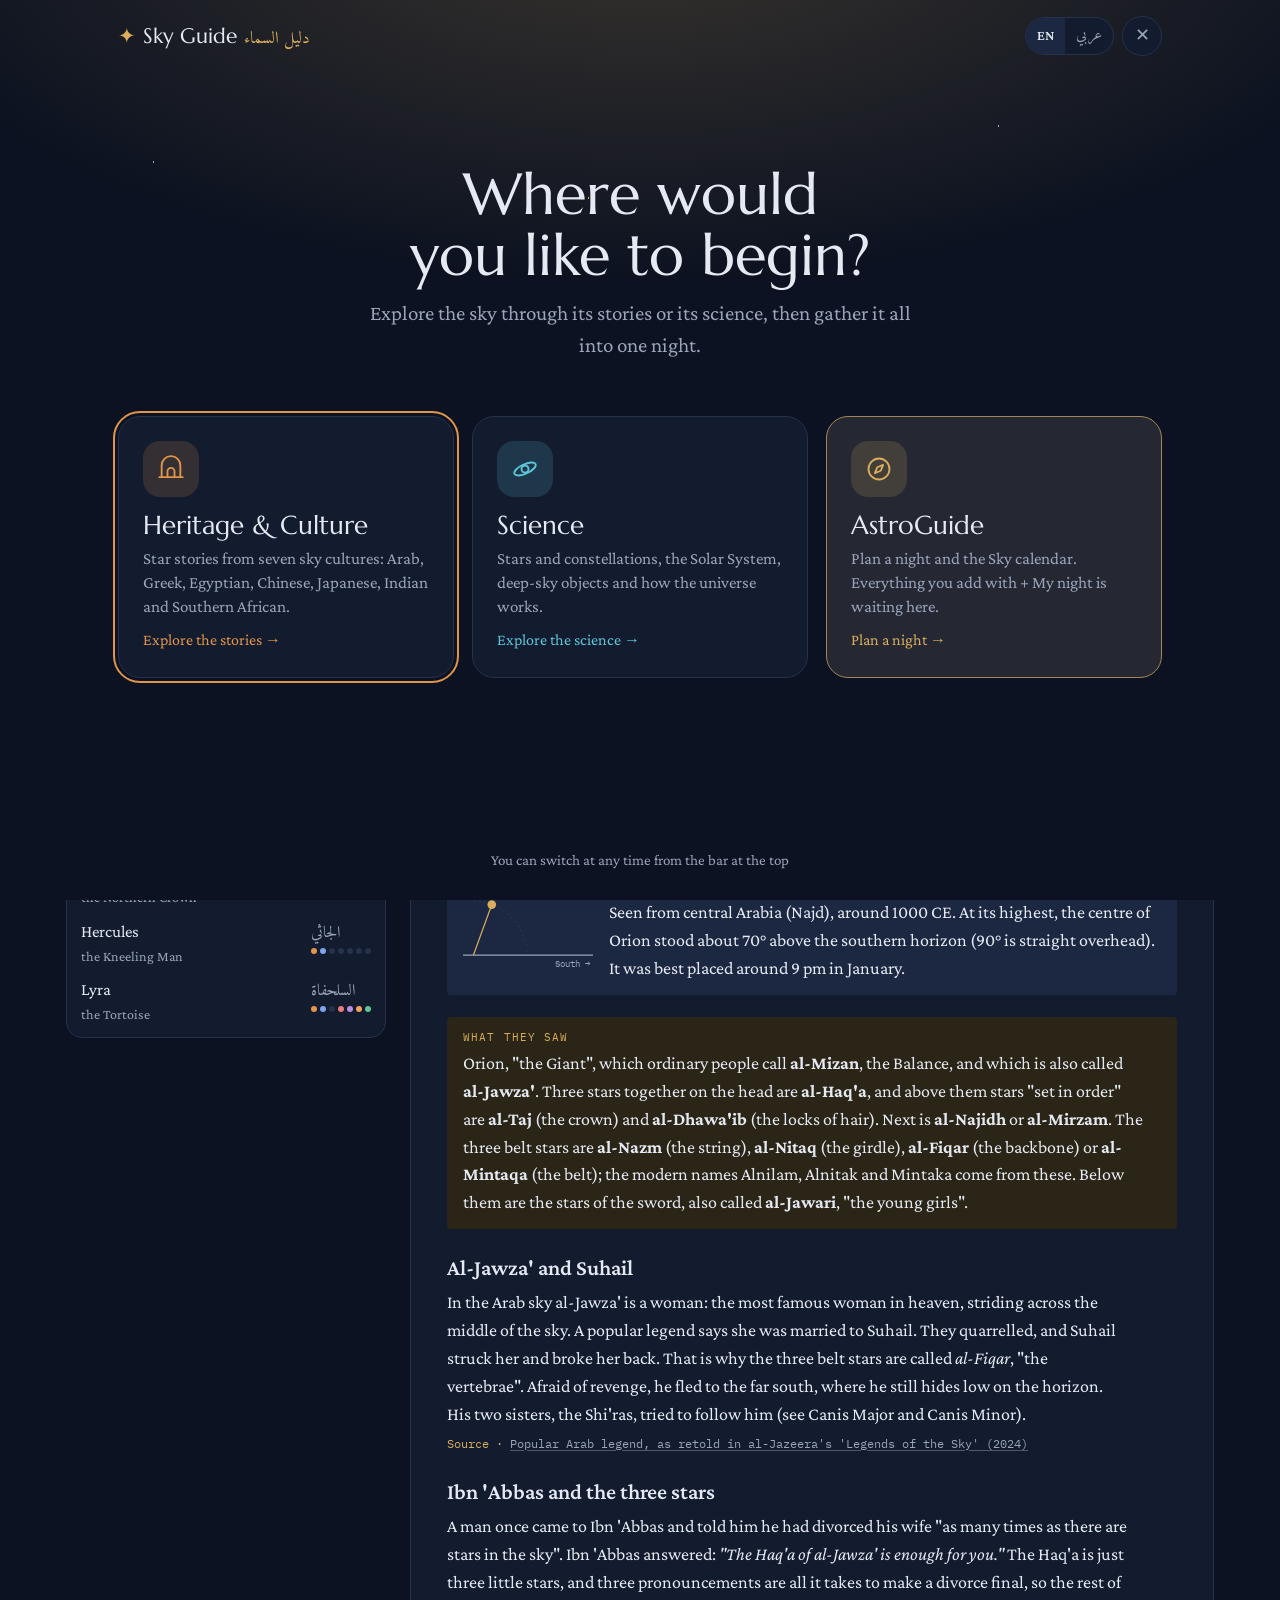
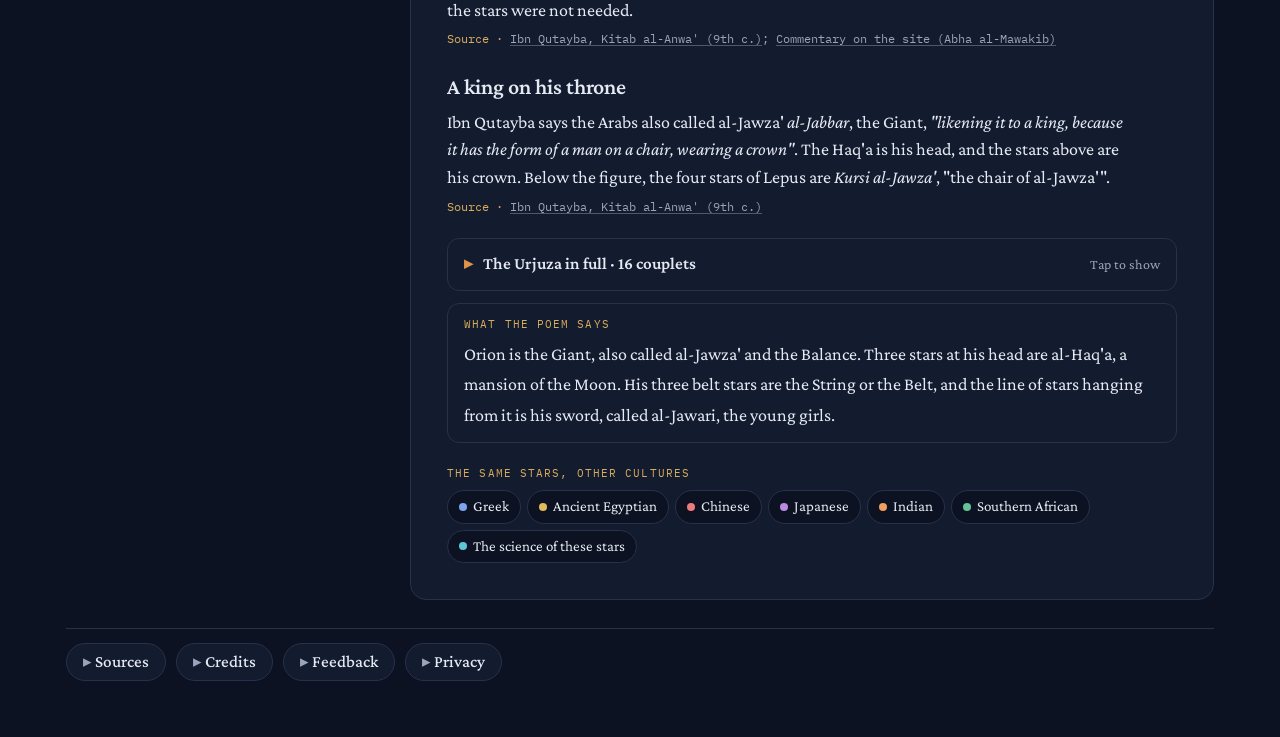
<file: index.html>
<!doctype html>
<html lang="en">
<head>
<meta charset="utf-8">
<meta name="viewport" content="width=device-width, initial-scale=1, viewport-fit=cover">
<title>Sky Guide</title>
<link rel="manifest" href="manifest.webmanifest">
<meta name="theme-color" content="#121a33">
<meta name="mobile-web-app-capable" content="yes">
<meta name="apple-mobile-web-app-capable" content="yes">
<meta name="apple-mobile-web-app-status-bar-style" content="black">
<meta name="apple-mobile-web-app-title" content="Sky Guide">
<link rel="apple-touch-icon" href="icons/apple-touch-icon.png">
<link rel="icon" type="image/png" sizes="192x192" href="icons/icon-192.png">
<script>try{var ic=localStorage.getItem('osms-icon');if(ic&&/^[a-z]+$/.test(ic)&&ic!=='classic'){document.querySelector('link[rel=manifest]').href='manifest-'+ic+'.webmanifest';document.querySelector('link[rel=apple-touch-icon]').href='icons/choice/'+ic+'-180.png';}window.__iconAtLoad=ic||'classic';}catch(e){window.__iconAtLoad='classic';}</script>
<meta name="claude:viewport-fit-sides" content="cover">
<link rel="stylesheet" href="assets/site.b1e5af79.css">
<script>/* outside the real site (for example a preview), the font files are not next to the page, so borrow them from Google Fonts */
if (!/^(yousef-ay12\.github\.io|localhost|127\.0\.0\.1)$/.test(location.hostname)) { var gf = document.createElement('link'); gf.rel = 'stylesheet'; gf.href = "https://fonts.googleapis.com/css2?family=Marcellus&family=Crimson+Pro:ital,wght@0,400;0,600;1,400&family=IBM+Plex+Mono:wght@400;500&family=Amiri:wght@400;700&family=Noto+Serif:ital@0;1&family=Noto+Serif+SC:wght@400&family=Noto+Serif+JP:wght@400&family=Tiro+Devanagari+Sanskrit&display=swap"; document.head.appendChild(gf); }</script>
</head>
<body>

<header class="top" id="top"><div class="hd-in">
    <h1 class="brand"><button type="button" id="brandbtn" class="brandbtn"><span class="b-star" aria-hidden="true">✦</span><span class="b-en">Sky Guide</span><span class="b-ar" lang="ar">دليل السماء</span></button></h1>
    <nav class="mainnav" id="mainnav" aria-label="Sections"></nav>
    <div class="hdtools">
      <div class="hlang" role="group" aria-label="Language"><button type="button" data-hlang="en" aria-pressed="true">EN</button><button type="button" data-hlang="ar" lang="ar" aria-pressed="false">عربي</button></div>
      <button type="button" class="setbtn skyhd" id="skyhd" data-psky="" aria-label="Sky map" title="Sky map: point your phone at the sky"><svg aria-hidden="true" width="18" height="18" viewBox="0 0 24 24" fill="none" stroke="currentColor" stroke-width="1.8" stroke-linecap="round" stroke-linejoin="round"><circle cx="12" cy="12" r="9"/><path d="M12 7.2l1.3 2.7 3 .4-2.2 2 .6 2.9L12 13.8l-2.7 1.4.6-2.9-2.2-2 3-.4z"/></svg><span class="setlbl">Sky map</span></button>
      <button type="button" class="setbtn kidhd" id="kidhd" data-kid aria-pressed="false" hidden><span aria-hidden="true">🧒</span><span class="setlbl">For kids</span></button>
      <button type="button" class="setbtn srchbtn" id="srchbtn" aria-label="Search the whole site"><svg aria-hidden="true" width="18" height="18" viewBox="0 0 24 24" fill="none" stroke="currentColor" stroke-width="2" stroke-linecap="round"><circle cx="11" cy="11" r="7"/><path d="M20 20l-4-4"/></svg><span class="setlbl">Search</span></button>
      <button type="button" class="setbtn" id="setbtn" aria-expanded="false" aria-controls="setpanel"><svg aria-hidden="true" width="18" height="18" viewBox="0 0 24 24" fill="none" stroke="currentColor" stroke-width="1.8" stroke-linecap="round"><path d="M4 7h10M18 7h2M4 17h4M12 17h8"/><circle cx="16" cy="7" r="2"/><circle cx="10" cy="17" r="2"/></svg><span class="setlbl">Settings</span></button>
    </div>
</div></header>
<div class="wrap">
  <div class="setpanel" id="setpanel" hidden>
    <div class="topmeta">
      <label class="skins" for="bgsel">Background
        <select id="bgsel">
          <option value="">Plain</option>
          <option value="stars">Starfield</option>
          <option value="milky">Milky Way glow</option>
          <option value="desert">Desert night</option>
          <option value="twilight">Twilight</option>
          <option value="chart">Star-chart paper</option>
          <option value="aurora">Aurora</option>
          <option value="nebula">Nebula</option>
          <option value="moon">Moonlit night</option>
          <option value="map">Constellation map</option>
          <option value="arabian">Arabian night</option>
          <option value="dawn">Dawn</option>
        </select>
      </label>
      <label class="skins" for="skin">Screen
        <select id="skin">
          <option value="">Automatic</option>
          <option value="light">Light</option>
          <option value="dark">Dark</option>
          <option value="black">Black</option>
          <option value="sepia">Sepia</option>
          <option value="red">Night red (for stargazing)</option>
        </select>
      </label>
      <div class="hbrow"><button type="button" class="tourbtn" id="tourbtn" aria-label="How to use this page: a step-by-step tour"><span aria-hidden="true">?</span> How to use</button>
      <button type="button" class="tourbtn" id="installbtn" hidden aria-label="Install Sky Guide as an app on this device"><span aria-hidden="true">↓</span> Install app</button>
      <button type="button" class="tourbtn" id="iconbtn" hidden aria-label="Change the Sky Guide app icon"><span aria-hidden="true">◐</span> Change icon</button>
      <button type="button" class="tourbtn" id="picsavebtn"><span aria-hidden="true">⤓</span> Save pictures for offline</button></div>
      <div class="count" id="count"></div>
    </div>
  </div>

  <div class="qzpromo" id="qzpromo" role="region" aria-label="Quiz" hidden></div>
  <nav class="subnav" id="subnav" aria-label="Pages in this section"></nav>

  <div class="layout">
    <details class="index" id="index" open>
      <summary><span>Constellations</span><span class="cur" id="curName"></span><span class="chev" aria-hidden="true">▾</span></summary>
      <div class="search"><label for="q" class="sect-lbl">Search</label><input id="q" type="search" placeholder="Orion, Pleiades, الثريا…" autocomplete="off"></div>
      <div class="list" id="list" role="list"></div>
    </details>
    <main class="card" id="card" aria-live="polite"><div id="nojs" class="none-box"><p><b>Loading the Sky Guide…</b></p><p>If this message stays, the app you opened the file in is only previewing it and does not run the page. Open the file in a web browser instead: Chrome, Safari, Edge or Firefox. On a phone, tap Share or ⋮ and choose “Open in Chrome” or “Open in Safari”.</p><p dir="rtl" lang="ar" style="font-family:var(--f-ar)">إذا بقيت هذه الرسالة ظاهرة، فالتطبيق الذي فتحت فيه الملف يعرض معاينة فقط ولا يشغّل الصفحة. افتح الملف في متصفح ويب مثل كروم أو سفاري أو إيدج أو فايرفوكس. على الهاتف اضغط «مشاركة» أو ⋮ واختر «فتح في كروم» أو «فتح في سفاري».</p></div></main>
  </div>

  <div class="srcrow" role="tablist"><button type="button" class="srctab" data-sp="sources" aria-expanded="false" aria-controls="sources"><span lang="en">Sources</span><span lang="ar">المصادر</span></button><button type="button" class="srctab" data-sp="credits" aria-expanded="false" aria-controls="credits"><span lang="en">Credits</span><span lang="ar">الإعداد</span></button><button type="button" class="srctab" data-sp="feedback" aria-expanded="false" aria-controls="feedback"><span lang="en">Feedback</span><span lang="ar">ملاحظاتك</span></button><button type="button" class="srctab" data-sp="privacy" aria-expanded="false" aria-controls="privacy"><span lang="en">Privacy</span><span lang="ar">الخصوصية</span></button></div>
  <section class="srcs" id="sources" hidden>
    <div class="srcbody">
      <p class="srcnote">Every story, verse and fact on this page comes from the sources below. Tap a name to open it. Each story also names its own source underneath it.</p>
      <div class="srcgrid">
        <section><h3>Arab sky <span lang="ar">سماء العرب</span></h3><ul><li><a href="https://kutaibaa-akraa.github.io/urjuzah/" target="_blank" rel="noopener">Ibn al-Sufi, Urjuzat al-Kawakib (around 1000 CE), with the commentary Abha al-Mawakib fi Sharh Urjuzat al-Kawakib by Kutaiba Akraa</a></li><li><a href="https://github.com/OpenITI/0300AH/tree/master/data/0276IbnQutaybaDinawari/0276IbnQutaybaDinawari.AnwaFiMawasim" target="_blank" rel="noopener">Ibn Qutayba, Kitab al-Anwa&#x27; (9th century), OpenITI text</a></li><li><a href="https://github.com/OpenITI/0425AH/tree/master/data/0421IbnMuhammadMarzuqi/0421IbnMuhammadMarzuqi.AzminaWaAmkina" target="_blank" rel="noopener">al-Marzuqi, al-Azmina wa al-Amkina (11th century), OpenITI text</a></li><li><a href="https://github.com/OpenITI/0525AH/tree/master/data/0518IbnMuhammadMaydaniNaysaburi/0518IbnMuhammadMaydaniNaysaburi.MajmacAmthal" target="_blank" rel="noopener">al-Maydani, Majma&#x27; al-Amthal (12th century), OpenITI text</a></li><li><a href="https://en.wikipedia.org/wiki/The_Book_of_Fixed_Stars" target="_blank" rel="noopener">al-Sufi, The Book of Fixed Stars (964)</a></li><li><a href="https://en.wikipedia.org/wiki/Al-Mu%27jam_al-Kabir_(Al-Tabarani)" target="_blank" rel="noopener">al-Tabarani, al-Mu&#x27;jam al-Kabir</a></li><li><a href="https://doc.aljazeera.net/science-and-tech/2024/1/4/%D8%A3%D8%B3%D8%A7%D8%B7%D9%8A%D8%B1-%D8%A7%D9%84%D8%B3%D9%85%D8%A7%D8%A1-%D8%AB%D8%A3%D8%B1-%D9%88%D8%B9%D8%B4%D9%82-%D9%88%D8%A7%D8%BA%D8%AA%D9%8A%D8%A7%D9%84%D8%A7%D8%AA" target="_blank" rel="noopener">Al Jazeera, &#x27;Legends of the sky&#x27; (2024)</a></li><li>Kitab al-Sama&#x27; (printed book, not online)</li><li>Popular Bedouin tradition, as told by Saudi and Gulf sky-watchers</li></ul></section>
        <section><h3>The Quran <span lang="ar">القرآن الكريم</span></h3><ul><li><a href="https://tanzil.net/" target="_blank" rel="noopener">Quran text, Hafs reading: Tanzil</a></li><li><a href="https://github.com/risan/quran-json" target="_blank" rel="noopener">Quran JSON (the copy of the Tanzil text used here)</a></li></ul></section>
        <section><h3>Greek sky <span lang="ar">سماء الإغريق</span></h3><ul><li><a href="https://en.wikipedia.org/wiki/Catasterismi" target="_blank" rel="noopener">Pseudo-Eratosthenes, Catasterismi</a></li><li><a href="https://en.wikipedia.org/wiki/De_astronomia" target="_blank" rel="noopener">Hyginus, De Astronomia</a></li><li><a href="https://ovid.lib.virginia.edu/trans/Ovhome.htm" target="_blank" rel="noopener">Ovid, Metamorphoses (translation by A. S. Kline)</a></li><li><a href="https://poetryintranslation.com/klineasfasti.php" target="_blank" rel="noopener">Ovid, Fasti (translation by A. S. Kline)</a></li><li><a href="https://catalog.perseus.org/catalog/urn:cts:greekLit:tlg0653.tlg001.opp-eng1" target="_blank" rel="noopener">Aratus, Phaenomena (Perseus)</a></li><li><a href="https://catalog.perseus.org/catalog/urn:cts:greekLit:tlg0012.tlg001" target="_blank" rel="noopener">Homer, Iliad (Perseus)</a></li><li><a href="https://catalog.perseus.org/catalog/urn:cts:greekLit:tlg0020.tlg002" target="_blank" rel="noopener">Hesiod, Works and Days (Perseus)</a></li><li><a href="https://en.wikipedia.org/wiki/Midnight_poem" target="_blank" rel="noopener">Sappho, the &#x27;Midnight poem&#x27;</a></li><li><a href="https://en.wikipedia.org/wiki/Almagest" target="_blank" rel="noopener">Ptolemy, Almagest</a></li><li><a href="https://en.wikipedia.org/wiki/Astronomica_(Manilius)" target="_blank" rel="noopener">Manilius, Astronomica</a></li></ul></section>
        <section><h3>Chinese sky <span lang="ar">سماء الصين</span></h3><ul><li><a href="https://ctext.org/shiji/tian-guan-shu/zh" target="_blank" rel="noopener">Sima Qian, Shiji, &#x27;Book of the Celestial Offices&#x27; (Chinese Text Project)</a></li><li><a href="https://ctext.org/analects/wei-zheng" target="_blank" rel="noopener">Confucius, Analects, book 2 (Chinese Text Project)</a></li><li><a href="https://ctext.org/chun-qiu-zuo-zhuan/zhao-gong" target="_blank" rel="noopener">Zuo zhuan, Duke Zhao (Chinese Text Project)</a></li><li><a href="https://ctext.org/book-of-poetry/chou-mou" target="_blank" rel="noopener">Book of Songs (Shijing), &#x27;Choumou&#x27; (Chinese Text Project)</a></li><li><a href="https://en.wikipedia.org/wiki/Soushen_Ji" target="_blank" rel="noopener">Gan Bao, Soushen ji</a></li><li><a href="https://en.wikipedia.org/wiki/Nineteen_Old_Poems" target="_blank" rel="noopener">Nineteen Old Poems (Han dynasty)</a></li><li><a href="https://www.cn-poetry.com/dufu-poetry/friend-wei.html" target="_blank" rel="noopener">Du Fu, &#x27;To My Retired Friend Wei&#x27; (759)</a></li><li><a href="https://en.wikipedia.org/wiki/Su_Shi" target="_blank" rel="noopener">Su Shi</a></li><li><a href="https://en.wikipedia.org/wiki/The_Cowherd_and_the_Weaver_Girl" target="_blank" rel="noopener">The Cowherd and the Weaver Girl</a></li><li><a href="https://en.wikipedia.org/wiki/Old_Man_of_the_South_Pole" target="_blank" rel="noopener">Old Man of the South Pole</a></li><li><a href="https://en.wikipedia.org/wiki/Four_Symbols" target="_blank" rel="noopener">The Four Symbols</a></li></ul></section>
        <section><h3>Ancient Egyptian sky <span lang="ar">سماء مصر القديمة</span></h3><ul><li><a href="https://egyptianstreets.com/2024/01/19/ancient-egyptian-constellations-and-the-myths-behind-them/" target="_blank" rel="noopener">Egyptian Streets, &#x27;Ancient Egyptian constellations and the myths behind them&#x27; (2024)</a></li><li><a href="https://en.wikipedia.org/wiki/Dendera_zodiac" target="_blank" rel="noopener">The Dendera zodiac</a></li><li><a href="https://en.wikipedia.org/wiki/Pyramid_Texts" target="_blank" rel="noopener">The Pyramid Texts</a></li><li>Meskhetyu (the Big Dipper as the bull&#x27;s foreleg)</li></ul></section>
        <section><h3>Indian sky <span lang="ar">سماء الهند</span></h3><ul><li><a href="https://sacred-texts.com/hin/rigveda/rv01024.htm" target="_blank" rel="noopener">Rig Veda 1.24 (translation by R. T. H. Griffith)</a></li><li><a href="https://en.wikipedia.org/wiki/Aitareya_Brahmana" target="_blank" rel="noopener">Aitareya Brahmana</a></li><li><a href="https://sacred-texts.com/hin/maha/" target="_blank" rel="noopener">Mahabharata (translation by K. M. Ganguli)</a></li><li><a href="https://sacred-texts.com/hin/rama/" target="_blank" rel="noopener">Ramayana (translation by R. T. H. Griffith)</a></li><li><a href="https://sacred-texts.com/hin/vp/" target="_blank" rel="noopener">Vishnu Purana (translation by H. H. Wilson)</a></li><li><a href="https://en.wikipedia.org/wiki/Puranas" target="_blank" rel="noopener">The Puranas</a></li><li><a href="https://en.wikipedia.org/wiki/Bhagavata_Purana" target="_blank" rel="noopener">Bhagavata Purana</a></li><li><a href="https://en.wikipedia.org/wiki/Skanda_Purana" target="_blank" rel="noopener">Skanda Purana</a></li><li><a href="https://en.wikipedia.org/wiki/Agastya" target="_blank" rel="noopener">Agastya</a></li><li><a href="https://en.wikipedia.org/wiki/Saptarshi" target="_blank" rel="noopener">Saptarishi</a></li><li><a href="https://en.wikipedia.org/wiki/Mrigash%C4%ABra" target="_blank" rel="noopener">Mrigashira</a></li><li><a href="https://en.wikipedia.org/wiki/Jyeshtha_(nakshatra)" target="_blank" rel="noopener">Jyeshtha (nakshatra)</a></li><li><a href="https://en.wikipedia.org/wiki/Nakshatra" target="_blank" rel="noopener">Nakshatra (the lunar mansions, including Chitra)</a></li><li><a href="https://en.wikipedia.org/wiki/Crux" target="_blank" rel="noopener">Crux</a></li></ul></section>
        <section><h3>Japanese sky <span lang="ar">سماء اليابان</span></h3><ul><li><a href="https://en.wikipedia.org/wiki/H%C5%8Dei_Nojiri" target="_blank" rel="noopener">Hōei Nojiri, collector of Japanese star folklore</a></li><li><a href="https://en.wikipedia.org/wiki/The_Pillow_Book" target="_blank" rel="noopener">Sei Shōnagon, The Pillow Book (around 1000)</a></li><li><a href="https://en.wikipedia.org/wiki/Pleiades" target="_blank" rel="noopener">The Pleiades (Subaru)</a></li></ul></section>
        <section><h3>Southern African sky <span lang="ar">سماء جنوب أفريقيا</span></h3><ul><li><a href="https://assa.saao.ac.za/astronomy-in-south-africa/ethnoastronomy/" target="_blank" rel="noopener">Astronomical Society of Southern Africa, &#x27;African Ethnoastronomy&#x27;</a></li><li><a href="https://assa.saao.ac.za/wp-content/uploads/sites/23/2014/08/Venus-Rising-2014-P-G-Alcock.pdf" target="_blank" rel="noopener">P. G. Alcock, Venus Rising: South African Astronomical Beliefs, Customs and Observations (2014, free PDF)</a></li><li><a href="https://www.rmg.co.uk/stories/space-astronomy/south-african-star-myths" target="_blank" rel="noopener">Royal Museums Greenwich, &#x27;South African star myths&#x27;</a></li><li><a href="https://lloydbleekcollection.cs.uct.ac.za/" target="_blank" rel="noopener">The Lloyd and Bleek Collection, University of Cape Town (the /Xam notebooks)</a></li></ul></section>
        <section><h3>Star charts and science <span lang="ar">خرائط النجوم والعلم</span></h3><ul><li><a href="https://esawebb.org/copyright" target="_blank" rel="noopener">James Webb Space Telescope pictures of deep-sky objects: ESA/Webb, NASA and CSA, CC BY 4.0 (each picture shows its own credit line)</a></li><li><a href="https://github.com/ofrohn/d3-celestial" target="_blank" rel="noopener">d3-celestial star and constellation data (star charts)</a></li><li><a href="https://github.com/astronexus/HYG-Database" target="_blank" rel="noopener">HYG star catalogue 4.1 (distances, brightness, colour)</a></li><li><a href="https://github.com/brettonw/YaleBrightStarCatalog" target="_blank" rel="noopener">Yale Bright Star Catalogue (star types and double stars)</a></li><li><a href="https://github.com/mattiaverga/OpenNGC" target="_blank" rel="noopener">OpenNGC (galaxies, clusters and nebulae)</a></li><li><a href="https://exoplanetarchive.ipac.caltech.edu/" target="_blank" rel="noopener">NASA Exoplanet Archive (planets around other stars)</a></li><li><a href="https://github.com/OpenExoplanetCatalogue/oec_gzip" target="_blank" rel="noopener">Open Exoplanet Catalogue (the copy of the NASA list used here)</a></li><li><a href="https://nssdc.gsfc.nasa.gov/planetary/planetfact.html" target="_blank" rel="noopener">NASA planetary fact sheets</a></li><li><a href="https://solarsystem.nasa.gov/moons/overview/" target="_blank" rel="noopener">NASA, Moons of the Solar System</a></li><li><a href="https://minorplanetcenter.org/iau/NatSats/NaturalSatellites.html" target="_blank" rel="noopener">IAU Minor Planet Center, natural satellites (moon counts)</a></li><li><a href="https://solarsystem.nasa.gov/" target="_blank" rel="noopener">NASA Solar System Exploration (planet facts)</a></li><li><a href="https://arxiv.org/abs/1008.3913" target="_blank" rel="noopener">G. Torres (2010), bolometric corrections used for star sizes</a></li><li><a href="https://en.wikipedia.org/wiki/IAU_designated_constellations" target="_blank" rel="noopener">IAU designated constellations</a></li></ul></section>
        <section><h3>Deep-sky objects <span lang="ar">الأجرام السماوية العميقة</span></h3><ul><li><a href="https://science.nasa.gov/mission/hubble/science/explore-the-night-sky/hubble-messier-catalog/" target="_blank" rel="noopener">NASA, Hubble's Messier Catalog</a></li><li><a href="https://science.nasa.gov/mission/hubble/science/explore-the-night-sky/hubble-caldwell-catalog/" target="_blank" rel="noopener">NASA, Hubble's Caldwell Catalog</a></li><li><a href="https://esahubble.org/" target="_blank" rel="noopener">ESA/Hubble</a></li><li><a href="https://www.eso.org/public/news/eso0905/" target="_blank" rel="noopener">ESO, the Carina Nebula (eso0905)</a></li><li><a href="https://noirlab.edu/public/" target="_blank" rel="noopener">NOIRLab</a></li><li><a href="https://eventhorizontelescope.org/" target="_blank" rel="noopener">Event Horizon Telescope (the M87 black hole)</a></li><li><a href="https://en.wikipedia.org/wiki/Abd_al-Rahman_al-Sufi" target="_blank" rel="noopener">Al-Sufi and the Andromeda Galaxy (964)</a></li><li><a href="https://en.wikipedia.org/wiki/Brocchi%27s_Cluster" target="_blank" rel="noopener">Brocchi's Cluster (the Coathanger)</a></li><li><a href="https://en.wikipedia.org/wiki/IC_2391" target="_blank" rel="noopener">IC 2391 (Omicron Velorum Cluster)</a></li><li><a href="https://commons.wikimedia.org/" target="_blank" rel="noopener">Wikimedia Commons (the photos; each has its own author and licence)</a></li><li><a href="https://alasky.cds.unistra.fr/hips-image-services/hips2fits" target="_blank" rel="noopener">CDS hips2fits, Strasbourg (sky-survey pictures)</a></li><li><a href="https://archive.stsci.edu/dss/acknowledging.html" target="_blank" rel="noopener">Digitized Sky Survey (DSS2), STScI: acknowledgement</a></li><li><a href="https://github.com/mattiaverga/OpenNGC" target="_blank" rel="noopener">OpenNGC (positions and sizes of the objects)</a></li></ul></section>
        <section><h3>Sky calendar and tour planner <span lang="ar">تقويم السماء ومخطط الجولة</span></h3><ul><li><a href="https://ssd.jpl.nasa.gov/planets/approx_pos.html" target="_blank" rel="noopener">NASA JPL, approximate positions of the planets</a></li><li><a href="https://scilit.com/publications/51fd7a0c8a0349e0fc83a6c83259052f" target="_blank" rel="noopener">K. Krisciunas and B. Schaefer (1991), a model of the brightness of moonlight</a></li><li><a href="https://unihedron.com/forum/index.php?topic=40.0" target="_blank" rel="noopener">Sky quality meter readings to faintest visible star (Unihedron)</a></li><li><a href="https://www.ecmwf.int/en/forecasts/datasets/open-data" target="_blank" rel="noopener">ECMWF open data: IFS weather forecasts, CC BY 4.0 (weather for the night)</a></li><li><a href="https://open-meteo.com/" target="_blank" rel="noopener">Open-Meteo weather API (delivers the ECMWF forecasts), CC BY 4.0</a></li><li><a href="https://www.ncm.gov.sa/" target="_blank" rel="noopener">National Center for Meteorology, Saudi Arabia (official forecasts and warnings)</a></li><li><a href="https://darksky.org/" target="_blank" rel="noopener">DarkSky International, certified dark-sky places</a></li><li><a href="https://darksky.org/news/alula-manara-and-algharameel-nature-reserves-officially-named-as-saudi-arabias-and-gccs-first-ever-dark-sky-park-in-boost-to-astronomy-and-astrotourism-ambitions/" target="_blank" rel="noopener">AlUla dark-sky reserves (DarkSky International)</a></li></ul></section>
      </div>
    </div>
  </section>
  <section class="srcs" id="feedback" hidden><div class="srcbody" id="fbbox"></div></section>
  <section class="srcs" id="privacy" hidden><div class="srcbody privacy">
    <div class="pv" lang="en">
      <h3>Privacy</h3>
      <p><b>No accounts, no ads, no tracking, no cookies.</b> Sky Guide never asks for your location, camera, contacts or files.</p>
      <p><b>What stays on your device:</b> your saved lists, Plan a night, the place and date you chose, your quiz scores, and your settings (language, screen colour, kids mode, app icon). They are kept only in your browser or app. Nobody else, including the site's maker, can see them. Clearing the site's data or removing the app deletes them.</p>
      <p><b>When something goes online:</b></p>
      <ul>
        <li><b>Opening the site:</b> GitHub Pages, which hosts it, receives the usual connection details any website gets, such as your IP address.</li>
        <li><b>Deep-sky and Cosmology pictures:</b> when you open a catalogue or a Cosmology topic, pictures are loaded from Wikipedia/Wikimedia Commons and, if needed, the CDS sky-survey service (Strasbourg) or STScI. They receive the usual connection details and which picture is requested.</li>
        <li><b>View in Stellarium Web</b> (only when you tap it): Stellarium's site receives the object, the date, and the city you picked from the list (not your real location).</li>
        <li><b>Weather</b> (when you open the Sky calendar or Plan a night): Open-Meteo, the weather service, receives the position of the city you picked from the list (not your real location) and the usual connection details.</li>
        <li><b>Feedback</b> (only when you send it): what you type (name, type, message, and email if you choose to give it), plus the city and language you picked, goes to the site maker's Google Form.</li>
      </ul>
      <p><b>The app:</b> installing Sky Guide adds a small web app to your phone. It has no permissions and runs nothing in the background. It keeps a copy of the site so it works offline.</p>
    </div>
    <div class="pv" lang="ar" dir="rtl">
      <h3>الخصوصية</h3>
      <p><b>لا حسابات ولا إعلانات ولا تتبّع ولا ملفات تعريف ارتباط.</b> لا يطلب Sky Guide موقعك ولا الكاميرا ولا جهات الاتصال ولا ملفاتك.</p>
      <p><b>ما يبقى على جهازك:</b> قوائمك المحفوظة، وخطة «خطّط لليلتك»، والمكان والتاريخ اللذان اخترتهما، ونتائج الاختبار، وإعداداتك (اللغة ولون الشاشة ووضع الأطفال وأيقونة التطبيق). تُحفظ في متصفحك أو التطبيق فقط، ولا يستطيع أحد غيرك رؤيتها، ولا حتى معدّ الموقع. ويحذفها مسح بيانات الموقع أو حذف التطبيق.</p>
      <p><b>متى يتصل الموقع بالإنترنت:</b></p>
      <ul>
        <li><b>عند فتح الموقع:</b> يتلقى GitHub Pages الذي يستضيفه بيانات الاتصال المعتادة التي يتلقاها أي موقع، مثل عنوان IP.</li>
        <li><b>صور الأجرام العميقة وعلم الكون:</b> عند فتح فهرس أو موضوع في «علم الكون» تُحمَّل الصور من ويكيبيديا وويكيميديا كومنز، وعند الحاجة من خدمة مسح السماء في مركز CDS بستراسبورغ أو STScI، فتتلقى بيانات الاتصال المعتادة واسم الصورة المطلوبة.</li>
        <li><b>«اعرضه في Stellarium Web»</b> (عند الضغط عليه فقط): يتلقى موقع Stellarium الجرم والتاريخ والمدينة التي اخترتها من القائمة، لا موقعك الحقيقي.</li>
        <li><b>الطقس</b> (عند فتح تقويم السماء أو «خطّط لليلتك»): تتلقى خدمة الطقس Open-Meteo موقع المدينة التي اخترتها من القائمة، لا موقعك الحقيقي، مع بيانات الاتصال المعتادة.</li>
        <li><b>الملاحظات</b> (عند الإرسال فقط): ما تكتبه (الاسم والنوع والرسالة، والبريد إن اخترت كتابته)، مع المدينة واللغة اللتين اخترتهما، يُرسل إلى نموذج Google الخاص بمعدّ الموقع.</li>
      </ul>
      <p><b>التطبيق:</b> تثبيت Sky Guide يضيف تطبيق ويب صغيرًا إلى هاتفك، بلا أي صلاحيات، ولا يعمل في الخلفية، ويحتفظ بنسخة من الموقع ليعمل دون إنترنت.</p>
    </div>
  </div></section>
  <section class="srcs" id="credits" hidden>
    <div class="srcbody">
      <footer class="credit">
        <span class="en" lang="en">Made by <strong>Yousef Abdulfattah</strong>, Astronomy-Specialist, from Saudi Arabia. This page was generated with AI (Claude, by Anthropic). Stories and translations may contain mistakes, so check the sources shown under each story.</span>
        <span class="ar" lang="ar">إعداد <strong>يوسف عبد الفتاح</strong>، أخصائي فلك، من المملكة العربية السعودية. أُنشئت هذه الصفحة بالذكاء الاصطناعي، وقد تحتوي القصص والترجمات على أخطاء، فارجع إلى المصادر المذكورة.</span>
      </footer>
    </div>
  </section>
</div>

<script>
window.addEventListener('error', function (e) {
  var c = document.getElementById('card'); if (!c || (c.textContent && !document.getElementById('nojs'))) return;
  var d = document.createElement('p'); d.style.cssText = 'color:#b33a3a;font-family:monospace;font-size:13px';
  d.textContent = 'Error: ' + (e.message || 'unknown') + (e.lineno ? ' (line ' + e.lineno + ')' : '') + '. Try a recent version of Chrome, Safari, Edge or Firefox.';
  c.appendChild(d);
});
window.PSKY_SRC = "assets/pointsky.c0c03ef6.js";
</script>
<script src="assets/stories.57e18de0.js" defer></script>
<script src="assets/sky.b3f4f751.js" defer></script>
<script src="assets/app.a6688ec6.js" defer></script>
</body>
</html>
</file>
<file: assets/site.b1e5af79.css>
@font-face{font-family:Marcellus;src:url(../fonts/marcellus.woff) format("woff");font-weight:400;font-display:swap}@font-face{font-family:Crimson Pro;src:url(../fonts/crimsonpro.woff) format("woff");font-weight:200 900;font-style:normal;font-display:swap}@font-face{font-family:Crimson Pro;src:url(../fonts/crimsonpro-italic.woff) format("woff");font-weight:200 900;font-style:italic;font-display:swap}@font-face{font-family:IBM Plex Mono;src:url(../fonts/plexmono-400.woff) format("woff");font-weight:400;font-display:swap}@font-face{font-family:IBM Plex Mono;src:url(../fonts/plexmono-500.woff) format("woff");font-weight:500 700;font-display:swap}@font-face{font-family:Amiri;src:url(../fonts/amiri-400.woff) format("woff");font-weight:400;font-display:swap}@font-face{font-family:Amiri;src:url(../fonts/amiri-700.woff) format("woff");font-weight:600 900;font-display:swap}@font-face{font-family:Tiro Devanagari Sanskrit;src:url(../fonts/tiro-sanskrit.woff) format("woff");font-weight:400;font-display:swap;unicode-range:U+0900-097F,U+1CD0-1CFF,U+A8E0-A8FF,U+200C-200D,U+25CC}:root{--bg: #eef1f5;--panel: #ffffff;--ink: #18213a;--muted: #5a6479;--line: #d4dae5;--accent: #8f6418;--accent-soft: #f3e9d4;--sel: #e6ebf3;--sky: #121a33;--sky-star: #f4f1e6;--sky-line: #d9ad5c;--sky-label: #c3cbe0;--c-arab: #a2601a;--c-greek: #2f5aa8;--c-egypt: #b2862a;--c-china: #b33a3a;--c-japan: #7a4a9c;--c-india: #c46a1c;--c-safrica: #2f7d5b;--c-science: #18788a;--c-cal: #6a4fb3;--f-display: "Marcellus", "Cormorant Garamond", Georgia, serif;--f-body: "Crimson Pro", "Noto Serif", Georgia, serif;--f-mono: "IBM Plex Mono", ui-monospace, Menlo, monospace;--f-ar: "Amiri", "Noto Naskh Arabic", "Geeza Pro", serif;--f-el: "Noto Serif", "Crimson Pro", Georgia, serif;--f-zh: "Noto Serif SC", "Songti SC", "SimSun", serif;--f-ja: "Noto Serif JP", "Hiragino Mincho ProN", "Yu Mincho", serif;--f-sa: "Tiro Devanagari Sanskrit", "Noto Serif Devanagari", serif}@media(prefers-color-scheme:dark){:root:not([data-theme=light]){--bg: #0c1221;--panel: #131b2f;--ink: #e5e9f2;--muted: #9aa4ba;--line: #26314b;--accent: #d9ad5c;--accent-soft: #2a2516;--sel: #1c2742;--sky: #060a14;--c-arab: #e0954a;--c-greek: #7da2ef;--c-egypt: #e0bb5c;--c-china: #ec7b7b;--c-japan: #b98ce0;--c-india: #f0a061;--c-safrica: #62c497;--c-science: #5cc6d6;--c-cal: #a891f0;color-scheme:dark}}:root[data-theme=dark]{--bg: #0c1221;--panel: #131b2f;--ink: #e5e9f2;--muted: #9aa4ba;--line: #26314b;--accent: #d9ad5c;--accent-soft: #2a2516;--sel: #1c2742;--sky: #060a14;--c-arab: #e0954a;--c-greek: #7da2ef;--c-egypt: #e0bb5c;--c-china: #ec7b7b;--c-japan: #b98ce0;--c-india: #f0a061;--c-safrica: #62c497;--c-science: #5cc6d6;--c-cal: #a891f0;color-scheme:dark}:root[data-skin=light]{--bg: #f6f7fa;--panel: #ffffff;--ink: #141b2f;--muted: #576075;--line: #d9dee8;--accent: #8f6418;--accent-soft: #f4ecda;--sel: #e8edf5;--sky: #121a33;color-scheme:light}:root[data-skin=dark]{--bg: #0c1221;--panel: #131b2f;--ink: #e5e9f2;--muted: #9aa4ba;--line: #26314b;--accent: #d9ad5c;--accent-soft: #2a2516;--sel: #1c2742;--sky: #060a14;--c-arab: #e0954a;--c-greek: #7da2ef;--c-egypt: #e0bb5c;--c-china: #ec7b7b;--c-japan: #b98ce0;--c-india: #f0a061;--c-safrica: #62c497;--c-science: #5cc6d6;--c-cal: #a891f0;color-scheme:dark}:root[data-skin=black]{--bg: #000000;--panel: #0b0b0d;--ink: #ececec;--muted: #9a9aa2;--line: #24242a;--accent: #d9ad5c;--accent-soft: #1c1a14;--sel: #18181d;--sky: #000000;--c-arab: #e0954a;--c-greek: #7da2ef;--c-egypt: #e0bb5c;--c-china: #ec7b7b;--c-japan: #b98ce0;--c-india: #f0a061;--c-safrica: #62c497;--c-science: #5cc6d6;--c-cal: #a891f0;color-scheme:dark}:root[data-skin=sepia]{--bg: #efe6d4;--panel: #f8f1e3;--ink: #3a2c1a;--muted: #73604a;--line: #dccdb2;--accent: #8a4b17;--accent-soft: #ead9b8;--sel: #e8dcc4;--sky: #2b2116;color-scheme:light}:root[data-skin=red]{--bg: #0a0000;--panel: #140202;--ink: #ff5a4a;--muted: #b33a30;--line: #3a0a08;--accent: #ff6a55;--accent-soft: #240504;--sel: #2a0605;--sky: #050000;--sky-star: #ff6a55;--sky-line: #b32a20;--sky-label: #d0453a;--c-arab: #ff6a55;--c-greek: #ff6a55;--c-egypt: #ff6a55;--c-china: #ff6a55;--c-japan: #ff6a55;--c-india: #ff6a55;--c-safrica: #ff6a55;--c-science: #ff6a55;--c-cal: #ff6a55;--c-guides: #ff6a55;color-scheme:dark}.skins[hidden]{display:none}.skins{display:flex;align-items:center;gap:8px;font-family:var(--f-mono);font-size:12px;color:var(--muted);letter-spacing:.06em;text-transform:uppercase}.skins select{font:inherit;font-size:14px;letter-spacing:0;text-transform:none;padding:5px 8px;border:1px solid var(--line);border-radius:4px;background:var(--panel);color:var(--ink)}.skins select:focus-visible{outline:2px solid var(--accent);outline-offset:1px}.topmeta{display:flex;flex-direction:column;align-items:flex-end;gap:10px}.credit{margin-top:18px;padding-top:14px;border-top:1px solid var(--line);display:flex;flex-wrap:wrap;justify-content:space-between;gap:8px 24px;color:var(--muted);font-size:15px}.credit strong{color:var(--ink);font-weight:600}.credit .ar{font-family:var(--f-ar);direction:rtl}*{box-sizing:border-box}body{background:var(--bg);color:var(--ink);font-family:var(--f-body);font-size:18px;line-height:1.55}.wrap{max-width:1180px;margin:0 auto;padding-left:max(16px,env(safe-area-inset-left,0px));padding-right:max(16px,env(safe-area-inset-right,0px));padding-block:28px 48px}h1{font-family:var(--f-display);font-weight:400;font-size:clamp(30px,5vw,46px);line-height:1.05;margin:0;letter-spacing:.01em;text-wrap:balance}.count{font-family:var(--f-mono);font-size:12px;color:var(--muted);letter-spacing:.06em;text-transform:uppercase}.layout{display:grid;grid-template-columns:320px minmax(0,1fr);gap:24px;align-items:start}@media(max-width:860px){.layout{grid-template-columns:minmax(0,1fr)}}.index{background:var(--panel);border:1px solid var(--line);border-radius:6px;position:sticky;top:calc(env(safe-area-inset-top,0px) + 12px);max-height:calc(100vh - 24px);display:flex;flex-direction:column;min-width:0}@media(max-width:860px){.index{position:static;max-height:none}}.index summary{list-style:none;cursor:pointer;padding:12px 14px;display:flex;justify-content:space-between;align-items:center;gap:12px;font-family:var(--f-mono);font-size:12px;letter-spacing:.08em;text-transform:uppercase;color:var(--muted)}.index summary::-webkit-details-marker{display:none}.index summary .cur{font-family:var(--f-body);font-size:17px;text-transform:none;letter-spacing:0;color:var(--ink)}.index summary .chev{transition:transform .2s}.index[open] summary .chev{transform:rotate(180deg)}.search{margin:0 12px 8px}.search input{width:100%;font:inherit;font-size:16px;padding:8px 10px;border:1px solid var(--line);border-radius:4px;background:var(--bg);color:var(--ink)}.search input:focus-visible{outline:2px solid var(--accent);outline-offset:1px}.list{overflow-y:auto;padding:0 6px 10px;min-height:0;flex:1 1 auto}.index{overflow:hidden}@media(min-width:861px){.list{max-height:calc(100vh - 175px);overflow-y:scroll;overscroll-behavior:contain;scrollbar-width:thin;scrollbar-color:var(--accent) var(--sel)}.list::-webkit-scrollbar{width:9px}.list::-webkit-scrollbar-track{background:var(--sel);border-radius:5px}.list::-webkit-scrollbar-thumb{background:var(--accent);border-radius:5px}}.grp{font-family:var(--f-mono);font-size:11px;letter-spacing:.1em;text-transform:uppercase;color:var(--accent);padding:12px 8px 4px}.item{display:grid;grid-template-columns:minmax(0,1fr) auto;gap:2px 10px;width:100%;text-align:left;background:none;border:0;border-radius:4px;padding:7px 8px;cursor:pointer;color:var(--ink);font:inherit}.item:hover{background:var(--sel)}.item[aria-current=true]{background:var(--sel);box-shadow:inset 3px 0 0 var(--accent)}.item:focus-visible{outline:2px solid var(--accent);outline-offset:-2px}.item .nm{font-size:17px;line-height:1.25}.item .gl{grid-column:1;font-size:14px;color:var(--muted);line-height:1.25}.item .ar{grid-row:1;grid-column:2;font-family:var(--f-ar);font-size:16px;color:var(--muted);direction:rtl}.item .dots{grid-column:2;grid-row:2;display:flex;gap:3px;justify-content:flex-end;align-items:center}.item .dots i{width:6px;height:6px;border-radius:50%;background:var(--line)}.item .dots i.on{background:var(--cc)}.item.dim .nm{color:var(--muted)}.item .ns{grid-column:1;font-size:12.5px;color:var(--muted);font-style:italic;line-height:1.2}.item .ns:empty{display:none}.list-note{font-family:var(--f-mono);font-size:11.5px;color:var(--muted);padding:2px 8px 0;margin:0}.empty-search{padding:10px 8px;color:var(--muted);font-size:15px}.card{background:var(--panel);border:1px solid var(--line);border-radius:6px;padding:clamp(18px,3.5vw,36px);min-width:0}.card-head{display:flex;flex-wrap:wrap;justify-content:space-between;align-items:flex-start;gap:6px 20px;border-bottom:1px solid var(--line);padding-bottom:14px;margin-bottom:18px}.eyebrow{font-family:var(--f-mono);font-size:12px;letter-spacing:.1em;text-transform:uppercase;display:flex;align-items:center;gap:8px;color:var(--cc);margin-bottom:6px}.eyebrow .dot{width:9px;height:9px;border-radius:50%;background:var(--cc)}@media(max-width:640px){.card-head .eyebrow{width:0;white-space:nowrap;overflow:visible}.card-head.ebwide .eyebrow{width:auto;white-space:normal}}h2{font-family:var(--f-display);font-weight:400;font-size:clamp(28px,4vw,40px);line-height:1.1;margin:0;text-wrap:balance}.card-head .gls{color:var(--muted);font-size:18px;margin-top:2px}.card-head .arn{font-family:var(--f-ar);font-size:30px;color:var(--accent);direction:rtl;line-height:1.3;text-align:right}.seen{background:var(--accent-soft);border-radius:4px;padding:12px 16px;margin:0 0 22px}.seen .lbl,.sect-lbl{font-family:var(--f-mono);font-size:11px;letter-spacing:.1em;text-transform:uppercase;color:var(--accent);display:block;margin-bottom:4px}.seen p{margin:0;max-width:68ch}.story{margin:0 0 22px;max-width:68ch}.story h3{font-family:var(--f-body);font-weight:600;font-size:22px;margin:0 0 4px;text-wrap:balance}.story p{margin:0 0 6px}.src{font-family:var(--f-mono);font-size:12px;color:var(--muted);line-height:1.5}.src:before{content:var(--srcl, "Source · ");color:var(--accent)}.rtl{direction:rtl;text-align:right;font-family:var(--f-ar)}.rtl .seen p,.rtl .story p,.rtl .story h3,.rtl .qgroup h3,.rtl .qgroup>p,.rtl .note{font-family:var(--f-ar);font-size:1.08em;line-height:1.9}.rtl .story h3{font-weight:700}.rtl .src{text-align:left}.rtl .lbl,.rtl .sect-lbl{font-family:var(--f-ar);letter-spacing:0;font-size:14px;text-transform:none}.vref{font-family:var(--f-mono);font-size:12px;color:var(--muted);white-space:nowrap}.poem{border-top:1px solid var(--line);padding-top:18px;margin-top:6px}.poem .orig{font-size:21px;line-height:1.9;margin:6px 0 10px;white-space:pre-line}.poem .orig[lang=ar]{font-family:var(--f-ar);font-size:23px;direction:rtl;white-space:normal}.poem .orig[lang=ar] .bayt{display:flex;gap:2.5em;justify-content:center;flex-wrap:wrap}.poem .orig[lang=ar] .bayt span{flex:1 1 12em;text-align:center}.poem .orig[lang=el]{font-family:var(--f-el);font-size:19px}.poem .orig[lang=zh]{font-family:var(--f-zh);letter-spacing:.05em}.poem .orig[lang=ja]{font-family:var(--f-ja)}.poem .orig[lang=sa]{font-family:var(--f-sa);font-size:23px}.poem .trans{font-style:italic;white-space:pre-line;color:var(--ink);max-width:68ch;margin:0 0 6px}.poem .by{font-family:var(--f-mono);font-size:12px;color:var(--muted)}.none-box p{max-width:62ch}.none-box .muted{color:var(--muted)}.links{display:flex;flex-wrap:wrap;gap:6px;margin-top:8px}.links button{font:inherit;font-size:15px;padding:4px 11px;border-radius:999px;border:1px solid var(--line);background:var(--bg);color:var(--ink);cursor:pointer;display:inline-flex;align-items:center;gap:6px}.links button:hover{border-color:var(--accent)}.links button .dot{width:8px;height:8px;border-radius:50%;background:var(--cc)}.links button:focus-visible{outline:2px solid var(--accent);outline-offset:2px}.chart{margin:0 0 22px}.chart svg{display:block;width:100%;height:auto;max-width:100%;max-height:380px;border-radius:6px;border:1px solid var(--line);background:var(--sky)}.chart .sky{fill:var(--sky)}.chart .st{fill:var(--sky-star)}.chart .ln{stroke:var(--sky-line);stroke-width:1.5;fill:none;opacity:.85;stroke-linecap:round;stroke-linejoin:round}.chart .lb{fill:var(--sky-label);font:13px var(--f-mono)}.chart .sub{fill:var(--sky-label);opacity:.7;font:italic 15px var(--f-body)}.chart .mw{fill:#a9bce8;fill-opacity:.09}.chart .cl{fill:#d6def3;fill-opacity:.28}.chart figcaption{font-family:var(--f-mono);font-size:11.5px;color:var(--muted);margin-top:6px}.chart.flip svg{transform:rotate(180deg)}.chart.flip svg text{transform-box:fill-box;transform-origin:center;transform:rotate(180deg)}.skypos{display:flex;gap:16px;align-items:center;background:var(--sel);border-radius:4px;padding:12px 16px;margin:-8px 0 22px}.skypos p{margin:0;max-width:64ch}.skypos .gauge{width:130px;flex:none;direction:ltr}.skypos .gauge text{direction:ltr;unicode-bidi:plaintext}@media(max-width:520px){.skypos{flex-direction:column;align-items:flex-start}}.g-arc{fill:none;stroke:var(--line);stroke-width:1.5;stroke-dasharray:3 3}.g-hz{stroke:var(--muted);stroke-width:1.5}.g-ray{stroke:var(--accent);stroke-width:1.5}.g-dot{fill:var(--accent)}.g-dot.g-never{fill:none;stroke:var(--accent);stroke-width:1.5}.g-tx{fill:var(--muted);font:10px var(--f-mono),sans-serif}.g-num{fill:var(--ink);font:600 12px var(--f-mono)}.sci-intro{max-width:68ch;margin:0 0 16px}.sci-part{margin:0 0 30px}.sci-part>h3{font-family:var(--f-display);font-weight:400;font-size:26px;margin:0 0 4px}.sci-sub{font-family:var(--f-mono);font-size:11px;letter-spacing:.1em;text-transform:uppercase;color:var(--accent);display:block;margin:22px 0 8px}.rtl .sci-sub{font-family:var(--f-ar);font-size:14px;letter-spacing:0}.vis{background:var(--sel);border-radius:4px;padding:10px 14px;margin:0 0 16px;max-width:72ch}.vis p{margin:0}.stars{display:grid;grid-template-columns:repeat(auto-fill,minmax(min(100%,300px),1fr));gap:12px}.starc{border:1px solid var(--line);border-radius:6px;padding:12px 14px;background:var(--bg);min-width:0}.starc h4{margin:0;font-family:var(--f-body);font-size:21px;font-weight:600;display:flex;align-items:center;gap:10px;line-height:1.2}.starc .sw{width:16px;height:16px;border-radius:50%;flex:none;background:var(--sc);box-shadow:0 0 0 1px var(--line),0 0 10px var(--sc)}.starc .alt{color:var(--muted);font-size:15px;margin:2px 0 8px}.starc .alt .arn2{font-family:var(--f-ar);font-size:18px;color:var(--accent)}.starc dl{display:grid;grid-template-columns:auto minmax(0,1fr);gap:3px 12px;margin:0;font-size:16px;line-height:1.4}.starc dt{font-family:var(--f-mono);font-size:11px;letter-spacing:.06em;text-transform:uppercase;color:var(--muted);padding-top:3px}.rtl .starc dt{font-family:var(--f-ar);font-size:13.5px;letter-spacing:0}.starc dd{margin:0}.starc .trip{margin-top:8px;padding-top:8px;border-top:1px dashed var(--line);font-size:15.5px}.starc .trip b{font-weight:600}.starc .pl{margin-top:8px;padding:6px 10px;border-radius:4px;background:var(--accent-soft);font-size:15.5px}.facts{margin:0;padding:0 0 0 1.1em;max-width:70ch}.rtl .facts{padding:0 1.1em 0 0}.facts li{margin:0 0 6px}.dsos{list-style:none;padding:0;margin:0;display:grid;gap:8px;max-width:72ch}.dsos li{display:grid;grid-template-columns:92px minmax(0,1fr);gap:2px 12px;padding:8px 0;border-bottom:1px solid var(--line)}.dsos .cat{font-family:var(--f-mono);font-size:13px;color:var(--accent);padding-top:3px;direction:ltr}.dsos .dn{font-weight:600;display:flex;flex-wrap:wrap;align-items:flex-start;gap:6px 8px}.dsos .dn .dnm{flex:1 1 11em;min-width:0}@media(max-width:560px){.dsos li{grid-template-columns:minmax(0,1fr);gap:2px}.dsos .cat{padding-top:0;font-size:12px}}.dsos .dn .hbtns{flex-shrink:0;display:inline-flex;align-items:center;gap:6px}.dsos .dn .hbtns .agsave,.dsos .dn .hbtns .swbtn{margin:0}.dsos .dn .swl{display:none}.dsos .dm{color:var(--muted);font-size:15.5px}.dsec-in{max-width:72ch;margin:0 0 14px}.dchips{display:flex;flex-wrap:wrap;gap:8px;margin:0 0 18px}.dchips a{text-decoration:none;color:var(--ink);border:1px solid var(--line);border-radius:999px;padding:5px 12px;font-size:15px;background:var(--panel)}.dchips a span{color:var(--muted);font-size:13px}.dgroup{margin:0 0 12px;scroll-margin-top:70px;border:1px solid var(--line);border-radius:12px;background:var(--panel)}.dgroup>summary{list-style:none;cursor:pointer;display:grid;grid-template-columns:auto minmax(0,1fr);gap:2px 10px;align-items:center;padding:12px 16px}.dgroup>summary::-webkit-details-marker{display:none}.dgroup .pd-ar{grid-row:1 / span 2;color:var(--accent);transition:transform .2s;display:inline-block}.dgroup[open] .pd-ar{transform:rotate(90deg)}[dir=rtl] .dgroup:not([open]) .pd-ar{transform:scaleX(-1)}.dgroup .dg-t{font-weight:600;font-size:19px}.dgroup .dg-sub{color:var(--muted);font-size:14.5px}.dgroup>.dgrid{padding:4px 12px 14px}.dgroup h3{margin:0 0 6px;font-size:22px}.dgroup .dn-n{color:var(--muted);font-size:15px;font-weight:400}.dsearch{margin:0 0 16px}.dsearch input{width:100%;font:inherit;font-size:17px;padding:10px 14px;border-radius:10px;border:1px solid var(--line);background:var(--panel);color:var(--ink)}.dsearch input:focus{outline:2px solid var(--accent);outline-offset:1px}.dsq-n{margin:6px 2px 0;color:var(--muted);font-size:15px;min-height:1em}.dcard[hidden],.dgroup[hidden]{display:none}.dgrid{display:grid;grid-template-columns:repeat(auto-fill,minmax(260px,1fr));gap:14px}.dcard{border:1px solid var(--line);border-radius:12px;overflow:hidden;background:var(--panel);display:flex;flex-direction:column;min-width:0}.dimg{position:relative;aspect-ratio:4 / 3;background:#05070f;display:grid;place-items:center;overflow:hidden}.dimg img{position:absolute;inset:0;width:100%;height:100%;object-fit:cover;object-position:center;display:block}.dimg .dph{color:#8a93ab;font-size:13px;padding:10px;text-align:center}.dimg .dcr.wcr{left:6px;max-width:calc(100% - 12px);font-size:10.5px;line-height:1.3}.dimg .dcr.wcr b{font-weight:600;color:#ffd28a}.dimg .dcr{position:absolute;right:6px;bottom:6px;font-size:11.5px;color:#e9edf7;background:#0000008c;border-radius:6px;padding:2px 7px;text-decoration:none}.dbody{padding:10px 12px 12px;min-width:0}.dbody h4{margin:0 0 4px;font-size:18px;display:flex;flex-wrap:nowrap;align-items:flex-start;gap:4px 8px}.dbody h4 .dnm{flex:1 1 auto;min-width:0}.dbody h4 .hbtns{flex-shrink:0;margin-inline-start:auto;padding-top:1px}.dbody h4 .swl{display:none}.dbody .dcat{font-family:var(--f-mono);font-size:13px;color:var(--accent);font-weight:400}.dbody .hbtns{display:inline-flex;gap:6px;align-items:center}.dbody .dm{margin:0;color:var(--muted);font-size:14.5px;line-height:1.45}.dbody .dm a{color:inherit}.dbody .dfact{margin:6px 0 0;font-size:15px;line-height:1.5}.dbody .dfact span{color:var(--accent)}.dsofold{margin:18px 0 12px;border:1px solid var(--line);border-radius:12px;max-width:72ch}.dsofold>summary{list-style:none;cursor:pointer;display:grid;grid-template-columns:auto minmax(0,1fr) auto;align-items:center;gap:2px 10px;padding:11px 14px}.dsofold>summary::-webkit-details-marker{display:none}.dsofold .pd-ar{color:var(--accent);transition:transform .2s;display:inline-block}.dsofold[open] .pd-ar{transform:rotate(90deg)}[dir=rtl] .dsofold:not([open]) .pd-ar{transform:scaleX(-1)}.dsofold .df-t{font-weight:600;font-size:17px}.dsofold .dn-n{color:var(--muted);font-weight:400}@media(max-width:520px){.dsofold .df-h{grid-column:2}}.dsofold .dn-n{letter-spacing:0}.dsofold .df-h{font-size:14px;color:var(--muted)}.dsofold .df-h:after{content:attr(data-o)}.dsofold[open] .df-h:after{content:attr(data-c)}.dsofold>.dsos{padding:0 14px 6px}.shfold{max-width:none}.shfold>.sh-in{padding:0 16px 12px}.shfold>.sh-in>p{max-width:70ch}.sh-note{color:var(--muted);font-size:15px}.sh-scroll{overflow-x:auto;margin:10px 0}table.agt.shtab{min-width:0;width:100%;font-size:15px}table.agt.shtab thead th{font-family:var(--f-body);font-size:14px;color:var(--muted);font-weight:400;vertical-align:bottom}table.agt.shtab tbody th{font-family:var(--f-body);font-size:15px;text-transform:none;letter-spacing:0;color:var(--ink);white-space:normal}.shtab td{white-space:nowrap}table.agt.shtab th,table.agt.shtab td{padding:6px 5px}.shtab small{font-size:12px}body.chrome-ar .shtab thead th,body.chrome-ar .shtab tbody th{font-family:var(--f-ar);letter-spacing:0;text-transform:none}.sh-strip{list-style:none;padding:0;margin:10px 0;display:grid;grid-template-columns:repeat(auto-fill,minmax(min(100%,130px),1fr));gap:8px}.sh-strip li{display:grid;grid-template-columns:auto 1fr;column-gap:10px;align-items:center;padding:8px 10px;border:1px solid var(--line);border-radius:10px;background:var(--sky);color:#e8ebf4}.sh-strip .sh-dot{grid-row:span 2;width:22px;height:22px;border-radius:50%;background:var(--sc);box-shadow:0 0 12px var(--sc)}.sh-strip span:last-child{font-size:14px;color:#b9c0d4}.starfold{max-width:none}.retpill{position:fixed;z-index:60;left:50%;transform:translate(-50%);bottom:calc(16px + env(safe-area-inset-bottom));max-width:calc(100vw - 32px);display:inline-flex;align-items:center;gap:8px;padding:10px 18px;border-radius:999px;border:1px solid var(--accent);background:var(--solid, var(--bg));color:var(--ink);font:inherit;font-size:16px;cursor:pointer;box-shadow:0 6px 24px #00000059;white-space:nowrap;overflow:hidden;text-overflow:ellipsis}.retpill span{overflow:hidden;text-overflow:ellipsis}.retpill b{color:var(--accent);font-weight:400}.dcard.flash{animation:dflash 1.6s ease-out}@keyframes dflash{0%,40%{box-shadow:0 0 0 3px var(--accent)}to{box-shadow:0 0 0 0 transparent}}.starfold>.sf-in{padding:0 14px 14px}.sf-intro{max-width:70ch;margin:0 0 10px;font-size:16px}.sf-more{display:inline}.sf-more>summary{display:inline;cursor:pointer;color:var(--accent);text-decoration:underline;text-underline-offset:3px;list-style:none}.sf-more>summary::-webkit-details-marker{display:none}.sf-more[open]>summary{display:block;margin:4px 0}.dsos .dfact{margin:6px 0 0;font-size:15.5px;line-height:1.5}.dsos .dfact span{color:var(--accent)}.dsod{margin-top:4px;font-size:15px}.dsod>summary{cursor:pointer;color:var(--accent);font-size:14.5px;width:fit-content;max-width:100%;padding:2px 0}.dsod>p{margin:4px 0 2px;line-height:1.5}.dsod .dkid{background:var(--accent-soft);border-radius:8px;padding:6px 10px}.ftable{display:grid;grid-template-columns:minmax(120px,auto) minmax(0,1fr);gap:4px 16px;margin:0 0 14px;max-width:72ch}.ftable dt{font-family:var(--f-mono);font-size:11.5px;letter-spacing:.06em;text-transform:uppercase;color:var(--muted);padding-top:4px}.rtl .ftable dt{font-family:var(--f-ar);font-size:14px;letter-spacing:0}.ftable dd{margin:0}@media(max-width:520px){.ftable{grid-template-columns:minmax(0,1fr);gap:0}.ftable dd{margin-bottom:8px}}.sizes{width:100%;height:auto;display:block;margin:0 0 6px;border-radius:6px;border:1px solid var(--line);background:var(--sky)}.sizes text{fill:var(--sky-label);font:12px var(--f-mono),sans-serif}.planet{border-top:1px solid var(--line);padding:18px 0 6px}.planet h3{font-family:var(--f-display);font-weight:400;font-size:26px;margin:0 0 2px;display:flex;align-items:center;gap:12px;flex-wrap:wrap}.planet h3 .pd{width:18px;height:18px;border-radius:50%;background:var(--pc);box-shadow:0 0 0 1px var(--line)}.planet h3 .arn2{font-family:var(--f-ar);color:var(--accent);font-size:24px}.plfold{max-width:none;margin:10px 0}.plfold .df-t{display:inline-flex;align-items:center;gap:10px;flex-wrap:wrap;font-family:var(--f-display);font-weight:400;font-size:22px}.rtl .plfold .df-t{font-family:var(--f-ar)}.plfold .df-t .pd{width:16px;height:16px;border-radius:50%;background:var(--pc);box-shadow:0 0 0 1px var(--line);flex:none}.plfold .df-t .arn2{font-family:var(--f-ar);color:var(--accent);font-size:20px}.planet.infold{border-top:0;padding:0 14px 10px}.plfold>summary{grid-template-columns:auto minmax(0,1fr) auto}.plfold>summary .df-t{grid-column:2;grid-row:1}.plfold>summary .hbtns{grid-column:3;grid-row:1;display:inline-flex;align-items:center;gap:6px}.plfold>summary .hbtns .agsave,.plfold>summary .hbtns .swbtn{margin:0}.plfold>summary .swl{display:none}.plfold>summary .df-h{grid-column:2 / -1;grid-row:2}@media(max-width:560px){.plfold>summary .df-t{grid-column:2 / -1}.plfold>summary .hbtns{grid-column:2 / -1;grid-row:2;justify-self:start;margin-top:4px}.plfold>summary .df-h{grid-row:3}}.planet.infold{padding-top:4px}.plimg{position:relative;margin:2px 14px 10px;height:270px;border-radius:8px;background:#000;display:grid;place-items:center;overflow:hidden;border:1px solid var(--line)}.plimg img{position:absolute;top:10px;left:10px;width:calc(100% - 20px);height:calc(100% - 44px);object-fit:contain;display:block}.plimg .dph{color:#aab;font-size:14px;padding:12px;text-align:center}.plimg .dcr.wcr{left:8px;max-width:calc(100% - 16px);font-size:11px;line-height:1.3}.plimg .dcr.wcr b{font-weight:600;color:#ffd28a}.plimg .dcr{position:absolute;right:8px;bottom:6px;font-size:12.5px;color:#c9d0e0;background:none;padding:3px 8px;border-radius:6px;text-decoration:none}[dir=rtl] .plimg .dcr,.rtl .plimg .dcr{right:auto;left:8px}.rtl .planet h3,.rtl .sci-part>h3{font-family:var(--f-ar)}.layout.cal-mode{grid-template-columns:minmax(0,1fr)}.layout.cal-mode .index{display:none}.cal-ctl{display:flex;flex-wrap:wrap;gap:10px 18px;margin:0 0 10px}.cal-ctl label{display:flex;flex-direction:column;gap:4px;font-family:var(--f-mono);font-size:11px;letter-spacing:.08em;text-transform:uppercase;color:var(--muted);min-width:0}.rtl .cal-ctl label{font-family:var(--f-ar);font-size:14px;letter-spacing:0}.cal-ctl select{font:inherit;font-family:var(--f-body);font-size:16px;letter-spacing:0;text-transform:none;padding:6px 8px;border:1px solid var(--line);border-radius:4px;background:var(--panel);color:var(--ink);max-width:100%}.rtl .cal-ctl select{font-family:var(--f-ar)}.cal-ctl select:focus-visible{outline:2px solid var(--accent);outline-offset:1px}.cal-where{margin:0 0 8px;font-size:15.5px}.cal-sec{border-top:1px solid var(--line);padding-top:16px;margin-top:18px}.cal-sec h3{font-family:var(--f-display);font-weight:400;font-size:25px;margin:0 0 6px}.rtl .cal-sec h3{font-family:var(--f-ar);font-weight:700;font-size:23px}.cal-sec .muted{color:var(--muted)}.plg{display:grid;grid-template-columns:repeat(auto-fill,minmax(min(100%,250px),1fr));gap:10px}.plc{border:1px solid var(--line);border-radius:6px;padding:10px 12px;background:var(--bg)}.plc h4{margin:0 0 4px;font-size:19px;display:flex;align-items:center;gap:8px}.plc h4 .swl{display:none}.plc h4>*{flex-shrink:0}.starc h4 .swl{display:none}.starc h4>.agsave,.starc h4>.swbtn,.starc h4>span{flex-shrink:0}.starc h4>bdi{min-width:0;overflow-wrap:anywhere;-webkit-hyphens:auto;hyphens:auto}.plc .pd{width:14px;height:14px;border-radius:50%;background:var(--pc);box-shadow:0 0 0 1px var(--line)}.plc p{margin:0 0 4px;font-size:16px;line-height:1.4}.keyd{margin-top:12px}.poemd{margin-top:22px;border:1px solid var(--line);border-radius:12px;background:var(--panel)}.poemd>summary{list-style:none;cursor:pointer;display:flex;flex-wrap:wrap;align-items:center;gap:6px 10px;padding:12px 16px;font-weight:600;font-size:17px}.poemd>summary::-webkit-details-marker{display:none}.poemd .pd-ar{display:inline-block;transition:transform .2s;color:var(--cc, var(--accent))}.poemd[open] .pd-ar{transform:rotate(90deg)}.poemd[dir=rtl]:not([open]) .pd-ar{transform:scaleX(-1)}.poemd .pd-h{margin-inline-start:auto;font-weight:400;font-size:14px;color:var(--muted)}.poemd .pd-h:after{content:attr(data-o)}.poemd[open] .pd-h:after{content:attr(data-c)}.poemd>.full{padding:0 16px 16px;margin:0;border-top:1px solid var(--line)}.poemd .pd-fold{margin-top:12px}.keyd summary{cursor:pointer;font-weight:600}.keyd li.hl{background:var(--accent-soft);border-radius:3px}.mgrid{display:grid;grid-template-columns:repeat(7,minmax(0,1fr));gap:4px;margin:8px 0}.mgrid .wd{font-family:var(--f-mono);font-size:11px;color:var(--muted);text-align:center;text-transform:uppercase}.md{display:flex;flex-direction:column;align-items:center;gap:1px;padding:4px 2px;border:1px solid var(--line);border-radius:4px;background:var(--bg);color:var(--ink);cursor:pointer;font:inherit;min-width:0}.md:hover{border-color:var(--accent)}.md.on{box-shadow:inset 0 0 0 2px var(--c-cal);background:var(--sel)}.md:focus-visible{outline:2px solid var(--accent);outline-offset:1px}.md .dn{font-family:var(--f-mono);font-size:12px}.md .mp{font-family:var(--f-mono);font-size:10.5px;color:var(--muted)}.md .mc{font-size:11px;color:var(--muted);line-height:1.1;text-align:center;max-width:100%;overflow:hidden;text-overflow:ellipsis;white-space:nowrap}@media(max-width:520px){.md .mc{display:none}.md .mi{width:20px;height:20px}}.mi-d{fill:#2a3048;stroke:var(--line);stroke-width:.6}.mi-l{fill:#f1ead2}.yh{margin:16px 0 6px;font-size:18px}.ytab-w{overflow-x:auto;max-width:100%}.ytab{border-collapse:separate;border-spacing:2px;font-size:13px;width:100%;min-width:640px}.ytab th{font-family:var(--f-mono);font-size:11px;font-weight:500;color:var(--muted);text-align:start;padding:2px 4px;white-space:nowrap}.rtl .ytab th{font-family:var(--f-ar);font-size:13px}.ytab td{text-align:center;padding:5px 2px;border-radius:3px;white-space:nowrap}.ytab td.ye{background:color-mix(in srgb,var(--c-cal) 28%,transparent)}.ytab td.ym{background:color-mix(in srgb,var(--c-science) 28%,transparent)}.ytab td.ya{background:color-mix(in srgb,var(--accent) 35%,transparent);font-weight:600}.ytab td.yc{color:var(--muted)}.ytab td.cur{outline:2px solid var(--ink);outline-offset:-2px}.cal-ctl input[type=time],.cal-ctl input[type=number]{font:inherit;font-family:var(--f-body);font-size:16px;letter-spacing:0;padding:5px 8px;border:1px solid var(--line);border-radius:4px;background:var(--panel);color:var(--ink)}.tpl-list{display:grid;gap:8px}.tpr{border:1px solid var(--line);border-radius:6px;padding:9px 12px;background:var(--bg)}.tpr.ok{border-color:color-mix(in srgb,var(--c-science) 60%,var(--line))}.tpr p{margin:4px 0 0;font-size:16px;line-height:1.45}.tph{display:flex;flex-wrap:wrap;align-items:baseline;gap:4px 10px}.tps{font-family:var(--f-mono);font-size:12px;padding:1px 8px;border-radius:999px;background:var(--sel);color:var(--muted)}.tpr.ok .tps{background:var(--c-science);color:var(--panel)}.tpl{margin-top:6px;font:inherit;font-size:14.5px;background:none;border:1px solid var(--line);border-radius:999px;padding:2px 10px;color:var(--ink);cursor:pointer}.tpl:hover{border-color:var(--accent)}.setbtn.kidhd[aria-pressed=true]{background:#e9a23b;border-color:#e9a23b;color:#1d1405}.kidhd>span[aria-hidden]{font-size:16px;line-height:1}.kidbox{background:color-mix(in srgb,#e9a23b 16%,var(--panel));border:1px dashed #e9a23b;border-radius:6px;padding:8px 12px;margin:6px 0 10px;font-size:16px;line-height:1.45}.kidbox ul{margin:2px 0 0;padding-inline-start:1.1em}.kidbox li{margin:0 0 4px}.kidw{background:color-mix(in srgb,#e9a23b 12%,var(--panel));border-radius:6px;padding:10px 14px;margin:0 0 18px}.kidw summary{cursor:pointer;font-weight:600;margin-bottom:6px}.szf{margin:8px 0 0}.sizes text.st2{font-size:11px}.szs{width:100%;max-width:280px;height:auto;display:block;background:var(--sky);border-radius:5px;border:1px solid var(--line)}.szs text{fill:var(--sky-label);font:11px var(--f-mono),sans-serif}.szf figcaption{font-family:var(--f-mono);font-size:11px;color:var(--muted);margin-top:3px}.agsave{font:inherit;font-size:14px;padding:3px 11px;border-radius:999px;border:1px solid var(--line);background:var(--panel);color:var(--ink);cursor:pointer;white-space:nowrap;line-height:1.3}.agsave[aria-pressed=true]{background:#e9a23b;border-color:#e9a23b;color:#1d1405}.agsave.sm{padding:0 7px;font-size:14px;margin-inline-start:6px;vertical-align:middle}.agsave:focus-visible,.agnav button:focus-visible,.agw button:focus-visible{outline:2px solid var(--accent);outline-offset:2px}.card-head .hb-row{display:flex;flex-wrap:nowrap;justify-content:flex-end;align-items:center;gap:6px;margin-top:8px}.card-head .hb-row .agsave,.card-head .hb-row .swbtn{margin:0;flex-shrink:0}.card-head:has(>div:nth-child(2)){display:grid;grid-template-columns:minmax(0,1fr) auto;column-gap:16px;row-gap:0}.card-head>div:nth-child(2){display:contents}.card-head>div:first-child{grid-column:1;grid-row:1}.card-head .arn{grid-column:2;grid-row:1;align-self:start;max-width:44vw;margin-top:16px}.card-head .hb-row{grid-column:1 / -1;grid-row:2;justify-content:flex-end;margin-top:10px}@media(max-width:640px){.card-head .arn{font-size:25px}.card-head h2{font-size:27px}.card-head .gls{font-size:16px}.card-head .hb-row .swl{display:none}}#agmenu{position:absolute;z-index:50;background:var(--panel);border:1px solid var(--line);border-radius:8px;box-shadow:0 8px 24px #0000002e;padding:6px;min-width:210px;font-size:15px}#agmenu .agm-h{font-family:var(--f-mono);font-size:11px;letter-spacing:.08em;text-transform:uppercase;color:var(--muted);padding:4px 8px}#agmenu button{display:flex;align-items:center;gap:8px;width:100%;text-align:start;font:inherit;background:none;border:0;border-radius:5px;padding:7px 8px;color:var(--ink);cursor:pointer}#agmenu button:hover,#agmenu button:focus-visible{background:var(--sel);outline:none}#agmenu .ck{width:1em;color:var(--accent);font-weight:700}#agmenu .n,.aglist .n{margin-inline-start:auto;font-family:var(--f-mono);font-size:12px;color:var(--muted)}#agtoast{position:fixed;bottom:80px;left:50%;transform:translate(-50%,20px);background:var(--ink);color:var(--panel);padding:8px 16px;border-radius:999px;font-size:15px;opacity:0;transition:opacity .2s,transform .2s;pointer-events:none;z-index:60}#agtoast.on{opacity:1;transform:translate(-50%)}.agnav{display:flex;flex-wrap:wrap;align-items:center;gap:8px;background:color-mix(in srgb,#e9a23b 14%,var(--panel));border:1px solid #e9a23b;border-radius:8px;padding:8px 10px;margin:0 0 16px;font-size:15px}.agnav button{font:inherit;font-size:14.5px;padding:4px 11px;border-radius:999px;border:1px solid var(--line);background:var(--panel);color:var(--ink);cursor:pointer}.agnav button[aria-disabled=true]{opacity:.45;cursor:default}.agnav .agpos{flex:1 1 12em;text-align:center}.agnav .agnote-show{flex-basis:100%;margin:2px 4px 0;font-style:italic;color:var(--muted)}.agflash{animation:agf 1.6s ease-out}@keyframes agf{0%,40%{box-shadow:0 0 0 4px #e9a23b}to{box-shadow:0 0 0 0 transparent}}.aglists{display:flex;flex-wrap:wrap;gap:6px;margin:0 0 10px}.aglist{display:inline-flex;gap:8px;align-items:center;font:inherit;font-size:15px;padding:5px 13px;border-radius:999px;border:1px solid var(--line);background:var(--panel);color:var(--ink);cursor:pointer}.aglist[aria-selected=true]{border-color:#e9a23b;box-shadow:inset 0 0 0 1px #e9a23b;background:color-mix(in srgb,#e9a23b 14%,var(--panel))}.aglist.add{color:var(--muted);border-style:dashed}.agbar{display:flex;flex-wrap:wrap;gap:8px;align-items:center;margin:4px 0 12px}.agbar button,.agctl button{font:inherit;font-size:14.5px;padding:4px 11px;border-radius:6px;border:1px solid var(--line);background:var(--panel);color:var(--ink);cursor:pointer}.agbar button.danger{border-color:#c0392b;color:#c0392b}.agbar .agstart{background:var(--c-cal);border-color:var(--c-cal);color:var(--panel)}.agbar input{font:inherit;font-size:15px;padding:4px 8px;border:1px solid var(--line);border-radius:6px;background:var(--bg);color:var(--ink)}.agitems{list-style:none;padding:0;margin:0 0 6px;display:grid;gap:8px}.agi{border:1px solid var(--line);border-radius:8px;padding:8px 10px;background:var(--bg)}.agrow{display:flex;align-items:center;gap:10px;flex-wrap:wrap}.agn{font-family:var(--f-mono);font-size:13px;color:var(--muted);width:1.6em;text-align:center}.agdot{width:12px;height:12px;border-radius:50%;box-shadow:0 0 0 1px var(--line);flex:none}.agtitle{flex:1 1 14em;min-width:0;text-align:start;font:inherit;background:none;border:0;padding:2px 0;color:var(--ink);cursor:pointer;display:flex;flex-wrap:wrap;align-items:baseline;gap:4px 10px}.agtitle b{font-weight:600;font-size:17px}.agtitle:hover b{text-decoration:underline}.agsub{font-family:var(--f-ar);color:var(--accent)}.agtype{font-family:var(--f-mono);font-size:11.5px;color:var(--muted);flex-basis:100%}.agctl{display:flex;gap:5px;align-items:center}.agctl button{padding:2px 9px}.agctl button[aria-disabled=true]{opacity:.4}.agck{font-size:14px;color:var(--muted);display:inline-flex;gap:4px;align-items:center;margin-inline-end:4px;cursor:pointer}.agnote{width:100%;margin-top:6px;font:inherit;font-size:15.5px;padding:5px 8px;border:1px dashed var(--line);border-radius:6px;background:var(--panel);color:var(--ink);resize:vertical;min-height:2.1em}.rtl .agnote{font-family:var(--f-ar)}.agempty{border:1px dashed var(--line);border-radius:8px;padding:14px 16px}.agempty p{margin:0 0 4px}.agcmp{border-top:1px solid var(--line);padding-top:14px;margin-top:10px}.agcmp h3{font-family:var(--f-display);font-weight:400;font-size:24px;margin:0 0 8px}.rtl .agcmp h3{font-family:var(--f-ar);font-weight:700}.agtw{overflow-x:auto}.agt{border-collapse:collapse;width:100%;font-size:15.5px;min-width:420px}.agt th,.agt td{border-bottom:1px solid var(--line);padding:6px 8px;text-align:start;vertical-align:top}.agt thead th{font-family:var(--f-body);font-size:17px}.agt tbody th{font-family:var(--f-mono);font-size:11.5px;font-weight:400;letter-spacing:.05em;text-transform:uppercase;color:var(--muted);white-space:nowrap}.rtl .agt tbody th{font-family:var(--f-ar);font-size:14px;letter-spacing:0;text-transform:none}.agt .sw{display:inline-block;width:12px;height:12px;border-radius:50%;background:var(--sc);box-shadow:0 0 0 1px var(--line)}.agbadge{font-family:var(--f-mono);font-size:11px;background:#e9a23b;color:#1d1405;border-radius:999px;padding:0 6px;margin-inline-start:4px}.agbadge:empty{display:none}.full{border-top:1px solid var(--line);padding-top:18px;margin-top:8px}.full ol{list-style:none;padding:0;margin:10px 0 0;display:grid;gap:14px;counter-reset:b}.full li{counter-increment:b;display:grid;grid-template-columns:2.2em minmax(0,1fr);gap:0 10px}.full li:before{content:counter(b);font-family:var(--f-mono);font-size:12px;color:var(--accent);padding-top:.55em;text-align:right}.full .bayt{font-family:var(--f-ar);font-size:22px;direction:rtl;display:flex;flex-wrap:wrap;gap:0 2em;justify-content:space-around;line-height:1.8}.full .bayt span{flex:1 1 11em;text-align:center}.full .en{grid-column:2;font-style:italic;color:var(--muted);margin:0;max-width:68ch}.full .by{font-family:var(--f-mono);font-size:12px;color:var(--muted);margin-top:4px}.qbox{border-top:1px solid var(--line);padding-top:18px;margin-top:14px}.qgroup{margin:0 0 26px}.qgroup h3{font-family:var(--f-body);font-weight:600;font-size:22px;margin:0 0 2px}.qgroup>p{margin:0 0 12px;color:var(--muted);max-width:68ch}.verse{margin:0 0 16px;padding:12px 16px;background:var(--accent-soft);border-radius:4px}.verse .ar{font-family:var(--f-ar);font-size:24px;line-height:2;direction:rtl;text-align:right}.verse .ar .ref{font-family:var(--f-mono);font-size:12px;color:var(--accent);margin-inline-start:8px;direction:ltr;unicode-bidi:isolate}.verse .en{margin:4px 0 0;max-width:70ch}.verse .note{margin:6px 0 0;font-size:15.5px;color:var(--muted);max-width:70ch}.langs{display:inline-flex;border:1px solid var(--line);border-radius:999px;overflow:hidden;margin:0 0 16px}.langs button{font:inherit;font-size:15px;padding:5px 14px;border:0;background:var(--panel);color:var(--muted);cursor:pointer}.langs button[aria-pressed=true]{background:var(--cc);color:var(--panel)}.langs button:focus-visible{outline:2px solid var(--accent);outline-offset:-2px}@media(prefers-reduced-motion:no-preference){.card{animation:rise .25s ease-out}@keyframes rise{0%{transform:translateY(4px)}to{transform:none}}}.agmore{font:inherit;font-size:14.5px;margin:8px 0 0;padding:4px 12px;border-radius:999px;border:1px solid var(--line);background:var(--panel);color:var(--accent, var(--ink));cursor:pointer}.agdet{margin-top:12px;padding-top:12px;border-top:1px dashed var(--line)}.agdet .agsave,.agdet .tpl,.agpres .agsave,.agpres .tpl{display:none}.agdet .chart svg{max-height:320px}.agone{grid-template-columns:minmax(0,560px)}.agdfoot{display:flex;flex-wrap:wrap;gap:8px;margin-top:12px}.agdfoot button{font:inherit;font-size:14.5px;padding:4px 12px;border-radius:999px;border:1px solid var(--line);background:var(--panel);color:var(--ink);cursor:pointer}.agpres .agnav.stk{position:sticky;bottom:calc(8px + env(safe-area-inset-bottom,0px));z-index:30;background:color-mix(in srgb,#e9a23b 14%,var(--solid));margin:18px 0 0;box-shadow:0 -2px 14px #00000024}.agph{display:flex;align-items:flex-start;gap:12px;margin:6px 0 10px}.agph .agdot{margin-top:12px}.agph h3{margin:0;font:400 30px/1.2 var(--f-display)}.agpres>.agnote{margin-bottom:4px}.agpres .agdet{border-top:0;padding-top:4px}.srcrow{display:flex;flex-wrap:wrap;gap:10px;margin-top:28px;border-top:1px solid var(--line);padding-top:14px}.srctab{font:500 17px/1.4 var(--f-body);color:var(--ink);padding:6px 16px;border:1px solid var(--line);border-radius:999px;background:var(--panel);cursor:pointer}.srctab:before{content:"▸ ";color:var(--muted)}.srctab[aria-expanded=true]{border-color:var(--accent)}.srctab[aria-expanded=true]:before{content:"▾ "}.srctab span[lang=ar]{font-family:var(--f-ar)}body:not(.chrome-ar) :is(.srctab span[lang=ar],.pv[lang=ar],.credit .ar),body.chrome-ar :is(.srctab span[lang=en],.pv[lang=en],.credit .en){display:none}body.chrome-ar .srcrow{direction:rtl}body.chrome-ar .srctab:before{content:"◂ "}body.chrome-ar .srctab[aria-expanded=true]:before{content:"▾ "}.privacy{display:grid;gap:22px}.privacy .pv{max-width:72ch}.privacy h3{margin:0 0 8px;font-size:22px}.privacy p,.privacy li{line-height:1.55}.privacy .pv[lang=ar]{font-family:var(--f-ar);font-size:17px}.srctab:focus-visible{outline:2px solid var(--accent);outline-offset:2px}.srcbody{padding:14px 2px 4px}.srcnote{color:var(--muted);max-width:70ch;margin:0 0 12px;font-size:16px}.srcgrid{display:grid;grid-template-columns:repeat(auto-fill,minmax(min(100%,320px),1fr));gap:6px 28px}.srcgrid h3{font:600 15px/1.3 var(--f-mono);letter-spacing:.04em;text-transform:uppercase;color:var(--accent);margin:12px 0 6px}.srcgrid h3 span{font-family:var(--f-ar);text-transform:none;letter-spacing:0;color:var(--muted);font-weight:400;margin-inline-start:6px}.srcgrid ul{margin:0;padding-inline-start:18px}.srcgrid li{margin:3px 0;font-size:15.5px;line-height:1.45}.srcs a,.src a,.by a,.vref a{color:inherit;text-decoration:underline;text-decoration-color:color-mix(in srgb,currentColor 45%,transparent);text-underline-offset:2px}.srcs a:hover,.src a:hover,.by a:hover,.vref a:hover{text-decoration-color:currentColor}.srcbody .credit{margin-top:0;border-top:0;padding-top:0}.fbform h3{font:400 24px/1.2 var(--f-display);margin:0 0 6px}.fbrow{display:grid;grid-template-columns:repeat(auto-fit,minmax(min(100%,220px),1fr));gap:12px 18px;margin:10px 0 12px}.fbform label{display:flex;flex-direction:column;gap:5px;font-size:15px;color:var(--ink)}.fbopt{color:var(--muted);font-size:13.5px}.fbform input,.fbform select,.fbform textarea{font:inherit;font-size:16px;padding:8px 10px;border:1px solid var(--line);border-radius:8px;background:var(--panel);color:var(--ink);width:100%;box-sizing:border-box}.fbform textarea{resize:vertical;min-height:120px}.fbform input:focus-visible,.fbform select:focus-visible,.fbform textarea:focus-visible{outline:2px solid var(--accent);outline-offset:1px}.fbmsg{max-width:760px}.fbhp{position:absolute;left:-9999px;width:1px;height:1px;opacity:0}.fbbar{display:flex;flex-wrap:wrap;align-items:center;gap:12px;margin-top:12px}.fbbtn{font:inherit;font-size:16px;padding:7px 20px;border-radius:999px;border:1px solid var(--accent);background:var(--accent);color:var(--panel);font-weight:600;cursor:pointer}.fbbtn:disabled{opacity:.6;cursor:default}.fbmsgline{color:var(--muted);font-size:15px}.fbok p{font-size:18px;margin:4px 0 12px}#fbbox.rtl{font-family:var(--f-ar)}.swbtn{display:inline-block;margin-inline-start:8px;font:500 12.5px/1.2 var(--f-body);padding:3px 10px;border:1px solid var(--line);border-radius:999px;color:var(--muted);text-decoration:none;vertical-align:middle;white-space:nowrap}.swbtn:hover,.swbtn:focus-visible{color:var(--ink);border-color:var(--accent)}.card-head .swbtn{margin:6px 0 0}.agdet .swbtn,.agpres .swbtn{display:inline-block}.plan{margin-top:6px}.qzpromo{display:flex;align-items:center;flex-wrap:wrap;gap:8px 12px;margin:14px 0 4px;padding:10px 12px 10px 14px;border:1px solid #8b7cf6;border-radius:14px;background:color-mix(in srgb,#8b7cf6 12%,var(--panel))}.qzpromo[hidden]{display:none}.qzp-ic{flex:none;display:inline-grid;place-items:center;width:30px;height:30px;border-radius:50%;background:#8b7cf6;color:#fff;font-weight:700}.qzp-t{flex:1 1 220px;min-width:0;font-size:16px;line-height:1.4}.qzpromo[lang=ar] .qzp-t,.qzpromo[lang=ar] button{font-family:var(--f-ar)}.qzp-go{font:inherit;font-size:15px;font-weight:600;padding:7px 16px;border-radius:999px;border:0;background:#8b7cf6;color:#fff;cursor:pointer}.qzp-x{font:inherit;font-size:16px;width:34px;height:34px;border-radius:50%;border:1px solid var(--line);background:transparent;color:var(--muted);cursor:pointer;flex:none}.quiz{margin-top:6px}.qz-set{display:grid;grid-template-columns:minmax(0,1fr);gap:16px;max-width:720px}.qz-row{display:grid;grid-template-columns:minmax(0,1fr);gap:6px}.qz-l{font-family:var(--f-mono);font-size:12px;letter-spacing:.12em;text-transform:uppercase;color:var(--muted)}.quiz.rtl .qz-l{font-family:var(--f-ar);letter-spacing:0;font-size:15px;text-transform:none}.qz-seg{display:flex;flex-wrap:wrap;gap:8px}.qz-seg button{font:inherit;font-size:16px;min-width:56px;padding:8px 16px;border:1px solid var(--line);border-radius:10px;background:var(--panel);color:var(--ink);cursor:pointer;display:grid;text-align:center}.qz-seg button small{font-size:12.5px;color:var(--muted)}.qz-seg button[aria-pressed=true]{border-color:var(--cc);box-shadow:inset 0 0 0 1px var(--cc);font-weight:600}.qz-sel{width:100%;font:inherit;font-size:16px;padding:8px 12px;border:1px solid var(--line);border-radius:10px;background:var(--panel);color:var(--ink);max-width:100%}.qz-kid{margin:0}.qz-go{display:flex;flex-wrap:wrap;align-items:center;gap:10px 14px;margin-top:14px}.qz-go .pbtn{text-decoration:none}.qz-best{color:var(--muted);font-size:15px}.qz-top{display:flex;flex-wrap:wrap;align-items:center;gap:6px 16px;font-size:15px;color:var(--muted)}.qz-top b{color:var(--ink)}.qz-quit{margin-inline-start:auto;font:inherit;font-size:14px;background:none;border:0;color:var(--muted);text-decoration:underline;cursor:pointer;padding:4px}.qz-bar{height:6px;border-radius:99px;background:var(--line);overflow:hidden;margin:8px 0 14px}.qz-bar span{display:block;height:100%;background:var(--cc);border-radius:99px;transition:width .3s}.qz-q{font-size:22px;line-height:1.35;margin:0 0 12px}.qchart{max-width:560px;margin:0 0 14px}.qz-opts{display:grid;grid-template-columns:1fr 1fr;gap:10px;max-width:760px}.qz-opts.two{grid-template-columns:1fr 1fr}@media(max-width:640px){.qz-opts:not(.two){grid-template-columns:1fr}.qz-q{font-size:20px}}.qz-opt{font:inherit;font-size:17px;display:flex;align-items:center;gap:10px;text-align:start;padding:11px 14px;border:1px solid var(--line);border-radius:12px;background:var(--panel);color:var(--ink);cursor:pointer;min-width:0;overflow-wrap:anywhere}.qz-opt:hover:not(:disabled){border-color:var(--cc)}.qz-opt:disabled{cursor:default}.qz-k{flex:none;display:inline-grid;place-items:center;width:26px;height:26px;border-radius:50%;border:1px solid var(--line);font-family:var(--f-mono);font-size:13px;color:var(--muted)}.qz-opt.ok{border-color:#3fae6a;box-shadow:inset 0 0 0 1px #3fae6a}.qz-opt.ok .qz-k{background:#3fae6a;border-color:#3fae6a;color:#fff}.qz-opt.no{border-color:#d9534f;box-shadow:inset 0 0 0 1px #d9534f}.qz-opt.no .qz-k{background:#d9534f;border-color:#d9534f;color:#fff}.qz-opt.dim{opacity:.55}.qz-tick{margin-inline-start:auto;font-weight:700}.qz-opt.ok .qz-tick{color:#3fae6a}.qz-opt.no .qz-tick{color:#d9534f}.qdot{display:inline-block;width:14px;height:14px;border-radius:50%;box-shadow:0 0 0 1px var(--line);flex:none}.qar{color:var(--muted);font-family:var(--f-ar)}.qfrom{color:var(--muted);font-weight:400}.qz-exp{margin-top:14px;padding:12px 14px;border-radius:12px;border:1px solid var(--line);background:var(--panel);font-size:16.5px;line-height:1.5;max-width:760px}.qz-exp.ok{border-color:#3fae6a}.qz-exp.no{border-color:#d9534f}.qz-end{max-width:760px}.qz-big{font-size:56px;font-weight:600;line-height:1.1}.qz-big small{font-size:22px;color:var(--muted);font-weight:400}.qz-end h4{margin:18px 0 8px;font-size:17px}.qz-miss{list-style:none;padding:0;margin:0;display:grid;gap:8px}.qz-miss li{border:1px solid var(--line);border-radius:10px;padding:9px 12px;display:grid;gap:3px;font-size:15.5px}.qz-ans{color:#3fae6a;font-weight:600}.qz-miss a{font-size:14px;color:var(--muted)}.psteps{list-style:none;display:flex;flex-wrap:wrap;gap:6px;padding:0;margin:4px 0 16px;counter-reset:none}.psteps li{flex:1 1 140px}.psteps button{width:100%;display:flex;align-items:center;gap:8px;font:inherit;font-size:15px;padding:8px 12px;border:1px solid var(--line);border-radius:10px;background:var(--panel);color:var(--muted);cursor:pointer;text-align:start}.psteps button:disabled{cursor:default;opacity:.55}.psteps .pn{display:inline-grid;place-items:center;width:24px;height:24px;border-radius:50%;border:1px solid currentColor;font-size:13px;flex:none}.psteps li.on button{border-color:var(--cc, var(--accent));color:var(--ink);font-weight:600}.psteps li.on .pn{background:var(--cc, var(--accent));border-color:var(--cc, var(--accent));color:var(--panel)}.psteps li.done button{color:var(--ink)}.pform{display:grid;grid-template-columns:repeat(auto-fit,minmax(min(100%,200px),1fr));gap:12px 16px;align-items:end}.pform label,.pother{display:flex;flex-direction:column;gap:5px;font-size:14px;color:var(--muted)}.pform select,.pform input,.pother select{font:inherit;font-size:16px;padding:7px 9px;border:1px solid var(--line);border-radius:8px;background:var(--panel);color:var(--ink);width:100%;box-sizing:border-box}.pform input[type=radio]{width:auto;margin:0}.porder{grid-column:1 / -1;width:max-content;max-width:100%;border:1px solid var(--line);border-radius:8px;padding:6px 10px 8px;margin:0;display:flex;flex-wrap:wrap;gap:4px 14px}.porder legend{font-size:14px;color:var(--muted);padding:0 4px}.pradio{flex-direction:row!important;align-items:center;gap:6px!important;color:var(--ink)!important;font-size:15px!important}.pnight{display:flex;align-items:center;gap:14px;margin:16px 0 4px;padding:12px 14px;border:1px solid var(--line);border-radius:10px;background:var(--panel);font-size:16px;line-height:1.5}.psub{font:600 14px/1.3 var(--f-mono);letter-spacing:.05em;text-transform:uppercase;color:var(--accent);margin:16px 0 8px}.psub2{font-size:14px;color:var(--muted);margin:6px 0}.ppicks{display:flex;flex-wrap:wrap;gap:8px}.ppick{font:inherit;font-size:15px;padding:6px 13px;border:1px solid var(--line);border-radius:999px;background:var(--panel);color:var(--ink);cursor:pointer;display:inline-flex;align-items:center;gap:6px}.ppick span[lang]{color:var(--muted)}.ppick[aria-pressed=true]{border-color:var(--cc, var(--accent));box-shadow:inset 0 0 0 1px var(--cc, var(--accent));background:color-mix(in srgb,var(--cc, var(--accent)) 12%,var(--panel))}.peasy{font-size:11.5px;padding:1px 7px;border-radius:999px;background:color-mix(in srgb,#2f9e44 18%,transparent);color:var(--ink)}.pother{margin-top:16px;max-width:420px}.pcur{margin-bottom:12px;padding-bottom:12px;border-bottom:1px dashed var(--line)}.phead{display:flex;flex-wrap:wrap;align-items:center;justify-content:space-between;gap:8px;margin:4px 0 10px}.phead h3{margin:0;font:400 30px/1.2 var(--f-display)}.pstory{margin-top:12px}.pnav{position:sticky;bottom:calc(8px + env(safe-area-inset-bottom,0px));z-index:20;display:flex;align-items:center;justify-content:space-between;gap:10px;margin-top:20px;padding:8px;border:1px solid var(--line);border-radius:999px;background:var(--solid);box-shadow:0 -2px 14px #0000001f}.pnav .pmsg{flex:1;text-align:center;font-size:14px;color:var(--muted)}.pbtn{font:inherit;font-size:15px;padding:7px 16px;border-radius:999px;border:1px solid var(--line);background:var(--panel);color:var(--ink);cursor:pointer}.pbtn.main{background:var(--accent);border-color:var(--accent);color:var(--panel);font-weight:600}.pbtn:disabled{opacity:.45;cursor:default}.pdone{padding:10px 0}.pdone h3{font:400 28px/1.2 var(--f-display);margin:0 0 6px}.pbtns{display:flex;flex-wrap:wrap;gap:10px;margin:12px 0}.ptip{margin-top:10px;font-size:14px}.plan.rtl{font-family:var(--f-ar)}.phint{font-size:12.5px;color:var(--muted);line-height:1.35}.tourbtn{font:inherit;font-size:14px;padding:4px 12px;border:1px solid var(--line);border-radius:999px;background:var(--panel);color:var(--ink);cursor:pointer;display:inline-flex;align-items:center;gap:6px}.tourbtn span{display:inline-grid;place-items:center;width:18px;height:18px;border-radius:50%;background:var(--accent);color:var(--panel);font-weight:700;font-size:12px}.tourbtn:hover,.tourbtn:focus-visible{border-color:var(--accent)}.tourbtn[hidden]{display:none}header.top.rtl .brandbtn,.setpanel.rtl .count,.setpanel.rtl label,.setpanel.rtl .tourbtn{font-family:var(--f-ar);letter-spacing:0}.setpanel.rtl .count{text-transform:none;font-size:15px}body.chrome-ar :is(.skins,.count,.grp,.list-note,.eyebrow,.seen .lbl,.sect-lbl,.src,.poem .by,.chart figcaption,.sci-sub,.starc dt,.ftable dt,.cal-ctl label,.mgrid .wd,.ytab th,#agmenu .agm-h,.agtype,.agt tbody th,.full .by,.srcgrid h3,.qz-l,.psub,.tt-n,.szf figcaption,.vref){font-family:var(--f-ar);letter-spacing:0;text-transform:none}body.chrome-ar .grp{direction:rtl}body.chrome-ar :is(.sizes text,.szs text,.g-tx){font-family:var(--f-ar);letter-spacing:0}body.chrome-ar :is(.sect-lbl,.sci-sub,.seen .lbl,.starc dt,.ftable dt,.cal-ctl label,.grp,.agt tbody th,#agmenu .agm-h){font-size:14px}body.chrome-ar :is(.src,.vref,.chart figcaption,.list-note,.agtype,.szf figcaption,.poem .by,.full .by){font-size:14px}body.chrome-ar :is(#index>summary>span:first-child,.search .sect-lbl){font-family:var(--f-ar);letter-spacing:0;text-transform:none;font-size:14px}.ipick{position:fixed;inset:0;z-index:970;background:#05081499;display:flex;justify-content:center;align-items:center;padding:16px}html.ask-open{overflow:hidden}.ip-in{width:min(620px,100%);max-height:90vh;display:flex;flex-direction:column;background:var(--solid);color:var(--ink);border:1px solid var(--line);border-radius:18px;box-shadow:0 20px 60px #00000073;overflow:hidden}.ip-top{display:flex;align-items:center;gap:10px;padding:14px 16px 4px}.ip-top h3{margin:0;flex:1;font-size:21px}.ip-x{flex:none;width:34px;height:34px;border-radius:50%;border:1px solid var(--line);background:transparent;color:var(--muted);font-size:15px;cursor:pointer}.ip-sub{margin:0;padding:0 16px 10px;color:var(--muted);font-size:15px}.ip-grid{overflow-y:auto;display:grid;grid-template-columns:repeat(auto-fill,minmax(96px,1fr));gap:10px;padding:6px 16px 14px}.ip-i{font:inherit;display:grid;justify-items:center;gap:6px;padding:8px 4px;border-radius:14px;border:2px solid transparent;background:transparent;color:var(--ink);cursor:pointer}.ip-i img{width:72px;height:72px;border-radius:17px;box-shadow:0 2px 8px #00000059}.ip-i span{font-size:13px;line-height:1.25;text-align:center;color:var(--muted)}.ip-i[aria-checked=true]{border-color:var(--accent);background:var(--accent-soft)}.ip-i[aria-checked=true] span{color:var(--ink);font-weight:600}.ip-go{padding:12px 16px 16px;border-top:1px solid var(--line);display:flex;justify-content:flex-end}.ip-how{display:grid;grid-template-columns:auto minmax(0,1fr);gap:14px;align-items:start;padding:8px 16px 14px}.ip-how img{width:76px;height:76px;border-radius:18px;box-shadow:0 2px 8px #00000059}.ip-how ol{margin:0;padding-inline-start:20px;display:grid;gap:8px;font-size:16.5px;line-height:1.45}.ip-how .ish{display:inline-block;padding:0 5px;border:1px solid var(--line);border-radius:6px}.ip-go{gap:10px}.tournote [data-iconpick]{font:inherit;background:transparent;border:1px solid var(--line);color:var(--ink);border-radius:999px;padding:6px 14px;cursor:pointer}@keyframes ippulse{0%,to{box-shadow:0 0 #d9ad5c00}50%{box-shadow:0 0 0 6px #d9ad5c73}}.ip-pulse{animation:ippulse 1.4s ease-in-out 4}.hbrow{display:flex;flex-wrap:wrap;gap:8px;align-items:center}.offtoast{position:fixed;z-index:950;left:50%;bottom:20px;transform:translate(-50%);max-width:min(420px,calc(100vw - 32px));background:var(--solid);color:var(--ink);border:1px solid var(--accent);border-radius:12px;padding:10px 14px;box-shadow:0 8px 26px #00000040;font-size:15px}.tournote .ish{display:inline-block;padding:0 4px;border:1px solid var(--line);border-radius:5px;font-size:13px}.tour{position:fixed;inset:0;z-index:1000}.tt-hole{position:fixed;border-radius:10px;box-shadow:0 0 0 9999px #050a199e;outline:2px solid var(--accent);transition:all .2s ease;pointer-events:none}.tt-tip{position:fixed;z-index:1001;background:var(--solid);color:var(--ink);border:1px solid var(--line);border-radius:14px;padding:14px 16px 12px;box-shadow:0 10px 30px #0000004d;max-width:calc(100vw - 24px);box-sizing:border-box}.tt-tip.center{left:50%!important;top:50%!important;transform:translate(-50%,-50%);width:min(360px,calc(100vw - 24px))}.tt-tip.sheet{left:10px!important;right:10px;bottom:10px;top:auto!important;width:auto!important}.tt-tip.sheet.top{top:10px!important;bottom:auto}.tt-n{font-family:var(--f-mono);font-size:12px;letter-spacing:.06em;color:var(--muted)}.tt-h{font:400 22px/1.25 var(--f-display);margin:4px 0 6px}.tt-tip[lang=ar] .tt-h,.tt-tip[lang=ar] .tt-b{font-family:var(--f-ar)}.tt-b{margin:0 0 12px;font-size:16px;line-height:1.5}.tt-bar{display:flex;align-items:center;gap:8px}.tt-bar span{flex:1}.tt-bar button,.tournote button{font:inherit;font-size:15px;padding:6px 14px;border-radius:999px;border:1px solid var(--line);background:var(--panel);color:var(--ink);cursor:pointer}.tt-bar button:disabled{opacity:.4;cursor:default}.tt-bar .main,.tournote .main{background:var(--accent);border-color:var(--accent);color:var(--panel);font-weight:600}.tt-bar .tt-link{border:0;padding:6px 4px;color:var(--muted);text-decoration:underline}.tournote{position:fixed;z-index:900;bottom:16px;inset-inline-start:16px;max-width:min(340px,calc(100vw - 32px));background:var(--solid);color:var(--ink);border:1px solid var(--accent);border-radius:14px;padding:12px 14px;box-shadow:0 8px 26px #00000040;display:flex;flex-direction:column;gap:4px;font-size:15px}.tournote b{font-size:16px}.tournote div{display:flex;gap:8px;margin-top:6px}:root{--solid: var(--panel)}@supports (-webkit-touch-callout: none){input[type=date],input[type=time]{-webkit-appearance:none;appearance:none;min-width:0;max-width:100%;box-sizing:border-box;min-height:2.45em}input[type=date]::-webkit-date-and-time-value,input[type=time]::-webkit-date-and-time-value{text-align:start}}input[type=radio],input[type=checkbox]{accent-color:var(--accent)}.plinks{margin:4px 0 18px}.plinks{max-width:none}.plinks .plk-in{padding:0 14px 14px}.plinks .plk-in>p:first-child{margin-top:0}.plinks .plk-in .plf{margin-top:0}.plk-cnt{color:var(--muted);font-weight:400}.plf{margin-bottom:10px}.plcards{display:grid;grid-template-columns:repeat(auto-fill,minmax(min(100%,260px),1fr));gap:10px}.plk{border:1px solid var(--line);border-inline-start:4px solid var(--cc, var(--accent));border-radius:10px;padding:10px 12px;background:var(--panel)}.plk h4{margin:2px 0 4px;font-size:17px}.plk p{margin:4px 0;font-size:15px}.plk-c{font-size:13px;color:var(--muted);display:flex;align-items:center;gap:6px}.plk-c .dot{width:8px;height:8px;border-radius:50%;background:var(--cc);display:inline-block}.plk-d{color:var(--muted)}.plk-n{color:var(--muted);font-style:italic}.rtl .plk-n{font-style:normal}.plk .ppick{margin-top:6px}.plk-s{margin:10px 0 14px}.plmore{margin-top:10px}.shbtn{display:inline-flex;align-items:center;gap:5px;font:500 12.5px/1.2 var(--f-body);padding:3px 10px;border:1px solid var(--line);border-radius:999px;background:none;color:var(--muted);cursor:pointer;white-space:nowrap;flex-shrink:0}.shbtn:hover,.shbtn:focus-visible{color:var(--ink);border-color:var(--accent)}.cos-share{margin:12px 0 0;display:flex;justify-content:flex-end}@media(max-width:430px){.card-head .shbtn .shl{display:none}.card-head .shbtn{padding:4px 8px}}.agpaste{margin:0 0 14px;padding:12px 14px;border:1px solid var(--line);border-radius:12px;background:var(--panel)}.agpaste label{display:block;font-size:14.5px;margin-bottom:8px}.agpaste-row{display:flex;flex-wrap:wrap;gap:8px;align-items:center}.agpaste-row input{flex:1 1 240px;min-width:0;font:inherit;font-size:16px;padding:8px 10px;border:1px solid var(--line);border-radius:8px;background:var(--solid, var(--panel));color:var(--ink)}.agpaste-row button{font:inherit;font-size:14.5px;padding:6px 12px;border-radius:8px;border:1px solid var(--line);background:var(--panel);color:var(--ink);cursor:pointer}.agpaste-err{margin:8px 0 0;color:#c0392b;font-size:14px}.poem-mean{margin-top:12px;padding:12px 16px;border:1px solid var(--line);border-radius:12px;background:var(--panel)}.poem-mean p{margin:6px 0 0;line-height:1.7}.poe-lead{max-width:68ch;margin:0 0 6px}.poe-shift{max-width:68ch;margin:0 0 10px;font-size:15px}.poe-nowline{margin:0 0 12px;padding:8px 12px;border-radius:8px;background:color-mix(in srgb,var(--c-arab) 14%,transparent);font-size:15.5px}.poe-nowline a{color:inherit;font-weight:600}.poe-jump{display:flex;flex-wrap:wrap;gap:6px 8px;align-items:center;margin:0 0 18px}.poe-jump .pv-lbl{width:100%;margin-top:4px}.poe-chip{padding:4px 10px;border:1px solid var(--line);border-radius:999px;font-size:14px;color:inherit;text-decoration:none;background:var(--panel)}.poe-chip:hover{border-color:var(--c-arab)}.pv-lbl{font-size:12.5px;letter-spacing:.06em;text-transform:uppercase;color:var(--muted)}.rtl .pv-lbl{letter-spacing:0;text-transform:none;font-size:14px}.pverse{margin:0 0 14px;padding:12px 16px;border-radius:6px;background:var(--accent-soft);scroll-margin-top:90px}.pverse.is-now{box-shadow:inset 3px 0 0 var(--c-arab)}.rtl .pverse.is-now{box-shadow:inset -3px 0 0 var(--c-arab)}.pv-head{display:flex;flex-wrap:wrap;align-items:baseline;gap:4px 10px}.pv-head b{font-weight:600;font-size:17px}.pv-date{font-size:14px;color:var(--muted)}.pv-now{font-size:12.5px;padding:0 8px;border-radius:999px;border:1px solid var(--c-arab);color:var(--c-arab)}.pv-stars{margin:0 0 4px;font-size:14px;color:var(--muted)}.pv-ar{font-family:var(--f-ar);font-size:22px;line-height:1.9;direction:rtl;text-align:center;margin:4px 0}.pverse .bayt{display:flex;flex-wrap:wrap;gap:0 2em;justify-content:space-around}.pverse .bayt span{flex:1 1 11em;text-align:center}.pv-mean{margin:6px 0 0;max-width:70ch}.rtl .pv-mean,.rtl .pv-head b,.rtl .pv-stars,.rtl .pv-date,.rtl .poe-lead,.rtl .poe-shift,.rtl .poe-nowline,.rtl .poe-chip,.rtl .pv-by{font-family:var(--f-ar)}.rtl .pv-mean{font-size:1.06em;line-height:1.9}.pv-note{margin:6px 0 0;font-size:15px;color:var(--muted);max-width:70ch}.pv-foot{display:flex;flex-wrap:wrap;align-items:center;justify-content:space-between;gap:6px 12px;margin-top:6px}.pv-by{font-size:14px;color:var(--c-arab)}.pv-go{font:inherit;font-size:14px;background:none;border:0;padding:2px 0;color:var(--accent);cursor:pointer}.qgroup>p .pv-go{margin-inline-start:6px}.poe-src{margin-top:20px}@media(max-width:560px){.pv-ar{font-size:19px}.pverse{padding:10px 12px}}.poe .qgroup{scroll-margin-top:80px}.pv-sum{margin:8px 0 0;padding:8px 12px;border-radius:6px;background:var(--panel);max-width:72ch;line-height:1.6}.pv-sum .pv-lbl{display:block;margin-bottom:2px;color:var(--c-arab)}.rtl .pv-sum{font-family:var(--f-ar);font-size:1.06em;line-height:1.9}.rtl .pv-note{font-family:var(--f-ar);line-height:1.9}button.poe-chip{font:inherit;font-size:14px;cursor:pointer}.poe-chip[aria-selected=true]{background:var(--c-arab);border-color:var(--c-arab);color:var(--bg, #fff);font-weight:600}#poe-tabs{scroll-margin-top:80px}.poe-pager{display:flex;justify-content:space-between;gap:10px;margin-top:18px}.poe-pg{max-width:48%}.poe-row{display:flex;flex-wrap:wrap;gap:6px 8px;width:100%}@media(max-width:560px){.poe-row{flex-wrap:nowrap;overflow-x:auto;scrollbar-width:none;padding-bottom:2px}.poe-row::-webkit-scrollbar{display:none}.poe-chip{white-space:nowrap;flex:none}}.qgroup>.poe-smean{margin:-4px 0 16px;color:inherit}.setbtn.kidhd[hidden]{display:none}@media(max-width:430px){.hdtools{gap:5px}.setbtn,.hlang button{padding:6px 8px}.brandbtn .b-star{display:none}body:has(#kidhd:not([hidden])) .setbtn{padding:6px}body:has(#kidhd:not([hidden])) .hlang button{padding:6px}body:has(#kidhd:not([hidden])) .brandbtn .b-en{font-size:19px}}@media(max-width:374px){.hdtools{gap:4px}.setbtn,.hlang button{padding:6px}.brandbtn .b-en{font-size:18px}body:has(#kidhd:not([hidden])) .hdtools{gap:3px}body:has(#kidhd:not([hidden])) .setbtn{padding:5px}body:has(#kidhd:not([hidden])) .hlang button{padding:6px 5px;font-size:13px}body:has(#kidhd:not([hidden])) .brandbtn .b-en{font-size:16px}}.psbtn{display:inline-flex;align-items:center;gap:5px;font:500 12.5px/1.2 var(--f-body);padding:3px 10px;border:1px solid var(--line);border-radius:999px;color:var(--muted);background:none;cursor:pointer}.psbtn:hover,.psbtn:focus-visible{color:var(--ink);border-color:var(--accent)}.card-head .hb-row .psbtn{margin:0;flex-shrink:0}@media(max-width:560px){.psbtn .psl{display:none}.psbtn{padding:4px 8px}}body.psky-open{overflow:hidden}.psky{position:fixed;inset:0;z-index:980;background:#04070f;color:#e8edf7;overflow:hidden;font-family:var(--f-body)}.psky[dir=rtl]{font-family:var(--f-ar)}.psky canvas{position:absolute;inset:0;touch-action:none;display:block}.psky canvas.ps-gl{pointer-events:none}.psky canvas.ps-gl[hidden]{display:none}.ps-top{position:absolute;top:0;left:0;right:0;display:flex;align-items:center;gap:10px;padding:calc(env(safe-area-inset-top,0px) + 10px) 12px 10px;background:linear-gradient(#04070fe6,#04070f00);pointer-events:none}.ps-top>*{pointer-events:auto}.ps-x{font:inherit;font-size:26px;line-height:1;width:40px;height:40px;border-radius:50%;border:1px solid #ffffff30;background:#0d1426cc;color:#e8edf7;cursor:pointer;flex:none}.ps-t{display:flex;flex-direction:column;min-width:0;flex:1}.ps-t b{font-size:16px;white-space:nowrap;overflow:hidden;text-overflow:ellipsis}.ps-pl{font-size:12.5px;color:#a9b6cf;line-height:1.35}.ps-tg{display:flex;gap:6px;flex-wrap:wrap;justify-content:center;width:100%}.ps-tg button,.ps-nudge button,.ps-mode,.ps-alt{font:inherit;font-size:13.5px;padding:6px 11px;border-radius:999px;border:1px solid #ffffff30;background:#0d1426cc;color:#e8edf7;cursor:pointer}.ps-tg button[aria-pressed=true]{background:#e8b95a;border-color:#e8b95a;color:#1d1405}.ps-bot{position:absolute;left:0;right:0;bottom:0;display:flex;flex-wrap:wrap;align-items:center;justify-content:center;gap:8px 10px;padding:12px 12px calc(env(safe-area-inset-bottom,0px) + 12px);background:linear-gradient(#04070f00,#04070fe6)}.ps-dir{font-size:14px;color:#c9d5ea}.ps-nudge{display:flex;align-items:center;gap:6px;font-size:13px;color:#a9b6cf}.ps-nudge[hidden]{display:none}.ps-target,.ps-note{position:absolute;left:50%;transform:translate(-50%);max-width:min(92vw,460px);margin:0;padding:8px 14px;border-radius:12px;background:#0d1426e6;border:1px solid #ffffff26;font-size:14.5px;text-align:center}.ps-target{top:calc(env(safe-area-inset-top,0px) + 66px);color:#f0c060;border-color:#e8b95a66}.ps-note{bottom:calc(env(safe-area-inset-bottom,0px) + 120px)}.ps-target[hidden],.ps-note[hidden],.ps-arrow[hidden]{display:none}.ps-arrow{position:absolute;font-size:34px;color:#f0c060;text-shadow:0 0 12px #000;pointer-events:none}.ps-start{position:absolute;inset:0;display:flex;align-items:center;justify-content:center;padding:20px;background:#04070fb3}.ps-card{max-width:400px;background:#111a30;border:1px solid #ffffff26;border-radius:16px;padding:20px;display:flex;flex-direction:column;gap:10px}.ps-card h3{margin:0;font-size:20px}.ps-card p{margin:0;line-height:1.55}.ps-card .muted{color:#a9b6cf;font-size:14px}.ps-go{align-self:stretch;text-align:center;font-size:16px;padding:10px}.ps-alt{align-self:center;background:none;border:0;color:#a9b6cf;text-decoration:underline}.ps-credit{width:100%;margin:0 0 -4px;font-size:10px;line-height:1.35;color:#8a97b0;opacity:.6;text-align:end;pointer-events:none}.ah-psky{display:flex;flex-direction:column;align-items:flex-start;gap:2px;width:100%;margin:10px 0;padding:12px 16px 12px 48px;border-radius:14px;border:1px solid var(--accent);background:var(--sel) url("data:image/svg+xml,%3Csvg xmlns='http://www.w3.org/2000/svg' width='24' height='24' viewBox='0 0 24 24' fill='none' stroke='%23e8b95a' stroke-width='1.8' stroke-linecap='round' stroke-linejoin='round'%3E%3Crect x='6' y='2.5' width='12' height='19' rx='2.5'/%3E%3Cpath d='M12 7.5l1.1 2.3 2.4.3-1.8 1.6.5 2.4L12 12.9l-2.2 1.2.5-2.4-1.8-1.6 2.4-.3z'/%3E%3C/svg%3E") no-repeat 14px center;color:var(--ink);font:inherit;text-align:start;cursor:pointer}.ah-psky b{font-size:16px}.ah-psky span{font-size:14px;color:var(--muted)}[dir=rtl] .ah-psky,.ah-psky:dir(rtl){padding:12px 48px 12px 16px;background-position:calc(100% - 14px) center}.psbtn.psmini{padding:3px 7px;margin-inline-start:6px}.starc h4>.psbtn,.dsos .dn .hbtns .psbtn,.plfold>summary .hbtns .psbtn{margin:0;flex-shrink:0}.planet h3 .psbtn{margin-inline-start:6px;vertical-align:middle}.ps-arrow svg{display:block;filter:drop-shadow(0 0 6px #000)}.ps-ptr{position:absolute;left:0;top:0;width:44px;height:44px;pointer-events:none;will-change:transform}.ps-ptr svg{display:block;animation:psptr 1.9s ease-in-out infinite;filter:drop-shadow(0 0 3px #000)}.ps-ptr span{position:absolute;top:50px;left:50%;transform:translate(-50%);white-space:nowrap;color:#ffb070;font-weight:600;font-size:14px;text-shadow:0 1px 3px #000,0 0 8px #000}@keyframes psptr{50%{transform:scale(1.17)}}@media(prefers-reduced-motion:reduce){.ps-ptr svg{animation:none}}.ps-nudge button svg{display:block}.ps-nudge .ps-lu{border-color:#e8b95a;color:#f0c060}.ps-aim{position:absolute;left:50%;top:50%;width:46px;height:46px;margin:-23px 0 0 -23px;border:2px solid #f0c060;border-radius:50%;pointer-events:none;box-shadow:0 0 0 1px #0008}.ps-aim:before,.ps-aim:after{content:"";position:absolute;background:#f0c060;left:50%;top:50%}.ps-aim:before{width:2px;height:14px;margin:-7px 0 0 -1px}.ps-aim:after{width:14px;height:2px;margin:-1px 0 0 -7px}.ps-aim[hidden],.ps-sheet[hidden]{display:none}.ps-sheet:not([hidden])~.ps-credit{display:none}.ps-sheet{width:100%;max-width:420px;margin:0 auto 4px;background:#111a30f2;border:1px solid #ffffff26;border-radius:14px;padding:12px;display:flex;flex-direction:column;gap:8px}.ps-sheet p{margin:0;font-size:14px;line-height:1.45}.ps-sheet .muted{color:#a9b6cf}.ps-lul{display:flex;flex-wrap:wrap;gap:6px}.ps-lul button{font:inherit;font-size:14px;padding:7px 12px;border-radius:999px;border:1px solid #e8b95a88;background:#0d1426;color:#f3e2bb;cursor:pointer}.ps-sheet .ps-alt{align-self:flex-end}.ps-target.found{color:#9ff0b8;border-color:#6fd39a99}.ps-dir{width:100%;text-align:center}.ps-tg .ps-mode{border-color:#fff5}.ps-target{top:calc(env(safe-area-inset-top,0px) + 62px)}.ps-note{bottom:calc(env(safe-area-inset-bottom,0px) + 150px)}.ps-wip{display:inline-block;vertical-align:2px;margin-inline-start:6px;padding:1px 7px;border-radius:999px;background:#e8b95a;color:#1d1405;font-size:11px;font-weight:600;letter-spacing:0}.ps-card .ps-wipnote{font-size:14px;color:#f3e2bb;background:#e8b95a1f;border:1px solid #e8b95a55;border-radius:10px;padding:8px 10px}.gd .gpages{display:flex;flex-wrap:wrap;gap:8px;margin:0 0 16px}.gd .gpages button{font:inherit;font-size:15px;padding:7px 13px;border-radius:999px;border:1px solid var(--line);background:var(--panel);color:var(--ink);cursor:pointer}.gd .gpages button[aria-selected=true]{background:var(--cc);border-color:var(--cc);color:var(--panel);font-weight:600}.gd .gstop{color:var(--cc);font-weight:400;font-size:14px;text-transform:uppercase;letter-spacing:.06em}.gd.rtl .gstop{text-transform:none;letter-spacing:0;font-size:15px}.gd .gstops{display:flex;flex-wrap:wrap;gap:6px 8px;padding:0;margin:0 0 14px;list-style:none;counter-reset:gs}.gd .gstops li{counter-increment:gs;padding:4px 12px;border:1px solid var(--line);border-radius:999px;font-size:15px}.gd .gstops li:before{content:counter(gs) " · ";color:var(--cc);font-weight:600}.gd .gask,.gd .grule,.gd .gtry{max-width:70ch;padding:8px 12px;border-inline-start:3px solid var(--cc);background:color-mix(in srgb,var(--cc) 8%,transparent);border-radius:0 8px 8px 0}.gd.rtl .gask,.gd.rtl .grule,.gd.rtl .gtry{border-radius:8px 0 0 8px}.gd .gask{border-inline-start-style:dashed}.gd .gproof{margin:10px 0 4px;max-width:70ch}.gd .gproof>summary{cursor:pointer;color:var(--accent);font-size:15px}.gd .gproof>div{padding:6px 0 0;font-size:15.5px}.gd .gcols{display:grid;grid-template-columns:repeat(auto-fit,minmax(min(100%,220px),1fr));gap:10px 18px;margin:8px 0}.gd .gcols h4{margin:4px 0 6px;font-size:16px;color:var(--cc)}.gd .gscript{border:1px solid var(--line);border-radius:12px;padding:10px 14px}.gd .gscript p{margin:0}.gd h4{margin:12px 0 6px}.gd .gcheck{list-style:none;padding:0;margin:6px 0;columns:2 260px;column-gap:24px}.gd .gcheck li{padding-inline-start:1.4em;position:relative;margin:0 0 7px;break-inside:avoid}.gd .gcheck li:before{content:"✦";color:var(--cc);position:absolute;inset-inline-start:0}.gd .gquote{margin:22px 0;padding:14px 18px;font-size:20px;line-height:1.45;border-inline-start:4px solid var(--cc);font-style:italic;max-width:60ch}.gd.rtl .gquote{font-style:normal}.gd .gwarn{padding:10px 12px;border:1px solid #d9534f;border-radius:10px;background:color-mix(in srgb,#d9534f 10%,transparent);max-width:70ch}.gd .gcalc{display:grid;grid-template-columns:repeat(auto-fit,minmax(min(100%,200px),1fr));gap:10px 14px;padding:12px 14px;margin:10px 0;border:1px solid var(--line);border-radius:12px;background:color-mix(in srgb,var(--cc) 5%,var(--panel))}.gd .gcalc label{display:flex;flex-direction:column;gap:4px;font-size:14.5px;color:var(--muted)}.gd .gcalc input,.gd .gcalc select{font:inherit;font-size:16px;padding:7px 9px;border:1px solid var(--line);border-radius:8px;background:var(--bg);color:var(--ink)}.gd .gcalc .gout{grid-column:1 / -1}.gd .gcalc label[hidden]{display:none}.gd .gcalc .gout .facts{margin:0}.gd .gcalc .gout .sh-note{margin:4px 0 0;font-size:13.5px}.gd .gbad{color:#d9534f}.gd .gtab td{white-space:normal}.gd .gtab s{color:var(--muted);text-decoration-color:#d9534f}.gd .gsrc li{font-size:14.5px;margin-bottom:3px}.gd.rtl .gsrc{padding:0 1.1em 0 0}.gd .gfigs{display:grid;grid-template-columns:repeat(auto-fill,minmax(min(100%,130px),1fr));gap:10px;margin:10px 0 12px}.gd .gfig{margin:0;border:1px solid var(--line);border-radius:12px;background:var(--sky, #0d1424);padding:6px 6px 8px}.gd .gfig svg{display:block;width:100%;height:auto}.gd .gfig figcaption{font-size:13.5px;line-height:1.3;text-align:center;color:#d9deea;padding:2px 4px 0}.gd .gfig .gs-t{fill:#3d5a8a;fill-opacity:.8;stroke:#c9d3e8;stroke-width:1.6}.gd .gfig .gs-m{fill:#6b7385;stroke:#c9d3e8;stroke-width:1.4}.gd .gfig .gs-w{fill:#8a6a45;stroke:#e0cbb0;stroke-width:1.4}.gd .gfig .gs-l{fill:none;stroke:#c9d3e8;stroke-width:3;stroke-linecap:round}.gd .gfig .gs-g{fill:none;stroke:#9fd3ff;stroke-width:2}.gd .gfig .gs-p{fill:none;stroke:#f2c14e;stroke-width:1.4;stroke-dasharray:4 3;opacity:.9}.gd .gfig .gs-pa{fill:none;stroke:#f2c14e;stroke-width:1.2;stroke-dasharray:2 4}.gd .gfig .gs-a{fill:none;stroke:#5fd3a8;stroke-width:2.4}.gd .gfig .gs-af{fill:#5fd3a8}.gd .gfig .gs-s{fill:#f2c14e;font-size:18px}:root[data-skin=red] .gd .gfig .gs-t,:root[data-skin=red] .gd .gfig .gs-m,:root[data-skin=red] .gd .gfig .gs-w{fill:#2a0605;stroke:#ff5a4a}:root[data-skin=red] .gd .gfig .gs-l,:root[data-skin=red] .gd .gfig .gs-g{stroke:#ff5a4a}:root[data-skin=red] .gd .gfig .gs-p,:root[data-skin=red] .gd .gfig .gs-pa,:root[data-skin=red] .gd .gfig .gs-a{stroke:#b32a20}:root[data-skin=red] .gd .gfig .gs-af,:root[data-skin=red] .gd .gfig .gs-s{fill:#ff6a55}:root[data-skin=red] .gd .gfig figcaption{color:#ff5a4a}:root[data-bg]:not([data-skin=red]) body{background:transparent}:root[data-bg]:not([data-skin=red]){background:var(--bg)}:root[data-bg]:not([data-skin=red]) body:before{content:"";position:fixed;inset:0;z-index:-1;pointer-events:none;transform:translateZ(0)}:root[data-bg=stars]:not([data-skin=red]){--bg: #0a1020;--panel: rgba(19,27,47,.93);--solid: #131b2f;--ink: #e5e9f2;--muted: #9aa4ba;--line: #2a3654;--accent: #d9ad5c;--accent-soft: #2a2516;--sel: #1c2742;--sky: #060a14;--c-arab: #e0954a;--c-greek: #7da2ef;--c-egypt: #e0bb5c;--c-china: #ec7b7b;--c-japan: #b98ce0;--c-india: #f0a061;--c-safrica: #62c497;--c-science: #5cc6d6;--c-cal: #a891f0;color-scheme:dark}:root[data-bg=stars]:not([data-skin=red]) body:before{background:url("data:image/svg+xml,%3Csvg%20xmlns%3D'http%3A%2F%2Fwww.w3.org%2F2000%2Fsvg'%20width%3D'400'%20height%3D'400'%3E%3Ccircle%20cx%3D'196'%20cy%3D'224'%20r%3D'0.4'%20fill%3D'white'%20opacity%3D'0.40'%2F%3E%3Ccircle%20cx%3D'177'%20cy%3D'203'%20r%3D'0.4'%20fill%3D'white'%20opacity%3D'0.78'%2F%3E%3Ccircle%20cx%3D'236'%20cy%3D'164'%20r%3D'0.6'%20fill%3D'white'%20opacity%3D'0.72'%2F%3E%3Ccircle%20cx%3D'263'%20cy%3D'31'%20r%3D'0.8'%20fill%3D'white'%20opacity%3D'0.39'%2F%3E%3Ccircle%20cx%3D'269'%20cy%3D'63'%20r%3D'0.9'%20fill%3D'white'%20opacity%3D'0.54'%2F%3E%3Ccircle%20cx%3D'70'%20cy%3D'20'%20r%3D'1.3'%20fill%3D'white'%20opacity%3D'0.83'%2F%3E%3Ccircle%20cx%3D'48'%20cy%3D'178'%20r%3D'1.4'%20fill%3D'white'%20opacity%3D'0.36'%2F%3E%3Ccircle%20cx%3D'168'%20cy%3D'220'%20r%3D'1.0'%20fill%3D'white'%20opacity%3D'0.42'%2F%3E%3Ccircle%20cx%3D'68'%20cy%3D'394'%20r%3D'0.8'%20fill%3D'white'%20opacity%3D'0.39'%2F%3E%3Ccircle%20cx%3D'219'%20cy%3D'132'%20r%3D'0.5'%20fill%3D'white'%20opacity%3D'0.71'%2F%3E%3Ccircle%20cx%3D'141'%20cy%3D'140'%20r%3D'0.4'%20fill%3D'white'%20opacity%3D'0.81'%2F%3E%3Ccircle%20cx%3D'95'%20cy%3D'354'%20r%3D'0.8'%20fill%3D'white'%20opacity%3D'0.39'%2F%3E%3Ccircle%20cx%3D'241'%20cy%3D'161'%20r%3D'1.1'%20fill%3D'white'%20opacity%3D'0.64'%2F%3E%3Ccircle%20cx%3D'54'%20cy%3D'90'%20r%3D'0.8'%20fill%3D'white'%20opacity%3D'0.30'%2F%3E%3Ccircle%20cx%3D'19'%20cy%3D'165'%20r%3D'1.0'%20fill%3D'white'%20opacity%3D'0.64'%2F%3E%3Ccircle%20cx%3D'382'%20cy%3D'130'%20r%3D'0.8'%20fill%3D'white'%20opacity%3D'0.55'%2F%3E%3Ccircle%20cx%3D'176'%20cy%3D'335'%20r%3D'0.8'%20fill%3D'white'%20opacity%3D'0.51'%2F%3E%3Ccircle%20cx%3D'106'%20cy%3D'95'%20r%3D'1.1'%20fill%3D'white'%20opacity%3D'0.33'%2F%3E%3Ccircle%20cx%3D'108'%20cy%3D'307'%20r%3D'1.2'%20fill%3D'white'%20opacity%3D'0.83'%2F%3E%3Ccircle%20cx%3D'371'%20cy%3D'344'%20r%3D'1.1'%20fill%3D'white'%20opacity%3D'0.63'%2F%3E%3Ccircle%20cx%3D'222'%20cy%3D'10'%20r%3D'0.7'%20fill%3D'white'%20opacity%3D'0.46'%2F%3E%3Ccircle%20cx%3D'86'%20cy%3D'157'%20r%3D'1.1'%20fill%3D'white'%20opacity%3D'0.69'%2F%3E%3Ccircle%20cx%3D'107'%20cy%3D'383'%20r%3D'0.3'%20fill%3D'white'%20opacity%3D'0.47'%2F%3E%3Ccircle%20cx%3D'234'%20cy%3D'176'%20r%3D'0.4'%20fill%3D'white'%20opacity%3D'0.84'%2F%3E%3Ccircle%20cx%3D'183'%20cy%3D'349'%20r%3D'0.9'%20fill%3D'white'%20opacity%3D'0.53'%2F%3E%3Ccircle%20cx%3D'50'%20cy%3D'317'%20r%3D'1.3'%20fill%3D'white'%20opacity%3D'0.41'%2F%3E%3Ccircle%20cx%3D'10'%20cy%3D'62'%20r%3D'1.1'%20fill%3D'white'%20opacity%3D'0.67'%2F%3E%3Ccircle%20cx%3D'264'%20cy%3D'348'%20r%3D'0.6'%20fill%3D'white'%20opacity%3D'0.75'%2F%3E%3Ccircle%20cx%3D'67'%20cy%3D'15'%20r%3D'0.4'%20fill%3D'white'%20opacity%3D'0.26'%2F%3E%3Ccircle%20cx%3D'215'%20cy%3D'332'%20r%3D'1.2'%20fill%3D'white'%20opacity%3D'0.34'%2F%3E%3Ccircle%20cx%3D'198'%20cy%3D'21'%20r%3D'0.6'%20fill%3D'white'%20opacity%3D'0.54'%2F%3E%3Ccircle%20cx%3D'26'%20cy%3D'142'%20r%3D'0.6'%20fill%3D'white'%20opacity%3D'0.43'%2F%3E%3Ccircle%20cx%3D'316'%20cy%3D'55'%20r%3D'0.5'%20fill%3D'white'%20opacity%3D'0.25'%2F%3E%3Ccircle%20cx%3D'250'%20cy%3D'35'%20r%3D'0.7'%20fill%3D'white'%20opacity%3D'0.32'%2F%3E%3Ccircle%20cx%3D'191'%20cy%3D'166'%20r%3D'0.3'%20fill%3D'white'%20opacity%3D'0.70'%2F%3E%3Ccircle%20cx%3D'181'%20cy%3D'296'%20r%3D'0.7'%20fill%3D'white'%20opacity%3D'0.81'%2F%3E%3Ccircle%20cx%3D'287'%20cy%3D'256'%20r%3D'0.6'%20fill%3D'white'%20opacity%3D'0.47'%2F%3E%3Ccircle%20cx%3D'31'%20cy%3D'352'%20r%3D'0.4'%20fill%3D'white'%20opacity%3D'0.29'%2F%3E%3Ccircle%20cx%3D'75'%20cy%3D'122'%20r%3D'0.3'%20fill%3D'white'%20opacity%3D'0.61'%2F%3E%3Ccircle%20cx%3D'176'%20cy%3D'151'%20r%3D'0.9'%20fill%3D'white'%20opacity%3D'0.79'%2F%3E%3Ccircle%20cx%3D'211'%20cy%3D'169'%20r%3D'0.4'%20fill%3D'white'%20opacity%3D'0.79'%2F%3E%3Ccircle%20cx%3D'265'%20cy%3D'200'%20r%3D'1.3'%20fill%3D'white'%20opacity%3D'0.66'%2F%3E%3Ccircle%20cx%3D'183'%20cy%3D'387'%20r%3D'1.3'%20fill%3D'white'%20opacity%3D'0.50'%2F%3E%3Ccircle%20cx%3D'199'%20cy%3D'281'%20r%3D'1.2'%20fill%3D'white'%20opacity%3D'0.80'%2F%3E%3Ccircle%20cx%3D'218'%20cy%3D'396'%20r%3D'1.0'%20fill%3D'white'%20opacity%3D'0.75'%2F%3E%3Ccircle%20cx%3D'176'%20cy%3D'30'%20r%3D'1.4'%20fill%3D'white'%20opacity%3D'0.58'%2F%3E%3Ccircle%20cx%3D'261'%20cy%3D'157'%20r%3D'1.1'%20fill%3D'white'%20opacity%3D'0.72'%2F%3E%3Ccircle%20cx%3D'201'%20cy%3D'178'%20r%3D'1.3'%20fill%3D'white'%20opacity%3D'0.68'%2F%3E%3Ccircle%20cx%3D'21'%20cy%3D'148'%20r%3D'0.8'%20fill%3D'white'%20opacity%3D'0.84'%2F%3E%3Ccircle%20cx%3D'264'%20cy%3D'62'%20r%3D'1.0'%20fill%3D'white'%20opacity%3D'0.35'%2F%3E%3Ccircle%20cx%3D'80'%20cy%3D'211'%20r%3D'0.6'%20fill%3D'white'%20opacity%3D'0.26'%2F%3E%3Ccircle%20cx%3D'384'%20cy%3D'206'%20r%3D'0.3'%20fill%3D'white'%20opacity%3D'0.48'%2F%3E%3Ccircle%20cx%3D'74'%20cy%3D'263'%20r%3D'0.6'%20fill%3D'white'%20opacity%3D'0.69'%2F%3E%3Ccircle%20cx%3D'122'%20cy%3D'363'%20r%3D'1.0'%20fill%3D'white'%20opacity%3D'0.49'%2F%3E%3Ccircle%20cx%3D'332'%20cy%3D'71'%20r%3D'0.7'%20fill%3D'white'%20opacity%3D'0.50'%2F%3E%3Ccircle%20cx%3D'358'%20cy%3D'227'%20r%3D'0.4'%20fill%3D'white'%20opacity%3D'0.35'%2F%3E%3Ccircle%20cx%3D'194'%20cy%3D'100'%20r%3D'0.7'%20fill%3D'white'%20opacity%3D'0.56'%2F%3E%3Ccircle%20cx%3D'132'%20cy%3D'11'%20r%3D'0.4'%20fill%3D'white'%20opacity%3D'0.69'%2F%3E%3Ccircle%20cx%3D'182'%20cy%3D'221'%20r%3D'1.3'%20fill%3D'white'%20opacity%3D'0.31'%2F%3E%3Ccircle%20cx%3D'162'%20cy%3D'89'%20r%3D'0.7'%20fill%3D'white'%20opacity%3D'0.27'%2F%3E%3Ccircle%20cx%3D'51'%20cy%3D'291'%20r%3D'1.2'%20fill%3D'white'%20opacity%3D'0.27'%2F%3E%3Ccircle%20cx%3D'215'%20cy%3D'112'%20r%3D'0.7'%20fill%3D'white'%20opacity%3D'0.39'%2F%3E%3Ccircle%20cx%3D'293'%20cy%3D'197'%20r%3D'0.6'%20fill%3D'white'%20opacity%3D'0.63'%2F%3E%3Ccircle%20cx%3D'355'%20cy%3D'379'%20r%3D'0.7'%20fill%3D'white'%20opacity%3D'0.82'%2F%3E%3Ccircle%20cx%3D'321'%20cy%3D'165'%20r%3D'0.4'%20fill%3D'white'%20opacity%3D'0.38'%2F%3E%3Ccircle%20cx%3D'54'%20cy%3D'290'%20r%3D'0.9'%20fill%3D'white'%20opacity%3D'0.83'%2F%3E%3Ccircle%20cx%3D'110'%20cy%3D'141'%20r%3D'0.7'%20fill%3D'white'%20opacity%3D'0.35'%2F%3E%3Ccircle%20cx%3D'368'%20cy%3D'248'%20r%3D'1.2'%20fill%3D'white'%20opacity%3D'0.67'%2F%3E%3Ccircle%20cx%3D'111'%20cy%3D'234'%20r%3D'0.4'%20fill%3D'white'%20opacity%3D'0.68'%2F%3E%3Ccircle%20cx%3D'385'%20cy%3D'244'%20r%3D'0.7'%20fill%3D'white'%20opacity%3D'0.45'%2F%3E%3C%2Fsvg%3E"),url("data:image/svg+xml,%3Csvg%20xmlns%3D'http%3A%2F%2Fwww.w3.org%2F2000%2Fsvg'%20width%3D'300'%20height%3D'300'%3E%3Ccircle%20cx%3D'99'%20cy%3D'65'%20r%3D'1.3'%20fill%3D'white'%20opacity%3D'0.40'%2F%3E%3Ccircle%20cx%3D'197'%20cy%3D'76'%20r%3D'1.4'%20fill%3D'white'%20opacity%3D'0.42'%2F%3E%3Ccircle%20cx%3D'113'%20cy%3D'145'%20r%3D'1.3'%20fill%3D'white'%20opacity%3D'0.54'%2F%3E%3Ccircle%20cx%3D'109'%20cy%3D'190'%20r%3D'1.1'%20fill%3D'white'%20opacity%3D'0.26'%2F%3E%3Ccircle%20cx%3D'270'%20cy%3D'220'%20r%3D'1.3'%20fill%3D'white'%20opacity%3D'0.31'%2F%3E%3Ccircle%20cx%3D'70'%20cy%3D'96'%20r%3D'1.2'%20fill%3D'white'%20opacity%3D'0.50'%2F%3E%3Ccircle%20cx%3D'240'%20cy%3D'104'%20r%3D'0.6'%20fill%3D'white'%20opacity%3D'0.54'%2F%3E%3Ccircle%20cx%3D'31'%20cy%3D'219'%20r%3D'0.9'%20fill%3D'white'%20opacity%3D'0.46'%2F%3E%3Ccircle%20cx%3D'84'%20cy%3D'169'%20r%3D'0.3'%20fill%3D'white'%20opacity%3D'0.40'%2F%3E%3Ccircle%20cx%3D'94'%20cy%3D'7'%20r%3D'0.8'%20fill%3D'white'%20opacity%3D'0.32'%2F%3E%3Ccircle%20cx%3D'281'%20cy%3D'274'%20r%3D'0.9'%20fill%3D'white'%20opacity%3D'0.32'%2F%3E%3Ccircle%20cx%3D'52'%20cy%3D'265'%20r%3D'0.5'%20fill%3D'white'%20opacity%3D'0.51'%2F%3E%3Ccircle%20cx%3D'170'%20cy%3D'99'%20r%3D'1.2'%20fill%3D'white'%20opacity%3D'0.26'%2F%3E%3Ccircle%20cx%3D'20'%20cy%3D'284'%20r%3D'1.0'%20fill%3D'white'%20opacity%3D'0.57'%2F%3E%3Ccircle%20cx%3D'176'%20cy%3D'282'%20r%3D'1.3'%20fill%3D'white'%20opacity%3D'0.30'%2F%3E%3Ccircle%20cx%3D'68'%20cy%3D'280'%20r%3D'1.3'%20fill%3D'white'%20opacity%3D'0.63'%2F%3E%3Ccircle%20cx%3D'48'%20cy%3D'150'%20r%3D'0.9'%20fill%3D'white'%20opacity%3D'0.27'%2F%3E%3Ccircle%20cx%3D'56'%20cy%3D'122'%20r%3D'0.3'%20fill%3D'white'%20opacity%3D'0.42'%2F%3E%3Ccircle%20cx%3D'289'%20cy%3D'149'%20r%3D'1.0'%20fill%3D'white'%20opacity%3D'0.50'%2F%3E%3Ccircle%20cx%3D'265'%20cy%3D'71'%20r%3D'1.2'%20fill%3D'white'%20opacity%3D'0.49'%2F%3E%3Ccircle%20cx%3D'191'%20cy%3D'284'%20r%3D'0.4'%20fill%3D'white'%20opacity%3D'0.35'%2F%3E%3Ccircle%20cx%3D'132'%20cy%3D'208'%20r%3D'0.9'%20fill%3D'white'%20opacity%3D'0.53'%2F%3E%3Ccircle%20cx%3D'270'%20cy%3D'248'%20r%3D'0.5'%20fill%3D'white'%20opacity%3D'0.29'%2F%3E%3Ccircle%20cx%3D'182'%20cy%3D'69'%20r%3D'1.1'%20fill%3D'white'%20opacity%3D'0.36'%2F%3E%3Ccircle%20cx%3D'96'%20cy%3D'55'%20r%3D'0.6'%20fill%3D'white'%20opacity%3D'0.59'%2F%3E%3C%2Fsvg%3E"),radial-gradient(ellipse at 50% -10%,#1b2a52,#0a1020 60%)}:root[data-bg=milky]:not([data-skin=red]){--bg: #0b0d1d;--panel: rgba(19,27,47,.93);--solid: #131b2f;--ink: #e5e9f2;--muted: #9aa4ba;--line: #2a3654;--accent: #d9ad5c;--accent-soft: #2a2516;--sel: #1c2742;--sky: #060a14;--c-arab: #e0954a;--c-greek: #7da2ef;--c-egypt: #e0bb5c;--c-china: #ec7b7b;--c-japan: #b98ce0;--c-india: #f0a061;--c-safrica: #62c497;--c-science: #5cc6d6;--c-cal: #a891f0;color-scheme:dark}:root[data-bg=milky]:not([data-skin=red]) body:before{background:url("data:image/svg+xml,%3Csvg%20xmlns%3D'http%3A%2F%2Fwww.w3.org%2F2000%2Fsvg'%20width%3D'400'%20height%3D'400'%3E%3Ccircle%20cx%3D'196'%20cy%3D'224'%20r%3D'0.4'%20fill%3D'white'%20opacity%3D'0.40'%2F%3E%3Ccircle%20cx%3D'177'%20cy%3D'203'%20r%3D'0.4'%20fill%3D'white'%20opacity%3D'0.78'%2F%3E%3Ccircle%20cx%3D'236'%20cy%3D'164'%20r%3D'0.6'%20fill%3D'white'%20opacity%3D'0.72'%2F%3E%3Ccircle%20cx%3D'263'%20cy%3D'31'%20r%3D'0.8'%20fill%3D'white'%20opacity%3D'0.39'%2F%3E%3Ccircle%20cx%3D'269'%20cy%3D'63'%20r%3D'0.9'%20fill%3D'white'%20opacity%3D'0.54'%2F%3E%3Ccircle%20cx%3D'70'%20cy%3D'20'%20r%3D'1.3'%20fill%3D'white'%20opacity%3D'0.83'%2F%3E%3Ccircle%20cx%3D'48'%20cy%3D'178'%20r%3D'1.4'%20fill%3D'white'%20opacity%3D'0.36'%2F%3E%3Ccircle%20cx%3D'168'%20cy%3D'220'%20r%3D'1.0'%20fill%3D'white'%20opacity%3D'0.42'%2F%3E%3Ccircle%20cx%3D'68'%20cy%3D'394'%20r%3D'0.8'%20fill%3D'white'%20opacity%3D'0.39'%2F%3E%3Ccircle%20cx%3D'219'%20cy%3D'132'%20r%3D'0.5'%20fill%3D'white'%20opacity%3D'0.71'%2F%3E%3Ccircle%20cx%3D'141'%20cy%3D'140'%20r%3D'0.4'%20fill%3D'white'%20opacity%3D'0.81'%2F%3E%3Ccircle%20cx%3D'95'%20cy%3D'354'%20r%3D'0.8'%20fill%3D'white'%20opacity%3D'0.39'%2F%3E%3Ccircle%20cx%3D'241'%20cy%3D'161'%20r%3D'1.1'%20fill%3D'white'%20opacity%3D'0.64'%2F%3E%3Ccircle%20cx%3D'54'%20cy%3D'90'%20r%3D'0.8'%20fill%3D'white'%20opacity%3D'0.30'%2F%3E%3Ccircle%20cx%3D'19'%20cy%3D'165'%20r%3D'1.0'%20fill%3D'white'%20opacity%3D'0.64'%2F%3E%3Ccircle%20cx%3D'382'%20cy%3D'130'%20r%3D'0.8'%20fill%3D'white'%20opacity%3D'0.55'%2F%3E%3Ccircle%20cx%3D'176'%20cy%3D'335'%20r%3D'0.8'%20fill%3D'white'%20opacity%3D'0.51'%2F%3E%3Ccircle%20cx%3D'106'%20cy%3D'95'%20r%3D'1.1'%20fill%3D'white'%20opacity%3D'0.33'%2F%3E%3Ccircle%20cx%3D'108'%20cy%3D'307'%20r%3D'1.2'%20fill%3D'white'%20opacity%3D'0.83'%2F%3E%3Ccircle%20cx%3D'371'%20cy%3D'344'%20r%3D'1.1'%20fill%3D'white'%20opacity%3D'0.63'%2F%3E%3Ccircle%20cx%3D'222'%20cy%3D'10'%20r%3D'0.7'%20fill%3D'white'%20opacity%3D'0.46'%2F%3E%3Ccircle%20cx%3D'86'%20cy%3D'157'%20r%3D'1.1'%20fill%3D'white'%20opacity%3D'0.69'%2F%3E%3Ccircle%20cx%3D'107'%20cy%3D'383'%20r%3D'0.3'%20fill%3D'white'%20opacity%3D'0.47'%2F%3E%3Ccircle%20cx%3D'234'%20cy%3D'176'%20r%3D'0.4'%20fill%3D'white'%20opacity%3D'0.84'%2F%3E%3Ccircle%20cx%3D'183'%20cy%3D'349'%20r%3D'0.9'%20fill%3D'white'%20opacity%3D'0.53'%2F%3E%3Ccircle%20cx%3D'50'%20cy%3D'317'%20r%3D'1.3'%20fill%3D'white'%20opacity%3D'0.41'%2F%3E%3Ccircle%20cx%3D'10'%20cy%3D'62'%20r%3D'1.1'%20fill%3D'white'%20opacity%3D'0.67'%2F%3E%3Ccircle%20cx%3D'264'%20cy%3D'348'%20r%3D'0.6'%20fill%3D'white'%20opacity%3D'0.75'%2F%3E%3Ccircle%20cx%3D'67'%20cy%3D'15'%20r%3D'0.4'%20fill%3D'white'%20opacity%3D'0.26'%2F%3E%3Ccircle%20cx%3D'215'%20cy%3D'332'%20r%3D'1.2'%20fill%3D'white'%20opacity%3D'0.34'%2F%3E%3Ccircle%20cx%3D'198'%20cy%3D'21'%20r%3D'0.6'%20fill%3D'white'%20opacity%3D'0.54'%2F%3E%3Ccircle%20cx%3D'26'%20cy%3D'142'%20r%3D'0.6'%20fill%3D'white'%20opacity%3D'0.43'%2F%3E%3Ccircle%20cx%3D'316'%20cy%3D'55'%20r%3D'0.5'%20fill%3D'white'%20opacity%3D'0.25'%2F%3E%3Ccircle%20cx%3D'250'%20cy%3D'35'%20r%3D'0.7'%20fill%3D'white'%20opacity%3D'0.32'%2F%3E%3Ccircle%20cx%3D'191'%20cy%3D'166'%20r%3D'0.3'%20fill%3D'white'%20opacity%3D'0.70'%2F%3E%3Ccircle%20cx%3D'181'%20cy%3D'296'%20r%3D'0.7'%20fill%3D'white'%20opacity%3D'0.81'%2F%3E%3Ccircle%20cx%3D'287'%20cy%3D'256'%20r%3D'0.6'%20fill%3D'white'%20opacity%3D'0.47'%2F%3E%3Ccircle%20cx%3D'31'%20cy%3D'352'%20r%3D'0.4'%20fill%3D'white'%20opacity%3D'0.29'%2F%3E%3Ccircle%20cx%3D'75'%20cy%3D'122'%20r%3D'0.3'%20fill%3D'white'%20opacity%3D'0.61'%2F%3E%3Ccircle%20cx%3D'176'%20cy%3D'151'%20r%3D'0.9'%20fill%3D'white'%20opacity%3D'0.79'%2F%3E%3Ccircle%20cx%3D'211'%20cy%3D'169'%20r%3D'0.4'%20fill%3D'white'%20opacity%3D'0.79'%2F%3E%3Ccircle%20cx%3D'265'%20cy%3D'200'%20r%3D'1.3'%20fill%3D'white'%20opacity%3D'0.66'%2F%3E%3Ccircle%20cx%3D'183'%20cy%3D'387'%20r%3D'1.3'%20fill%3D'white'%20opacity%3D'0.50'%2F%3E%3Ccircle%20cx%3D'199'%20cy%3D'281'%20r%3D'1.2'%20fill%3D'white'%20opacity%3D'0.80'%2F%3E%3Ccircle%20cx%3D'218'%20cy%3D'396'%20r%3D'1.0'%20fill%3D'white'%20opacity%3D'0.75'%2F%3E%3Ccircle%20cx%3D'176'%20cy%3D'30'%20r%3D'1.4'%20fill%3D'white'%20opacity%3D'0.58'%2F%3E%3Ccircle%20cx%3D'261'%20cy%3D'157'%20r%3D'1.1'%20fill%3D'white'%20opacity%3D'0.72'%2F%3E%3Ccircle%20cx%3D'201'%20cy%3D'178'%20r%3D'1.3'%20fill%3D'white'%20opacity%3D'0.68'%2F%3E%3Ccircle%20cx%3D'21'%20cy%3D'148'%20r%3D'0.8'%20fill%3D'white'%20opacity%3D'0.84'%2F%3E%3Ccircle%20cx%3D'264'%20cy%3D'62'%20r%3D'1.0'%20fill%3D'white'%20opacity%3D'0.35'%2F%3E%3Ccircle%20cx%3D'80'%20cy%3D'211'%20r%3D'0.6'%20fill%3D'white'%20opacity%3D'0.26'%2F%3E%3Ccircle%20cx%3D'384'%20cy%3D'206'%20r%3D'0.3'%20fill%3D'white'%20opacity%3D'0.48'%2F%3E%3Ccircle%20cx%3D'74'%20cy%3D'263'%20r%3D'0.6'%20fill%3D'white'%20opacity%3D'0.69'%2F%3E%3Ccircle%20cx%3D'122'%20cy%3D'363'%20r%3D'1.0'%20fill%3D'white'%20opacity%3D'0.49'%2F%3E%3Ccircle%20cx%3D'332'%20cy%3D'71'%20r%3D'0.7'%20fill%3D'white'%20opacity%3D'0.50'%2F%3E%3Ccircle%20cx%3D'358'%20cy%3D'227'%20r%3D'0.4'%20fill%3D'white'%20opacity%3D'0.35'%2F%3E%3Ccircle%20cx%3D'194'%20cy%3D'100'%20r%3D'0.7'%20fill%3D'white'%20opacity%3D'0.56'%2F%3E%3Ccircle%20cx%3D'132'%20cy%3D'11'%20r%3D'0.4'%20fill%3D'white'%20opacity%3D'0.69'%2F%3E%3Ccircle%20cx%3D'182'%20cy%3D'221'%20r%3D'1.3'%20fill%3D'white'%20opacity%3D'0.31'%2F%3E%3Ccircle%20cx%3D'162'%20cy%3D'89'%20r%3D'0.7'%20fill%3D'white'%20opacity%3D'0.27'%2F%3E%3Ccircle%20cx%3D'51'%20cy%3D'291'%20r%3D'1.2'%20fill%3D'white'%20opacity%3D'0.27'%2F%3E%3Ccircle%20cx%3D'215'%20cy%3D'112'%20r%3D'0.7'%20fill%3D'white'%20opacity%3D'0.39'%2F%3E%3Ccircle%20cx%3D'293'%20cy%3D'197'%20r%3D'0.6'%20fill%3D'white'%20opacity%3D'0.63'%2F%3E%3Ccircle%20cx%3D'355'%20cy%3D'379'%20r%3D'0.7'%20fill%3D'white'%20opacity%3D'0.82'%2F%3E%3Ccircle%20cx%3D'321'%20cy%3D'165'%20r%3D'0.4'%20fill%3D'white'%20opacity%3D'0.38'%2F%3E%3Ccircle%20cx%3D'54'%20cy%3D'290'%20r%3D'0.9'%20fill%3D'white'%20opacity%3D'0.83'%2F%3E%3Ccircle%20cx%3D'110'%20cy%3D'141'%20r%3D'0.7'%20fill%3D'white'%20opacity%3D'0.35'%2F%3E%3Ccircle%20cx%3D'368'%20cy%3D'248'%20r%3D'1.2'%20fill%3D'white'%20opacity%3D'0.67'%2F%3E%3Ccircle%20cx%3D'111'%20cy%3D'234'%20r%3D'0.4'%20fill%3D'white'%20opacity%3D'0.68'%2F%3E%3Ccircle%20cx%3D'385'%20cy%3D'244'%20r%3D'0.7'%20fill%3D'white'%20opacity%3D'0.45'%2F%3E%3C%2Fsvg%3E"),radial-gradient(ellipse 60% 35% at 70% 15%,rgba(140,110,200,.35),transparent 70%),radial-gradient(ellipse 80% 30% at 20% 30%,rgba(80,120,200,.25),transparent 70%),linear-gradient(160deg,#0b0d1d,#141432 50%,#0b0d1d)}:root[data-bg=desert]:not([data-skin=red]){--bg: #0d1226;--panel: rgba(19,27,47,.93);--solid: #131b2f;--ink: #e5e9f2;--muted: #9aa4ba;--line: #2a3654;--accent: #e0a85a;--accent-soft: #2a2516;--sel: #1c2742;--sky: #060a14;--c-arab: #e0954a;--c-greek: #7da2ef;--c-egypt: #e0bb5c;--c-china: #ec7b7b;--c-japan: #b98ce0;--c-india: #f0a061;--c-safrica: #62c497;--c-science: #5cc6d6;--c-cal: #a891f0;color-scheme:dark}:root[data-bg=desert]:not([data-skin=red]) body:before{background:url("data:image/svg+xml,%3Csvg%20xmlns%3D'http%3A%2F%2Fwww.w3.org%2F2000%2Fsvg'%20viewBox%3D'0%200%201200%20200'%20preserveAspectRatio%3D'none'%3E%3Cpath%20d%3D'M0%20140%20C150%2090%20300%20110%20420%20130%20C560%20155%20650%2080%20800%2095%20C950%20110%201050%20150%201200%20120%20V200%20H0Z'%20fill%3D'%231a1410'%2F%3E%3Cpath%20d%3D'M0%20170%20C200%20140%20380%20160%20520%20172%20C700%20188%20860%20140%201000%20150%20C1100%20158%201150%20170%201200%20165%20V200%20H0Z'%20fill%3D'%230d0a08'%2F%3E%3C%2Fsvg%3E") bottom / 100% 160px no-repeat,url("data:image/svg+xml,%3Csvg%20xmlns%3D'http%3A%2F%2Fwww.w3.org%2F2000%2Fsvg'%20width%3D'400'%20height%3D'400'%3E%3Ccircle%20cx%3D'196'%20cy%3D'224'%20r%3D'0.4'%20fill%3D'white'%20opacity%3D'0.40'%2F%3E%3Ccircle%20cx%3D'177'%20cy%3D'203'%20r%3D'0.4'%20fill%3D'white'%20opacity%3D'0.78'%2F%3E%3Ccircle%20cx%3D'236'%20cy%3D'164'%20r%3D'0.6'%20fill%3D'white'%20opacity%3D'0.72'%2F%3E%3Ccircle%20cx%3D'263'%20cy%3D'31'%20r%3D'0.8'%20fill%3D'white'%20opacity%3D'0.39'%2F%3E%3Ccircle%20cx%3D'269'%20cy%3D'63'%20r%3D'0.9'%20fill%3D'white'%20opacity%3D'0.54'%2F%3E%3Ccircle%20cx%3D'70'%20cy%3D'20'%20r%3D'1.3'%20fill%3D'white'%20opacity%3D'0.83'%2F%3E%3Ccircle%20cx%3D'48'%20cy%3D'178'%20r%3D'1.4'%20fill%3D'white'%20opacity%3D'0.36'%2F%3E%3Ccircle%20cx%3D'168'%20cy%3D'220'%20r%3D'1.0'%20fill%3D'white'%20opacity%3D'0.42'%2F%3E%3Ccircle%20cx%3D'68'%20cy%3D'394'%20r%3D'0.8'%20fill%3D'white'%20opacity%3D'0.39'%2F%3E%3Ccircle%20cx%3D'219'%20cy%3D'132'%20r%3D'0.5'%20fill%3D'white'%20opacity%3D'0.71'%2F%3E%3Ccircle%20cx%3D'141'%20cy%3D'140'%20r%3D'0.4'%20fill%3D'white'%20opacity%3D'0.81'%2F%3E%3Ccircle%20cx%3D'95'%20cy%3D'354'%20r%3D'0.8'%20fill%3D'white'%20opacity%3D'0.39'%2F%3E%3Ccircle%20cx%3D'241'%20cy%3D'161'%20r%3D'1.1'%20fill%3D'white'%20opacity%3D'0.64'%2F%3E%3Ccircle%20cx%3D'54'%20cy%3D'90'%20r%3D'0.8'%20fill%3D'white'%20opacity%3D'0.30'%2F%3E%3Ccircle%20cx%3D'19'%20cy%3D'165'%20r%3D'1.0'%20fill%3D'white'%20opacity%3D'0.64'%2F%3E%3Ccircle%20cx%3D'382'%20cy%3D'130'%20r%3D'0.8'%20fill%3D'white'%20opacity%3D'0.55'%2F%3E%3Ccircle%20cx%3D'176'%20cy%3D'335'%20r%3D'0.8'%20fill%3D'white'%20opacity%3D'0.51'%2F%3E%3Ccircle%20cx%3D'106'%20cy%3D'95'%20r%3D'1.1'%20fill%3D'white'%20opacity%3D'0.33'%2F%3E%3Ccircle%20cx%3D'108'%20cy%3D'307'%20r%3D'1.2'%20fill%3D'white'%20opacity%3D'0.83'%2F%3E%3Ccircle%20cx%3D'371'%20cy%3D'344'%20r%3D'1.1'%20fill%3D'white'%20opacity%3D'0.63'%2F%3E%3Ccircle%20cx%3D'222'%20cy%3D'10'%20r%3D'0.7'%20fill%3D'white'%20opacity%3D'0.46'%2F%3E%3Ccircle%20cx%3D'86'%20cy%3D'157'%20r%3D'1.1'%20fill%3D'white'%20opacity%3D'0.69'%2F%3E%3Ccircle%20cx%3D'107'%20cy%3D'383'%20r%3D'0.3'%20fill%3D'white'%20opacity%3D'0.47'%2F%3E%3Ccircle%20cx%3D'234'%20cy%3D'176'%20r%3D'0.4'%20fill%3D'white'%20opacity%3D'0.84'%2F%3E%3Ccircle%20cx%3D'183'%20cy%3D'349'%20r%3D'0.9'%20fill%3D'white'%20opacity%3D'0.53'%2F%3E%3Ccircle%20cx%3D'50'%20cy%3D'317'%20r%3D'1.3'%20fill%3D'white'%20opacity%3D'0.41'%2F%3E%3Ccircle%20cx%3D'10'%20cy%3D'62'%20r%3D'1.1'%20fill%3D'white'%20opacity%3D'0.67'%2F%3E%3Ccircle%20cx%3D'264'%20cy%3D'348'%20r%3D'0.6'%20fill%3D'white'%20opacity%3D'0.75'%2F%3E%3Ccircle%20cx%3D'67'%20cy%3D'15'%20r%3D'0.4'%20fill%3D'white'%20opacity%3D'0.26'%2F%3E%3Ccircle%20cx%3D'215'%20cy%3D'332'%20r%3D'1.2'%20fill%3D'white'%20opacity%3D'0.34'%2F%3E%3Ccircle%20cx%3D'198'%20cy%3D'21'%20r%3D'0.6'%20fill%3D'white'%20opacity%3D'0.54'%2F%3E%3Ccircle%20cx%3D'26'%20cy%3D'142'%20r%3D'0.6'%20fill%3D'white'%20opacity%3D'0.43'%2F%3E%3Ccircle%20cx%3D'316'%20cy%3D'55'%20r%3D'0.5'%20fill%3D'white'%20opacity%3D'0.25'%2F%3E%3Ccircle%20cx%3D'250'%20cy%3D'35'%20r%3D'0.7'%20fill%3D'white'%20opacity%3D'0.32'%2F%3E%3Ccircle%20cx%3D'191'%20cy%3D'166'%20r%3D'0.3'%20fill%3D'white'%20opacity%3D'0.70'%2F%3E%3Ccircle%20cx%3D'181'%20cy%3D'296'%20r%3D'0.7'%20fill%3D'white'%20opacity%3D'0.81'%2F%3E%3Ccircle%20cx%3D'287'%20cy%3D'256'%20r%3D'0.6'%20fill%3D'white'%20opacity%3D'0.47'%2F%3E%3Ccircle%20cx%3D'31'%20cy%3D'352'%20r%3D'0.4'%20fill%3D'white'%20opacity%3D'0.29'%2F%3E%3Ccircle%20cx%3D'75'%20cy%3D'122'%20r%3D'0.3'%20fill%3D'white'%20opacity%3D'0.61'%2F%3E%3Ccircle%20cx%3D'176'%20cy%3D'151'%20r%3D'0.9'%20fill%3D'white'%20opacity%3D'0.79'%2F%3E%3Ccircle%20cx%3D'211'%20cy%3D'169'%20r%3D'0.4'%20fill%3D'white'%20opacity%3D'0.79'%2F%3E%3Ccircle%20cx%3D'265'%20cy%3D'200'%20r%3D'1.3'%20fill%3D'white'%20opacity%3D'0.66'%2F%3E%3Ccircle%20cx%3D'183'%20cy%3D'387'%20r%3D'1.3'%20fill%3D'white'%20opacity%3D'0.50'%2F%3E%3Ccircle%20cx%3D'199'%20cy%3D'281'%20r%3D'1.2'%20fill%3D'white'%20opacity%3D'0.80'%2F%3E%3Ccircle%20cx%3D'218'%20cy%3D'396'%20r%3D'1.0'%20fill%3D'white'%20opacity%3D'0.75'%2F%3E%3Ccircle%20cx%3D'176'%20cy%3D'30'%20r%3D'1.4'%20fill%3D'white'%20opacity%3D'0.58'%2F%3E%3Ccircle%20cx%3D'261'%20cy%3D'157'%20r%3D'1.1'%20fill%3D'white'%20opacity%3D'0.72'%2F%3E%3Ccircle%20cx%3D'201'%20cy%3D'178'%20r%3D'1.3'%20fill%3D'white'%20opacity%3D'0.68'%2F%3E%3Ccircle%20cx%3D'21'%20cy%3D'148'%20r%3D'0.8'%20fill%3D'white'%20opacity%3D'0.84'%2F%3E%3Ccircle%20cx%3D'264'%20cy%3D'62'%20r%3D'1.0'%20fill%3D'white'%20opacity%3D'0.35'%2F%3E%3Ccircle%20cx%3D'80'%20cy%3D'211'%20r%3D'0.6'%20fill%3D'white'%20opacity%3D'0.26'%2F%3E%3Ccircle%20cx%3D'384'%20cy%3D'206'%20r%3D'0.3'%20fill%3D'white'%20opacity%3D'0.48'%2F%3E%3Ccircle%20cx%3D'74'%20cy%3D'263'%20r%3D'0.6'%20fill%3D'white'%20opacity%3D'0.69'%2F%3E%3Ccircle%20cx%3D'122'%20cy%3D'363'%20r%3D'1.0'%20fill%3D'white'%20opacity%3D'0.49'%2F%3E%3Ccircle%20cx%3D'332'%20cy%3D'71'%20r%3D'0.7'%20fill%3D'white'%20opacity%3D'0.50'%2F%3E%3Ccircle%20cx%3D'358'%20cy%3D'227'%20r%3D'0.4'%20fill%3D'white'%20opacity%3D'0.35'%2F%3E%3Ccircle%20cx%3D'194'%20cy%3D'100'%20r%3D'0.7'%20fill%3D'white'%20opacity%3D'0.56'%2F%3E%3Ccircle%20cx%3D'132'%20cy%3D'11'%20r%3D'0.4'%20fill%3D'white'%20opacity%3D'0.69'%2F%3E%3Ccircle%20cx%3D'182'%20cy%3D'221'%20r%3D'1.3'%20fill%3D'white'%20opacity%3D'0.31'%2F%3E%3Ccircle%20cx%3D'162'%20cy%3D'89'%20r%3D'0.7'%20fill%3D'white'%20opacity%3D'0.27'%2F%3E%3Ccircle%20cx%3D'51'%20cy%3D'291'%20r%3D'1.2'%20fill%3D'white'%20opacity%3D'0.27'%2F%3E%3Ccircle%20cx%3D'215'%20cy%3D'112'%20r%3D'0.7'%20fill%3D'white'%20opacity%3D'0.39'%2F%3E%3Ccircle%20cx%3D'293'%20cy%3D'197'%20r%3D'0.6'%20fill%3D'white'%20opacity%3D'0.63'%2F%3E%3Ccircle%20cx%3D'355'%20cy%3D'379'%20r%3D'0.7'%20fill%3D'white'%20opacity%3D'0.82'%2F%3E%3Ccircle%20cx%3D'321'%20cy%3D'165'%20r%3D'0.4'%20fill%3D'white'%20opacity%3D'0.38'%2F%3E%3Ccircle%20cx%3D'54'%20cy%3D'290'%20r%3D'0.9'%20fill%3D'white'%20opacity%3D'0.83'%2F%3E%3Ccircle%20cx%3D'110'%20cy%3D'141'%20r%3D'0.7'%20fill%3D'white'%20opacity%3D'0.35'%2F%3E%3Ccircle%20cx%3D'368'%20cy%3D'248'%20r%3D'1.2'%20fill%3D'white'%20opacity%3D'0.67'%2F%3E%3Ccircle%20cx%3D'111'%20cy%3D'234'%20r%3D'0.4'%20fill%3D'white'%20opacity%3D'0.68'%2F%3E%3Ccircle%20cx%3D'385'%20cy%3D'244'%20r%3D'0.7'%20fill%3D'white'%20opacity%3D'0.45'%2F%3E%3C%2Fsvg%3E"),linear-gradient(#070b1a,#142046 65%,#3a2a3c)}:root[data-bg=twilight]:not([data-skin=red]){--bg: #1a2140;--panel: rgba(19,27,47,.93);--solid: #131b2f;--ink: #e5e9f2;--muted: #9aa4ba;--line: #2a3654;--accent: #f0a860;--accent-soft: #2a2516;--sel: #1c2742;--sky: #060a14;--c-arab: #e0954a;--c-greek: #7da2ef;--c-egypt: #e0bb5c;--c-china: #ec7b7b;--c-japan: #b98ce0;--c-india: #f0a061;--c-safrica: #62c497;--c-science: #5cc6d6;--c-cal: #a891f0;color-scheme:dark}:root[data-bg=twilight]:not([data-skin=red]) body:before{background:url("data:image/svg+xml,%3Csvg%20xmlns%3D'http%3A%2F%2Fwww.w3.org%2F2000%2Fsvg'%20width%3D'300'%20height%3D'300'%3E%3Ccircle%20cx%3D'99'%20cy%3D'65'%20r%3D'1.3'%20fill%3D'white'%20opacity%3D'0.40'%2F%3E%3Ccircle%20cx%3D'197'%20cy%3D'76'%20r%3D'1.4'%20fill%3D'white'%20opacity%3D'0.42'%2F%3E%3Ccircle%20cx%3D'113'%20cy%3D'145'%20r%3D'1.3'%20fill%3D'white'%20opacity%3D'0.54'%2F%3E%3Ccircle%20cx%3D'109'%20cy%3D'190'%20r%3D'1.1'%20fill%3D'white'%20opacity%3D'0.26'%2F%3E%3Ccircle%20cx%3D'270'%20cy%3D'220'%20r%3D'1.3'%20fill%3D'white'%20opacity%3D'0.31'%2F%3E%3Ccircle%20cx%3D'70'%20cy%3D'96'%20r%3D'1.2'%20fill%3D'white'%20opacity%3D'0.50'%2F%3E%3Ccircle%20cx%3D'240'%20cy%3D'104'%20r%3D'0.6'%20fill%3D'white'%20opacity%3D'0.54'%2F%3E%3Ccircle%20cx%3D'31'%20cy%3D'219'%20r%3D'0.9'%20fill%3D'white'%20opacity%3D'0.46'%2F%3E%3Ccircle%20cx%3D'84'%20cy%3D'169'%20r%3D'0.3'%20fill%3D'white'%20opacity%3D'0.40'%2F%3E%3Ccircle%20cx%3D'94'%20cy%3D'7'%20r%3D'0.8'%20fill%3D'white'%20opacity%3D'0.32'%2F%3E%3Ccircle%20cx%3D'281'%20cy%3D'274'%20r%3D'0.9'%20fill%3D'white'%20opacity%3D'0.32'%2F%3E%3Ccircle%20cx%3D'52'%20cy%3D'265'%20r%3D'0.5'%20fill%3D'white'%20opacity%3D'0.51'%2F%3E%3Ccircle%20cx%3D'170'%20cy%3D'99'%20r%3D'1.2'%20fill%3D'white'%20opacity%3D'0.26'%2F%3E%3Ccircle%20cx%3D'20'%20cy%3D'284'%20r%3D'1.0'%20fill%3D'white'%20opacity%3D'0.57'%2F%3E%3Ccircle%20cx%3D'176'%20cy%3D'282'%20r%3D'1.3'%20fill%3D'white'%20opacity%3D'0.30'%2F%3E%3Ccircle%20cx%3D'68'%20cy%3D'280'%20r%3D'1.3'%20fill%3D'white'%20opacity%3D'0.63'%2F%3E%3Ccircle%20cx%3D'48'%20cy%3D'150'%20r%3D'0.9'%20fill%3D'white'%20opacity%3D'0.27'%2F%3E%3Ccircle%20cx%3D'56'%20cy%3D'122'%20r%3D'0.3'%20fill%3D'white'%20opacity%3D'0.42'%2F%3E%3Ccircle%20cx%3D'289'%20cy%3D'149'%20r%3D'1.0'%20fill%3D'white'%20opacity%3D'0.50'%2F%3E%3Ccircle%20cx%3D'265'%20cy%3D'71'%20r%3D'1.2'%20fill%3D'white'%20opacity%3D'0.49'%2F%3E%3Ccircle%20cx%3D'191'%20cy%3D'284'%20r%3D'0.4'%20fill%3D'white'%20opacity%3D'0.35'%2F%3E%3Ccircle%20cx%3D'132'%20cy%3D'208'%20r%3D'0.9'%20fill%3D'white'%20opacity%3D'0.53'%2F%3E%3Ccircle%20cx%3D'270'%20cy%3D'248'%20r%3D'0.5'%20fill%3D'white'%20opacity%3D'0.29'%2F%3E%3Ccircle%20cx%3D'182'%20cy%3D'69'%20r%3D'1.1'%20fill%3D'white'%20opacity%3D'0.36'%2F%3E%3Ccircle%20cx%3D'96'%20cy%3D'55'%20r%3D'0.6'%20fill%3D'white'%20opacity%3D'0.59'%2F%3E%3C%2Fsvg%3E"),linear-gradient(180deg,#0b1230,#26306a 45%,#8a4e6a 80%,#e08a5a)}:root[data-bg=chart]:not([data-skin=red]){--bg: #f1e9d8;--panel: rgba(250,245,234,.96);--solid: #faf5ea;--ink: #2e2416;--muted: #6b5a42;--line: #dccdb0;--accent: #8a4b17;--accent-soft: #ead9b8;--sel: #ebe0c8;--sky: #121a33;color-scheme:light}:root[data-bg=chart]:not([data-skin=red]) body:before{background:url("data:image/svg+xml,%3Csvg%20xmlns%3D'http%3A%2F%2Fwww.w3.org%2F2000%2Fsvg'%20width%3D'220'%20height%3D'220'%3E%3Cg%20fill%3D'none'%20stroke%3D'%23b8a37c'%20stroke-width%3D'.6'%20opacity%3D'.45'%3E%3Ccircle%20cx%3D'110'%20cy%3D'110'%20r%3D'100'%2F%3E%3Ccircle%20cx%3D'110'%20cy%3D'110'%20r%3D'60'%2F%3E%3Cpath%20d%3D'M110%200V220M0%20110H220'%2F%3E%3C%2Fg%3E%3Cg%20fill%3D'%238a6a3a'%20opacity%3D'.5'%3E%3Ccircle%20cx%3D'40'%20cy%3D'50'%20r%3D'1.6'%2F%3E%3Ccircle%20cx%3D'70'%20cy%3D'35'%20r%3D'1.2'%2F%3E%3Ccircle%20cx%3D'95'%20cy%3D'60'%20r%3D'1.8'%2F%3E%3Ccircle%20cx%3D'170'%20cy%3D'150'%20r%3D'1.4'%2F%3E%3Ccircle%20cx%3D'190'%20cy%3D'175'%20r%3D'1.1'%2F%3E%3C%2Fg%3E%3Cpath%20d%3D'M40%2050L70%2035L95%2060M170%20150L190%20175'%20fill%3D'none'%20stroke%3D'%238a6a3a'%20stroke-width%3D'.6'%20opacity%3D'.45'%2F%3E%3C%2Fsvg%3E"),#f1e9d8}:root[data-bg=aurora]:not([data-skin=red]){--bg: #07121a;--panel: rgba(19,27,47,.93);--solid: #131b2f;--ink: #e5e9f2;--muted: #9aa4ba;--line: #2a3654;--accent: #5fe0b0;--accent-soft: #2a2516;--sel: #1c2742;--sky: #060a14;--c-arab: #e0954a;--c-greek: #7da2ef;--c-egypt: #e0bb5c;--c-china: #ec7b7b;--c-japan: #b98ce0;--c-india: #f0a061;--c-safrica: #62c497;--c-science: #5cc6d6;--c-cal: #a891f0;color-scheme:dark}:root[data-bg=aurora]:not([data-skin=red]) body:before{background:radial-gradient(ellipse 95% 16% at 45% 26%,rgba(61,255,176,.3),transparent 70%),radial-gradient(ellipse 70% 12% at 70% 16%,rgba(138,92,255,.24),transparent 70%),radial-gradient(ellipse 65% 11% at 18% 36%,rgba(61,255,176,.18),transparent 70%),url("data:image/svg+xml,%3Csvg%20xmlns%3D'http%3A%2F%2Fwww.w3.org%2F2000%2Fsvg'%20width%3D'400'%20height%3D'400'%3E%3Ccircle%20cx%3D'196'%20cy%3D'224'%20r%3D'0.4'%20fill%3D'white'%20opacity%3D'0.40'%2F%3E%3Ccircle%20cx%3D'177'%20cy%3D'203'%20r%3D'0.4'%20fill%3D'white'%20opacity%3D'0.78'%2F%3E%3Ccircle%20cx%3D'236'%20cy%3D'164'%20r%3D'0.6'%20fill%3D'white'%20opacity%3D'0.72'%2F%3E%3Ccircle%20cx%3D'263'%20cy%3D'31'%20r%3D'0.8'%20fill%3D'white'%20opacity%3D'0.39'%2F%3E%3Ccircle%20cx%3D'269'%20cy%3D'63'%20r%3D'0.9'%20fill%3D'white'%20opacity%3D'0.54'%2F%3E%3Ccircle%20cx%3D'70'%20cy%3D'20'%20r%3D'1.3'%20fill%3D'white'%20opacity%3D'0.83'%2F%3E%3Ccircle%20cx%3D'48'%20cy%3D'178'%20r%3D'1.4'%20fill%3D'white'%20opacity%3D'0.36'%2F%3E%3Ccircle%20cx%3D'168'%20cy%3D'220'%20r%3D'1.0'%20fill%3D'white'%20opacity%3D'0.42'%2F%3E%3Ccircle%20cx%3D'68'%20cy%3D'394'%20r%3D'0.8'%20fill%3D'white'%20opacity%3D'0.39'%2F%3E%3Ccircle%20cx%3D'219'%20cy%3D'132'%20r%3D'0.5'%20fill%3D'white'%20opacity%3D'0.71'%2F%3E%3Ccircle%20cx%3D'141'%20cy%3D'140'%20r%3D'0.4'%20fill%3D'white'%20opacity%3D'0.81'%2F%3E%3Ccircle%20cx%3D'95'%20cy%3D'354'%20r%3D'0.8'%20fill%3D'white'%20opacity%3D'0.39'%2F%3E%3Ccircle%20cx%3D'241'%20cy%3D'161'%20r%3D'1.1'%20fill%3D'white'%20opacity%3D'0.64'%2F%3E%3Ccircle%20cx%3D'54'%20cy%3D'90'%20r%3D'0.8'%20fill%3D'white'%20opacity%3D'0.30'%2F%3E%3Ccircle%20cx%3D'19'%20cy%3D'165'%20r%3D'1.0'%20fill%3D'white'%20opacity%3D'0.64'%2F%3E%3Ccircle%20cx%3D'382'%20cy%3D'130'%20r%3D'0.8'%20fill%3D'white'%20opacity%3D'0.55'%2F%3E%3Ccircle%20cx%3D'176'%20cy%3D'335'%20r%3D'0.8'%20fill%3D'white'%20opacity%3D'0.51'%2F%3E%3Ccircle%20cx%3D'106'%20cy%3D'95'%20r%3D'1.1'%20fill%3D'white'%20opacity%3D'0.33'%2F%3E%3Ccircle%20cx%3D'108'%20cy%3D'307'%20r%3D'1.2'%20fill%3D'white'%20opacity%3D'0.83'%2F%3E%3Ccircle%20cx%3D'371'%20cy%3D'344'%20r%3D'1.1'%20fill%3D'white'%20opacity%3D'0.63'%2F%3E%3Ccircle%20cx%3D'222'%20cy%3D'10'%20r%3D'0.7'%20fill%3D'white'%20opacity%3D'0.46'%2F%3E%3Ccircle%20cx%3D'86'%20cy%3D'157'%20r%3D'1.1'%20fill%3D'white'%20opacity%3D'0.69'%2F%3E%3Ccircle%20cx%3D'107'%20cy%3D'383'%20r%3D'0.3'%20fill%3D'white'%20opacity%3D'0.47'%2F%3E%3Ccircle%20cx%3D'234'%20cy%3D'176'%20r%3D'0.4'%20fill%3D'white'%20opacity%3D'0.84'%2F%3E%3Ccircle%20cx%3D'183'%20cy%3D'349'%20r%3D'0.9'%20fill%3D'white'%20opacity%3D'0.53'%2F%3E%3Ccircle%20cx%3D'50'%20cy%3D'317'%20r%3D'1.3'%20fill%3D'white'%20opacity%3D'0.41'%2F%3E%3Ccircle%20cx%3D'10'%20cy%3D'62'%20r%3D'1.1'%20fill%3D'white'%20opacity%3D'0.67'%2F%3E%3Ccircle%20cx%3D'264'%20cy%3D'348'%20r%3D'0.6'%20fill%3D'white'%20opacity%3D'0.75'%2F%3E%3Ccircle%20cx%3D'67'%20cy%3D'15'%20r%3D'0.4'%20fill%3D'white'%20opacity%3D'0.26'%2F%3E%3Ccircle%20cx%3D'215'%20cy%3D'332'%20r%3D'1.2'%20fill%3D'white'%20opacity%3D'0.34'%2F%3E%3Ccircle%20cx%3D'198'%20cy%3D'21'%20r%3D'0.6'%20fill%3D'white'%20opacity%3D'0.54'%2F%3E%3Ccircle%20cx%3D'26'%20cy%3D'142'%20r%3D'0.6'%20fill%3D'white'%20opacity%3D'0.43'%2F%3E%3Ccircle%20cx%3D'316'%20cy%3D'55'%20r%3D'0.5'%20fill%3D'white'%20opacity%3D'0.25'%2F%3E%3Ccircle%20cx%3D'250'%20cy%3D'35'%20r%3D'0.7'%20fill%3D'white'%20opacity%3D'0.32'%2F%3E%3Ccircle%20cx%3D'191'%20cy%3D'166'%20r%3D'0.3'%20fill%3D'white'%20opacity%3D'0.70'%2F%3E%3Ccircle%20cx%3D'181'%20cy%3D'296'%20r%3D'0.7'%20fill%3D'white'%20opacity%3D'0.81'%2F%3E%3Ccircle%20cx%3D'287'%20cy%3D'256'%20r%3D'0.6'%20fill%3D'white'%20opacity%3D'0.47'%2F%3E%3Ccircle%20cx%3D'31'%20cy%3D'352'%20r%3D'0.4'%20fill%3D'white'%20opacity%3D'0.29'%2F%3E%3Ccircle%20cx%3D'75'%20cy%3D'122'%20r%3D'0.3'%20fill%3D'white'%20opacity%3D'0.61'%2F%3E%3Ccircle%20cx%3D'176'%20cy%3D'151'%20r%3D'0.9'%20fill%3D'white'%20opacity%3D'0.79'%2F%3E%3Ccircle%20cx%3D'211'%20cy%3D'169'%20r%3D'0.4'%20fill%3D'white'%20opacity%3D'0.79'%2F%3E%3Ccircle%20cx%3D'265'%20cy%3D'200'%20r%3D'1.3'%20fill%3D'white'%20opacity%3D'0.66'%2F%3E%3Ccircle%20cx%3D'183'%20cy%3D'387'%20r%3D'1.3'%20fill%3D'white'%20opacity%3D'0.50'%2F%3E%3Ccircle%20cx%3D'199'%20cy%3D'281'%20r%3D'1.2'%20fill%3D'white'%20opacity%3D'0.80'%2F%3E%3Ccircle%20cx%3D'218'%20cy%3D'396'%20r%3D'1.0'%20fill%3D'white'%20opacity%3D'0.75'%2F%3E%3Ccircle%20cx%3D'176'%20cy%3D'30'%20r%3D'1.4'%20fill%3D'white'%20opacity%3D'0.58'%2F%3E%3Ccircle%20cx%3D'261'%20cy%3D'157'%20r%3D'1.1'%20fill%3D'white'%20opacity%3D'0.72'%2F%3E%3Ccircle%20cx%3D'201'%20cy%3D'178'%20r%3D'1.3'%20fill%3D'white'%20opacity%3D'0.68'%2F%3E%3Ccircle%20cx%3D'21'%20cy%3D'148'%20r%3D'0.8'%20fill%3D'white'%20opacity%3D'0.84'%2F%3E%3Ccircle%20cx%3D'264'%20cy%3D'62'%20r%3D'1.0'%20fill%3D'white'%20opacity%3D'0.35'%2F%3E%3Ccircle%20cx%3D'80'%20cy%3D'211'%20r%3D'0.6'%20fill%3D'white'%20opacity%3D'0.26'%2F%3E%3Ccircle%20cx%3D'384'%20cy%3D'206'%20r%3D'0.3'%20fill%3D'white'%20opacity%3D'0.48'%2F%3E%3Ccircle%20cx%3D'74'%20cy%3D'263'%20r%3D'0.6'%20fill%3D'white'%20opacity%3D'0.69'%2F%3E%3Ccircle%20cx%3D'122'%20cy%3D'363'%20r%3D'1.0'%20fill%3D'white'%20opacity%3D'0.49'%2F%3E%3Ccircle%20cx%3D'332'%20cy%3D'71'%20r%3D'0.7'%20fill%3D'white'%20opacity%3D'0.50'%2F%3E%3Ccircle%20cx%3D'358'%20cy%3D'227'%20r%3D'0.4'%20fill%3D'white'%20opacity%3D'0.35'%2F%3E%3Ccircle%20cx%3D'194'%20cy%3D'100'%20r%3D'0.7'%20fill%3D'white'%20opacity%3D'0.56'%2F%3E%3Ccircle%20cx%3D'132'%20cy%3D'11'%20r%3D'0.4'%20fill%3D'white'%20opacity%3D'0.69'%2F%3E%3Ccircle%20cx%3D'182'%20cy%3D'221'%20r%3D'1.3'%20fill%3D'white'%20opacity%3D'0.31'%2F%3E%3Ccircle%20cx%3D'162'%20cy%3D'89'%20r%3D'0.7'%20fill%3D'white'%20opacity%3D'0.27'%2F%3E%3Ccircle%20cx%3D'51'%20cy%3D'291'%20r%3D'1.2'%20fill%3D'white'%20opacity%3D'0.27'%2F%3E%3Ccircle%20cx%3D'215'%20cy%3D'112'%20r%3D'0.7'%20fill%3D'white'%20opacity%3D'0.39'%2F%3E%3Ccircle%20cx%3D'293'%20cy%3D'197'%20r%3D'0.6'%20fill%3D'white'%20opacity%3D'0.63'%2F%3E%3Ccircle%20cx%3D'355'%20cy%3D'379'%20r%3D'0.7'%20fill%3D'white'%20opacity%3D'0.82'%2F%3E%3Ccircle%20cx%3D'321'%20cy%3D'165'%20r%3D'0.4'%20fill%3D'white'%20opacity%3D'0.38'%2F%3E%3Ccircle%20cx%3D'54'%20cy%3D'290'%20r%3D'0.9'%20fill%3D'white'%20opacity%3D'0.83'%2F%3E%3Ccircle%20cx%3D'110'%20cy%3D'141'%20r%3D'0.7'%20fill%3D'white'%20opacity%3D'0.35'%2F%3E%3Ccircle%20cx%3D'368'%20cy%3D'248'%20r%3D'1.2'%20fill%3D'white'%20opacity%3D'0.67'%2F%3E%3Ccircle%20cx%3D'111'%20cy%3D'234'%20r%3D'0.4'%20fill%3D'white'%20opacity%3D'0.68'%2F%3E%3Ccircle%20cx%3D'385'%20cy%3D'244'%20r%3D'0.7'%20fill%3D'white'%20opacity%3D'0.45'%2F%3E%3C%2Fsvg%3E"),linear-gradient(#05101a,#0a1a2a 60%,#081018)}:root[data-bg=nebula]:not([data-skin=red]){--bg: #0d0a1c;--panel: rgba(19,27,47,.93);--solid: #131b2f;--ink: #e5e9f2;--muted: #9aa4ba;--line: #2a3654;--accent: #f08ab0;--accent-soft: #2a2516;--sel: #1c2742;--sky: #060a14;--c-arab: #e0954a;--c-greek: #7da2ef;--c-egypt: #e0bb5c;--c-china: #ec7b7b;--c-japan: #b98ce0;--c-india: #f0a061;--c-safrica: #62c497;--c-science: #5cc6d6;--c-cal: #a891f0;color-scheme:dark}:root[data-bg=nebula]:not([data-skin=red]) body:before{background:url("data:image/svg+xml,%3Csvg%20xmlns%3D'http%3A%2F%2Fwww.w3.org%2F2000%2Fsvg'%20width%3D'400'%20height%3D'400'%3E%3Ccircle%20cx%3D'196'%20cy%3D'224'%20r%3D'0.4'%20fill%3D'white'%20opacity%3D'0.40'%2F%3E%3Ccircle%20cx%3D'177'%20cy%3D'203'%20r%3D'0.4'%20fill%3D'white'%20opacity%3D'0.78'%2F%3E%3Ccircle%20cx%3D'236'%20cy%3D'164'%20r%3D'0.6'%20fill%3D'white'%20opacity%3D'0.72'%2F%3E%3Ccircle%20cx%3D'263'%20cy%3D'31'%20r%3D'0.8'%20fill%3D'white'%20opacity%3D'0.39'%2F%3E%3Ccircle%20cx%3D'269'%20cy%3D'63'%20r%3D'0.9'%20fill%3D'white'%20opacity%3D'0.54'%2F%3E%3Ccircle%20cx%3D'70'%20cy%3D'20'%20r%3D'1.3'%20fill%3D'white'%20opacity%3D'0.83'%2F%3E%3Ccircle%20cx%3D'48'%20cy%3D'178'%20r%3D'1.4'%20fill%3D'white'%20opacity%3D'0.36'%2F%3E%3Ccircle%20cx%3D'168'%20cy%3D'220'%20r%3D'1.0'%20fill%3D'white'%20opacity%3D'0.42'%2F%3E%3Ccircle%20cx%3D'68'%20cy%3D'394'%20r%3D'0.8'%20fill%3D'white'%20opacity%3D'0.39'%2F%3E%3Ccircle%20cx%3D'219'%20cy%3D'132'%20r%3D'0.5'%20fill%3D'white'%20opacity%3D'0.71'%2F%3E%3Ccircle%20cx%3D'141'%20cy%3D'140'%20r%3D'0.4'%20fill%3D'white'%20opacity%3D'0.81'%2F%3E%3Ccircle%20cx%3D'95'%20cy%3D'354'%20r%3D'0.8'%20fill%3D'white'%20opacity%3D'0.39'%2F%3E%3Ccircle%20cx%3D'241'%20cy%3D'161'%20r%3D'1.1'%20fill%3D'white'%20opacity%3D'0.64'%2F%3E%3Ccircle%20cx%3D'54'%20cy%3D'90'%20r%3D'0.8'%20fill%3D'white'%20opacity%3D'0.30'%2F%3E%3Ccircle%20cx%3D'19'%20cy%3D'165'%20r%3D'1.0'%20fill%3D'white'%20opacity%3D'0.64'%2F%3E%3Ccircle%20cx%3D'382'%20cy%3D'130'%20r%3D'0.8'%20fill%3D'white'%20opacity%3D'0.55'%2F%3E%3Ccircle%20cx%3D'176'%20cy%3D'335'%20r%3D'0.8'%20fill%3D'white'%20opacity%3D'0.51'%2F%3E%3Ccircle%20cx%3D'106'%20cy%3D'95'%20r%3D'1.1'%20fill%3D'white'%20opacity%3D'0.33'%2F%3E%3Ccircle%20cx%3D'108'%20cy%3D'307'%20r%3D'1.2'%20fill%3D'white'%20opacity%3D'0.83'%2F%3E%3Ccircle%20cx%3D'371'%20cy%3D'344'%20r%3D'1.1'%20fill%3D'white'%20opacity%3D'0.63'%2F%3E%3Ccircle%20cx%3D'222'%20cy%3D'10'%20r%3D'0.7'%20fill%3D'white'%20opacity%3D'0.46'%2F%3E%3Ccircle%20cx%3D'86'%20cy%3D'157'%20r%3D'1.1'%20fill%3D'white'%20opacity%3D'0.69'%2F%3E%3Ccircle%20cx%3D'107'%20cy%3D'383'%20r%3D'0.3'%20fill%3D'white'%20opacity%3D'0.47'%2F%3E%3Ccircle%20cx%3D'234'%20cy%3D'176'%20r%3D'0.4'%20fill%3D'white'%20opacity%3D'0.84'%2F%3E%3Ccircle%20cx%3D'183'%20cy%3D'349'%20r%3D'0.9'%20fill%3D'white'%20opacity%3D'0.53'%2F%3E%3Ccircle%20cx%3D'50'%20cy%3D'317'%20r%3D'1.3'%20fill%3D'white'%20opacity%3D'0.41'%2F%3E%3Ccircle%20cx%3D'10'%20cy%3D'62'%20r%3D'1.1'%20fill%3D'white'%20opacity%3D'0.67'%2F%3E%3Ccircle%20cx%3D'264'%20cy%3D'348'%20r%3D'0.6'%20fill%3D'white'%20opacity%3D'0.75'%2F%3E%3Ccircle%20cx%3D'67'%20cy%3D'15'%20r%3D'0.4'%20fill%3D'white'%20opacity%3D'0.26'%2F%3E%3Ccircle%20cx%3D'215'%20cy%3D'332'%20r%3D'1.2'%20fill%3D'white'%20opacity%3D'0.34'%2F%3E%3Ccircle%20cx%3D'198'%20cy%3D'21'%20r%3D'0.6'%20fill%3D'white'%20opacity%3D'0.54'%2F%3E%3Ccircle%20cx%3D'26'%20cy%3D'142'%20r%3D'0.6'%20fill%3D'white'%20opacity%3D'0.43'%2F%3E%3Ccircle%20cx%3D'316'%20cy%3D'55'%20r%3D'0.5'%20fill%3D'white'%20opacity%3D'0.25'%2F%3E%3Ccircle%20cx%3D'250'%20cy%3D'35'%20r%3D'0.7'%20fill%3D'white'%20opacity%3D'0.32'%2F%3E%3Ccircle%20cx%3D'191'%20cy%3D'166'%20r%3D'0.3'%20fill%3D'white'%20opacity%3D'0.70'%2F%3E%3Ccircle%20cx%3D'181'%20cy%3D'296'%20r%3D'0.7'%20fill%3D'white'%20opacity%3D'0.81'%2F%3E%3Ccircle%20cx%3D'287'%20cy%3D'256'%20r%3D'0.6'%20fill%3D'white'%20opacity%3D'0.47'%2F%3E%3Ccircle%20cx%3D'31'%20cy%3D'352'%20r%3D'0.4'%20fill%3D'white'%20opacity%3D'0.29'%2F%3E%3Ccircle%20cx%3D'75'%20cy%3D'122'%20r%3D'0.3'%20fill%3D'white'%20opacity%3D'0.61'%2F%3E%3Ccircle%20cx%3D'176'%20cy%3D'151'%20r%3D'0.9'%20fill%3D'white'%20opacity%3D'0.79'%2F%3E%3Ccircle%20cx%3D'211'%20cy%3D'169'%20r%3D'0.4'%20fill%3D'white'%20opacity%3D'0.79'%2F%3E%3Ccircle%20cx%3D'265'%20cy%3D'200'%20r%3D'1.3'%20fill%3D'white'%20opacity%3D'0.66'%2F%3E%3Ccircle%20cx%3D'183'%20cy%3D'387'%20r%3D'1.3'%20fill%3D'white'%20opacity%3D'0.50'%2F%3E%3Ccircle%20cx%3D'199'%20cy%3D'281'%20r%3D'1.2'%20fill%3D'white'%20opacity%3D'0.80'%2F%3E%3Ccircle%20cx%3D'218'%20cy%3D'396'%20r%3D'1.0'%20fill%3D'white'%20opacity%3D'0.75'%2F%3E%3Ccircle%20cx%3D'176'%20cy%3D'30'%20r%3D'1.4'%20fill%3D'white'%20opacity%3D'0.58'%2F%3E%3Ccircle%20cx%3D'261'%20cy%3D'157'%20r%3D'1.1'%20fill%3D'white'%20opacity%3D'0.72'%2F%3E%3Ccircle%20cx%3D'201'%20cy%3D'178'%20r%3D'1.3'%20fill%3D'white'%20opacity%3D'0.68'%2F%3E%3Ccircle%20cx%3D'21'%20cy%3D'148'%20r%3D'0.8'%20fill%3D'white'%20opacity%3D'0.84'%2F%3E%3Ccircle%20cx%3D'264'%20cy%3D'62'%20r%3D'1.0'%20fill%3D'white'%20opacity%3D'0.35'%2F%3E%3Ccircle%20cx%3D'80'%20cy%3D'211'%20r%3D'0.6'%20fill%3D'white'%20opacity%3D'0.26'%2F%3E%3Ccircle%20cx%3D'384'%20cy%3D'206'%20r%3D'0.3'%20fill%3D'white'%20opacity%3D'0.48'%2F%3E%3Ccircle%20cx%3D'74'%20cy%3D'263'%20r%3D'0.6'%20fill%3D'white'%20opacity%3D'0.69'%2F%3E%3Ccircle%20cx%3D'122'%20cy%3D'363'%20r%3D'1.0'%20fill%3D'white'%20opacity%3D'0.49'%2F%3E%3Ccircle%20cx%3D'332'%20cy%3D'71'%20r%3D'0.7'%20fill%3D'white'%20opacity%3D'0.50'%2F%3E%3Ccircle%20cx%3D'358'%20cy%3D'227'%20r%3D'0.4'%20fill%3D'white'%20opacity%3D'0.35'%2F%3E%3Ccircle%20cx%3D'194'%20cy%3D'100'%20r%3D'0.7'%20fill%3D'white'%20opacity%3D'0.56'%2F%3E%3Ccircle%20cx%3D'132'%20cy%3D'11'%20r%3D'0.4'%20fill%3D'white'%20opacity%3D'0.69'%2F%3E%3Ccircle%20cx%3D'182'%20cy%3D'221'%20r%3D'1.3'%20fill%3D'white'%20opacity%3D'0.31'%2F%3E%3Ccircle%20cx%3D'162'%20cy%3D'89'%20r%3D'0.7'%20fill%3D'white'%20opacity%3D'0.27'%2F%3E%3Ccircle%20cx%3D'51'%20cy%3D'291'%20r%3D'1.2'%20fill%3D'white'%20opacity%3D'0.27'%2F%3E%3Ccircle%20cx%3D'215'%20cy%3D'112'%20r%3D'0.7'%20fill%3D'white'%20opacity%3D'0.39'%2F%3E%3Ccircle%20cx%3D'293'%20cy%3D'197'%20r%3D'0.6'%20fill%3D'white'%20opacity%3D'0.63'%2F%3E%3Ccircle%20cx%3D'355'%20cy%3D'379'%20r%3D'0.7'%20fill%3D'white'%20opacity%3D'0.82'%2F%3E%3Ccircle%20cx%3D'321'%20cy%3D'165'%20r%3D'0.4'%20fill%3D'white'%20opacity%3D'0.38'%2F%3E%3Ccircle%20cx%3D'54'%20cy%3D'290'%20r%3D'0.9'%20fill%3D'white'%20opacity%3D'0.83'%2F%3E%3Ccircle%20cx%3D'110'%20cy%3D'141'%20r%3D'0.7'%20fill%3D'white'%20opacity%3D'0.35'%2F%3E%3Ccircle%20cx%3D'368'%20cy%3D'248'%20r%3D'1.2'%20fill%3D'white'%20opacity%3D'0.67'%2F%3E%3Ccircle%20cx%3D'111'%20cy%3D'234'%20r%3D'0.4'%20fill%3D'white'%20opacity%3D'0.68'%2F%3E%3Ccircle%20cx%3D'385'%20cy%3D'244'%20r%3D'0.7'%20fill%3D'white'%20opacity%3D'0.45'%2F%3E%3C%2Fsvg%3E"),url("data:image/svg+xml,%3Csvg%20xmlns%3D'http%3A%2F%2Fwww.w3.org%2F2000%2Fsvg'%20width%3D'300'%20height%3D'300'%3E%3Ccircle%20cx%3D'99'%20cy%3D'65'%20r%3D'1.3'%20fill%3D'white'%20opacity%3D'0.40'%2F%3E%3Ccircle%20cx%3D'197'%20cy%3D'76'%20r%3D'1.4'%20fill%3D'white'%20opacity%3D'0.42'%2F%3E%3Ccircle%20cx%3D'113'%20cy%3D'145'%20r%3D'1.3'%20fill%3D'white'%20opacity%3D'0.54'%2F%3E%3Ccircle%20cx%3D'109'%20cy%3D'190'%20r%3D'1.1'%20fill%3D'white'%20opacity%3D'0.26'%2F%3E%3Ccircle%20cx%3D'270'%20cy%3D'220'%20r%3D'1.3'%20fill%3D'white'%20opacity%3D'0.31'%2F%3E%3Ccircle%20cx%3D'70'%20cy%3D'96'%20r%3D'1.2'%20fill%3D'white'%20opacity%3D'0.50'%2F%3E%3Ccircle%20cx%3D'240'%20cy%3D'104'%20r%3D'0.6'%20fill%3D'white'%20opacity%3D'0.54'%2F%3E%3Ccircle%20cx%3D'31'%20cy%3D'219'%20r%3D'0.9'%20fill%3D'white'%20opacity%3D'0.46'%2F%3E%3Ccircle%20cx%3D'84'%20cy%3D'169'%20r%3D'0.3'%20fill%3D'white'%20opacity%3D'0.40'%2F%3E%3Ccircle%20cx%3D'94'%20cy%3D'7'%20r%3D'0.8'%20fill%3D'white'%20opacity%3D'0.32'%2F%3E%3Ccircle%20cx%3D'281'%20cy%3D'274'%20r%3D'0.9'%20fill%3D'white'%20opacity%3D'0.32'%2F%3E%3Ccircle%20cx%3D'52'%20cy%3D'265'%20r%3D'0.5'%20fill%3D'white'%20opacity%3D'0.51'%2F%3E%3Ccircle%20cx%3D'170'%20cy%3D'99'%20r%3D'1.2'%20fill%3D'white'%20opacity%3D'0.26'%2F%3E%3Ccircle%20cx%3D'20'%20cy%3D'284'%20r%3D'1.0'%20fill%3D'white'%20opacity%3D'0.57'%2F%3E%3Ccircle%20cx%3D'176'%20cy%3D'282'%20r%3D'1.3'%20fill%3D'white'%20opacity%3D'0.30'%2F%3E%3Ccircle%20cx%3D'68'%20cy%3D'280'%20r%3D'1.3'%20fill%3D'white'%20opacity%3D'0.63'%2F%3E%3Ccircle%20cx%3D'48'%20cy%3D'150'%20r%3D'0.9'%20fill%3D'white'%20opacity%3D'0.27'%2F%3E%3Ccircle%20cx%3D'56'%20cy%3D'122'%20r%3D'0.3'%20fill%3D'white'%20opacity%3D'0.42'%2F%3E%3Ccircle%20cx%3D'289'%20cy%3D'149'%20r%3D'1.0'%20fill%3D'white'%20opacity%3D'0.50'%2F%3E%3Ccircle%20cx%3D'265'%20cy%3D'71'%20r%3D'1.2'%20fill%3D'white'%20opacity%3D'0.49'%2F%3E%3Ccircle%20cx%3D'191'%20cy%3D'284'%20r%3D'0.4'%20fill%3D'white'%20opacity%3D'0.35'%2F%3E%3Ccircle%20cx%3D'132'%20cy%3D'208'%20r%3D'0.9'%20fill%3D'white'%20opacity%3D'0.53'%2F%3E%3Ccircle%20cx%3D'270'%20cy%3D'248'%20r%3D'0.5'%20fill%3D'white'%20opacity%3D'0.29'%2F%3E%3Ccircle%20cx%3D'182'%20cy%3D'69'%20r%3D'1.1'%20fill%3D'white'%20opacity%3D'0.36'%2F%3E%3Ccircle%20cx%3D'96'%20cy%3D'55'%20r%3D'0.6'%20fill%3D'white'%20opacity%3D'0.59'%2F%3E%3C%2Fsvg%3E"),radial-gradient(ellipse 45% 30% at 78% 18%,rgba(255,90,150,.3),transparent 70%),radial-gradient(ellipse 50% 35% at 22% 40%,rgba(60,200,210,.22),transparent 70%),radial-gradient(ellipse 35% 25% at 60% 70%,rgba(255,150,90,.16),transparent 70%),#0d0a1c}:root[data-bg=moon]:not([data-skin=red]){--bg: #0b1426;--panel: rgba(19,27,47,.93);--solid: #131b2f;--ink: #e5e9f2;--muted: #9aa4ba;--line: #2a3654;--accent: #e8d8a8;--accent-soft: #2a2516;--sel: #1c2742;--sky: #060a14;--c-arab: #e0954a;--c-greek: #7da2ef;--c-egypt: #e0bb5c;--c-china: #ec7b7b;--c-japan: #b98ce0;--c-india: #f0a061;--c-safrica: #62c497;--c-science: #5cc6d6;--c-cal: #a891f0;color-scheme:dark}:root[data-bg=moon]:not([data-skin=red]) body:before{background:url("data:image/svg+xml,%3Csvg%20xmlns%3D'http%3A%2F%2Fwww.w3.org%2F2000%2Fsvg'%20width%3D'260'%20height%3D'260'%3E%3Cdefs%3E%3CradialGradient%20id%3D'g'%3E%3Cstop%20offset%3D'0'%20stop-color%3D'%23fff6dc'%20stop-opacity%3D'.5'%2F%3E%3Cstop%20offset%3D'1'%20stop-color%3D'%23fff6dc'%20stop-opacity%3D'0'%2F%3E%3C%2FradialGradient%3E%3Cmask%20id%3D'm'%3E%3Ccircle%20cx%3D'130'%20cy%3D'130'%20r%3D'34'%20fill%3D'white'%2F%3E%3Ccircle%20cx%3D'146'%20cy%3D'120'%20r%3D'30'%20fill%3D'black'%2F%3E%3C%2Fmask%3E%3C%2Fdefs%3E%3Ccircle%20cx%3D'130'%20cy%3D'130'%20r%3D'120'%20fill%3D'url(%23g)'%2F%3E%3Ccircle%20cx%3D'130'%20cy%3D'130'%20r%3D'34'%20fill%3D'%23fbf1d0'%20mask%3D'url(%23m)'%2F%3E%3C%2Fsvg%3E") left 1% bottom 4% / 200px no-repeat,url("data:image/svg+xml,%3Csvg%20xmlns%3D'http%3A%2F%2Fwww.w3.org%2F2000%2Fsvg'%20width%3D'300'%20height%3D'300'%3E%3Ccircle%20cx%3D'99'%20cy%3D'65'%20r%3D'1.3'%20fill%3D'white'%20opacity%3D'0.40'%2F%3E%3Ccircle%20cx%3D'197'%20cy%3D'76'%20r%3D'1.4'%20fill%3D'white'%20opacity%3D'0.42'%2F%3E%3Ccircle%20cx%3D'113'%20cy%3D'145'%20r%3D'1.3'%20fill%3D'white'%20opacity%3D'0.54'%2F%3E%3Ccircle%20cx%3D'109'%20cy%3D'190'%20r%3D'1.1'%20fill%3D'white'%20opacity%3D'0.26'%2F%3E%3Ccircle%20cx%3D'270'%20cy%3D'220'%20r%3D'1.3'%20fill%3D'white'%20opacity%3D'0.31'%2F%3E%3Ccircle%20cx%3D'70'%20cy%3D'96'%20r%3D'1.2'%20fill%3D'white'%20opacity%3D'0.50'%2F%3E%3Ccircle%20cx%3D'240'%20cy%3D'104'%20r%3D'0.6'%20fill%3D'white'%20opacity%3D'0.54'%2F%3E%3Ccircle%20cx%3D'31'%20cy%3D'219'%20r%3D'0.9'%20fill%3D'white'%20opacity%3D'0.46'%2F%3E%3Ccircle%20cx%3D'84'%20cy%3D'169'%20r%3D'0.3'%20fill%3D'white'%20opacity%3D'0.40'%2F%3E%3Ccircle%20cx%3D'94'%20cy%3D'7'%20r%3D'0.8'%20fill%3D'white'%20opacity%3D'0.32'%2F%3E%3Ccircle%20cx%3D'281'%20cy%3D'274'%20r%3D'0.9'%20fill%3D'white'%20opacity%3D'0.32'%2F%3E%3Ccircle%20cx%3D'52'%20cy%3D'265'%20r%3D'0.5'%20fill%3D'white'%20opacity%3D'0.51'%2F%3E%3Ccircle%20cx%3D'170'%20cy%3D'99'%20r%3D'1.2'%20fill%3D'white'%20opacity%3D'0.26'%2F%3E%3Ccircle%20cx%3D'20'%20cy%3D'284'%20r%3D'1.0'%20fill%3D'white'%20opacity%3D'0.57'%2F%3E%3Ccircle%20cx%3D'176'%20cy%3D'282'%20r%3D'1.3'%20fill%3D'white'%20opacity%3D'0.30'%2F%3E%3Ccircle%20cx%3D'68'%20cy%3D'280'%20r%3D'1.3'%20fill%3D'white'%20opacity%3D'0.63'%2F%3E%3Ccircle%20cx%3D'48'%20cy%3D'150'%20r%3D'0.9'%20fill%3D'white'%20opacity%3D'0.27'%2F%3E%3Ccircle%20cx%3D'56'%20cy%3D'122'%20r%3D'0.3'%20fill%3D'white'%20opacity%3D'0.42'%2F%3E%3Ccircle%20cx%3D'289'%20cy%3D'149'%20r%3D'1.0'%20fill%3D'white'%20opacity%3D'0.50'%2F%3E%3Ccircle%20cx%3D'265'%20cy%3D'71'%20r%3D'1.2'%20fill%3D'white'%20opacity%3D'0.49'%2F%3E%3Ccircle%20cx%3D'191'%20cy%3D'284'%20r%3D'0.4'%20fill%3D'white'%20opacity%3D'0.35'%2F%3E%3Ccircle%20cx%3D'132'%20cy%3D'208'%20r%3D'0.9'%20fill%3D'white'%20opacity%3D'0.53'%2F%3E%3Ccircle%20cx%3D'270'%20cy%3D'248'%20r%3D'0.5'%20fill%3D'white'%20opacity%3D'0.29'%2F%3E%3Ccircle%20cx%3D'182'%20cy%3D'69'%20r%3D'1.1'%20fill%3D'white'%20opacity%3D'0.36'%2F%3E%3Ccircle%20cx%3D'96'%20cy%3D'55'%20r%3D'0.6'%20fill%3D'white'%20opacity%3D'0.59'%2F%3E%3C%2Fsvg%3E"),radial-gradient(ellipse 60% 50% at 90% 0%,rgba(120,150,210,.25),transparent 70%),linear-gradient(#0b1426,#101c36)}:root[data-bg=map]:not([data-skin=red]){--bg: #0a1224;--panel: rgba(19,27,47,.93);--solid: #131b2f;--ink: #e5e9f2;--muted: #9aa4ba;--line: #2a3654;--accent: #8fb0ff;--accent-soft: #2a2516;--sel: #1c2742;--sky: #060a14;--c-arab: #e0954a;--c-greek: #7da2ef;--c-egypt: #e0bb5c;--c-china: #ec7b7b;--c-japan: #b98ce0;--c-india: #f0a061;--c-safrica: #62c497;--c-science: #5cc6d6;--c-cal: #a891f0;color-scheme:dark}:root[data-bg=map]:not([data-skin=red]) body:before{background:url("data:image/svg+xml,%3Csvg%20xmlns%3D'http%3A%2F%2Fwww.w3.org%2F2000%2Fsvg'%20width%3D'520'%20height%3D'520'%3E%3Cg%20stroke%3D'%237f9bd6'%20stroke-width%3D'.8'%20opacity%3D'.35'%20fill%3D'none'%3E%3Cpath%20d%3D'M60%2080L120%2060L170%2095L150%20150L210%20190'%2F%3E%3Cpath%20d%3D'M330%2070L380%20110L440%2095L470%20150'%2F%3E%3Cpath%20d%3D'M80%20330L130%20300L190%20320L230%20280M130%20300L120%20380L170%20420'%2F%3E%3Cpath%20d%3D'M340%20360L390%20330L450%20370L420%20430L350%20420Z'%2F%3E%3C%2Fg%3E%3Cg%20fill%3D'%23cfdcff'%20opacity%3D'.7'%3E%3Ccircle%20cx%3D'60'%20cy%3D'80'%20r%3D'2'%2F%3E%3Ccircle%20cx%3D'120'%20cy%3D'60'%20r%3D'1.6'%2F%3E%3Ccircle%20cx%3D'170'%20cy%3D'95'%20r%3D'2.2'%2F%3E%3Ccircle%20cx%3D'150'%20cy%3D'150'%20r%3D'1.5'%2F%3E%3Ccircle%20cx%3D'210'%20cy%3D'190'%20r%3D'1.8'%2F%3E%3Ccircle%20cx%3D'330'%20cy%3D'70'%20r%3D'1.6'%2F%3E%3Ccircle%20cx%3D'380'%20cy%3D'110'%20r%3D'2.2'%2F%3E%3Ccircle%20cx%3D'440'%20cy%3D'95'%20r%3D'1.5'%2F%3E%3Ccircle%20cx%3D'470'%20cy%3D'150'%20r%3D'1.9'%2F%3E%3Ccircle%20cx%3D'80'%20cy%3D'330'%20r%3D'1.7'%2F%3E%3Ccircle%20cx%3D'130'%20cy%3D'300'%20r%3D'2.3'%2F%3E%3Ccircle%20cx%3D'190'%20cy%3D'320'%20r%3D'1.5'%2F%3E%3Ccircle%20cx%3D'230'%20cy%3D'280'%20r%3D'1.8'%2F%3E%3Ccircle%20cx%3D'120'%20cy%3D'380'%20r%3D'1.6'%2F%3E%3Ccircle%20cx%3D'170'%20cy%3D'420'%20r%3D'2'%2F%3E%3Ccircle%20cx%3D'340'%20cy%3D'360'%20r%3D'1.8'%2F%3E%3Ccircle%20cx%3D'390'%20cy%3D'330'%20r%3D'2.1'%2F%3E%3Ccircle%20cx%3D'450'%20cy%3D'370'%20r%3D'1.6'%2F%3E%3Ccircle%20cx%3D'420'%20cy%3D'430'%20r%3D'1.9'%2F%3E%3Ccircle%20cx%3D'350'%20cy%3D'420'%20r%3D'1.5'%2F%3E%3C%2Fg%3E%3C%2Fsvg%3E"),url("data:image/svg+xml,%3Csvg%20xmlns%3D'http%3A%2F%2Fwww.w3.org%2F2000%2Fsvg'%20width%3D'300'%20height%3D'300'%3E%3Ccircle%20cx%3D'99'%20cy%3D'65'%20r%3D'1.3'%20fill%3D'white'%20opacity%3D'0.40'%2F%3E%3Ccircle%20cx%3D'197'%20cy%3D'76'%20r%3D'1.4'%20fill%3D'white'%20opacity%3D'0.42'%2F%3E%3Ccircle%20cx%3D'113'%20cy%3D'145'%20r%3D'1.3'%20fill%3D'white'%20opacity%3D'0.54'%2F%3E%3Ccircle%20cx%3D'109'%20cy%3D'190'%20r%3D'1.1'%20fill%3D'white'%20opacity%3D'0.26'%2F%3E%3Ccircle%20cx%3D'270'%20cy%3D'220'%20r%3D'1.3'%20fill%3D'white'%20opacity%3D'0.31'%2F%3E%3Ccircle%20cx%3D'70'%20cy%3D'96'%20r%3D'1.2'%20fill%3D'white'%20opacity%3D'0.50'%2F%3E%3Ccircle%20cx%3D'240'%20cy%3D'104'%20r%3D'0.6'%20fill%3D'white'%20opacity%3D'0.54'%2F%3E%3Ccircle%20cx%3D'31'%20cy%3D'219'%20r%3D'0.9'%20fill%3D'white'%20opacity%3D'0.46'%2F%3E%3Ccircle%20cx%3D'84'%20cy%3D'169'%20r%3D'0.3'%20fill%3D'white'%20opacity%3D'0.40'%2F%3E%3Ccircle%20cx%3D'94'%20cy%3D'7'%20r%3D'0.8'%20fill%3D'white'%20opacity%3D'0.32'%2F%3E%3Ccircle%20cx%3D'281'%20cy%3D'274'%20r%3D'0.9'%20fill%3D'white'%20opacity%3D'0.32'%2F%3E%3Ccircle%20cx%3D'52'%20cy%3D'265'%20r%3D'0.5'%20fill%3D'white'%20opacity%3D'0.51'%2F%3E%3Ccircle%20cx%3D'170'%20cy%3D'99'%20r%3D'1.2'%20fill%3D'white'%20opacity%3D'0.26'%2F%3E%3Ccircle%20cx%3D'20'%20cy%3D'284'%20r%3D'1.0'%20fill%3D'white'%20opacity%3D'0.57'%2F%3E%3Ccircle%20cx%3D'176'%20cy%3D'282'%20r%3D'1.3'%20fill%3D'white'%20opacity%3D'0.30'%2F%3E%3Ccircle%20cx%3D'68'%20cy%3D'280'%20r%3D'1.3'%20fill%3D'white'%20opacity%3D'0.63'%2F%3E%3Ccircle%20cx%3D'48'%20cy%3D'150'%20r%3D'0.9'%20fill%3D'white'%20opacity%3D'0.27'%2F%3E%3Ccircle%20cx%3D'56'%20cy%3D'122'%20r%3D'0.3'%20fill%3D'white'%20opacity%3D'0.42'%2F%3E%3Ccircle%20cx%3D'289'%20cy%3D'149'%20r%3D'1.0'%20fill%3D'white'%20opacity%3D'0.50'%2F%3E%3Ccircle%20cx%3D'265'%20cy%3D'71'%20r%3D'1.2'%20fill%3D'white'%20opacity%3D'0.49'%2F%3E%3Ccircle%20cx%3D'191'%20cy%3D'284'%20r%3D'0.4'%20fill%3D'white'%20opacity%3D'0.35'%2F%3E%3Ccircle%20cx%3D'132'%20cy%3D'208'%20r%3D'0.9'%20fill%3D'white'%20opacity%3D'0.53'%2F%3E%3Ccircle%20cx%3D'270'%20cy%3D'248'%20r%3D'0.5'%20fill%3D'white'%20opacity%3D'0.29'%2F%3E%3Ccircle%20cx%3D'182'%20cy%3D'69'%20r%3D'1.1'%20fill%3D'white'%20opacity%3D'0.36'%2F%3E%3Ccircle%20cx%3D'96'%20cy%3D'55'%20r%3D'0.6'%20fill%3D'white'%20opacity%3D'0.59'%2F%3E%3C%2Fsvg%3E"),#0a1224}:root[data-bg=arabian]:not([data-skin=red]){--bg: #0a1a1f;--panel: rgba(14,32,38,.94);--solid: #0e2026;--ink: #e5e9f2;--muted: #9aa4ba;--line: #2a3654;--accent: #d9b066;--accent-soft: #2a2516;--sel: #1c2742;--sky: #060a14;--c-arab: #e0954a;--c-greek: #7da2ef;--c-egypt: #e0bb5c;--c-china: #ec7b7b;--c-japan: #b98ce0;--c-india: #f0a061;--c-safrica: #62c497;--c-science: #5cc6d6;--c-cal: #a891f0;color-scheme:dark;--line: #21414a;--sel: #123038}:root[data-bg=arabian]:not([data-skin=red]) body:before{background:url("data:image/svg+xml,%3Csvg%20xmlns%3D'http%3A%2F%2Fwww.w3.org%2F2000%2Fsvg'%20width%3D'120'%20height%3D'120'%3E%3Cg%20fill%3D'none'%20stroke%3D'%23c9a35a'%20stroke-width%3D'1'%20opacity%3D'.16'%3E%3Cpath%20d%3D'M60%2018L72%2048L102%2060L72%2072L60%20102L48%2072L18%2060L48%2048Z'%2F%3E%3Crect%20x%3D'35'%20y%3D'35'%20width%3D'50'%20height%3D'50'%20transform%3D'rotate(45%2060%2060)'%2F%3E%3Crect%20x%3D'35'%20y%3D'35'%20width%3D'50'%20height%3D'50'%2F%3E%3Cpath%20d%3D'M0%200L18%200M0%200L0%2018M120%200L102%200M120%200L120%2018M0%20120L18%20120M0%20120L0%20102M120%20120L102%20120M120%20120L120%20102'%2F%3E%3C%2Fg%3E%3C%2Fsvg%3E"),radial-gradient(ellipse at 50% 0%,#12333b,#071216 70%)}:root[data-bg=dawn]:not([data-skin=red]){--bg: #eaf1fb;--panel: rgba(255,255,255,.94);--solid: #ffffff;--ink: #1b2440;--muted: #5a6580;--line: #d6dfee;--accent: #b0562a;--accent-soft: #fbe6d6;--sel: #e6eef9;--sky: #121a33;color-scheme:light}:root[data-bg=dawn]:not([data-skin=red]) body:before{background:radial-gradient(ellipse 70% 40% at 50% 105%,rgba(255,190,120,.55),transparent 70%),linear-gradient(#cfe0f7,#eaf1fb 45%,#fde3cf)}@media(max-width:700px){:root[data-bg=moon]:not([data-skin=red]) body:before{background-size:120px,auto,auto,auto;background-position:right 2% bottom 3%,0 0,0 0,0 0}}.wx h3{margin-top:0}.wx-top{display:flex;flex-wrap:wrap;gap:4px 14px;align-items:baseline;padding:10px 14px;border-radius:10px;border:1px solid var(--line);border-inline-start:4px solid var(--muted);background:var(--panel)}.wx-top b{font-size:18px}.wx-top span{color:var(--muted)}.wx-good{border-inline-start-color:#3fae7a}.wx-fair{border-inline-start-color:#d9a43c}.wx-poor{border-inline-start-color:#c9584f}.wx-notes{margin:8px 0 0}.wx-scroll{overflow-x:auto;margin-top:10px}.wx-tab{border-collapse:collapse;font-size:14px;min-width:560px;width:100%}.wx-tab th,.wx-tab td{padding:4px 8px;text-align:start;border-bottom:1px solid var(--line);white-space:nowrap}.wx-tab thead th{font-family:var(--f-mono);font-size:11.5px;letter-spacing:.06em;text-transform:uppercase;color:var(--muted);font-weight:500}.wx-tab tbody th{font-family:var(--f-mono);font-weight:500}.wx-b{display:inline-block;vertical-align:middle;width:34px;height:7px;margin-inline-end:6px;border-radius:4px;background:linear-gradient(90deg,var(--muted) var(--w),var(--sel) var(--w))}.wx-units,.wx-cr{font-size:13.5px}.wx-cr{color:var(--muted);margin-top:8px}.wx-mini{margin-top:10px}.wx-mini .wx-top b{font-size:16px}body.chrome-ar .wx-tab thead th,.rtl .wx-tab thead th{font-family:var(--f-ar);letter-spacing:0;text-transform:none;font-size:13.5px}:root[data-skin=red] :is(.wx-good,.wx-fair,.wx-poor){border-inline-start-color:#ff5a4a}.wx-cr a{color:inherit}.rtl .wx-b,[dir=rtl] .wx-b{transform:scaleX(-1)}:root{--s-culture: var(--c-arab);--s-science: var(--c-science);--s-astro: var(--accent);--hdh: 64px;--bb: 0px}html{scroll-padding-top:calc(var(--hdh) + 8px)}.wrap{padding-top:16px}header.top{position:sticky;top:0;z-index:50;isolation:isolate;border-bottom:1px solid var(--line)}header.top:before{content:"";position:absolute;inset:0;z-index:-1;background:color-mix(in srgb,var(--bg) 84%,transparent);-webkit-backdrop-filter:blur(12px);backdrop-filter:blur(12px)}.hd-in{max-width:1180px;margin:0 auto;display:flex;align-items:center;gap:12px 20px;min-height:var(--hdh);padding:calc(env(safe-area-inset-top,0px) + 8px) max(16px,env(safe-area-inset-right,0px)) 8px max(16px,env(safe-area-inset-left,0px))}.brand{margin:0;font-size:inherit;line-height:1;flex:none}.brandbtn{font:inherit;background:none;border:0;padding:6px 0;color:var(--ink);cursor:pointer;display:inline-flex;align-items:baseline;gap:8px}.brandbtn .b-star{color:var(--accent);font-size:20px}.brandbtn .b-en{font-family:var(--f-display);font-size:25px;letter-spacing:.01em}.brandbtn .b-ar{font-family:var(--f-ar);font-size:19px;color:var(--accent)}.brandbtn:focus-visible{outline:2px solid var(--accent);outline-offset:3px;border-radius:6px}.mainnav{flex:1;display:flex;justify-content:center;min-width:0}.ntabs{display:inline-flex;gap:4px;padding:4px;border:1px solid var(--line);border-radius:999px;background:var(--panel)}.ntab{font:inherit;font-size:16.5px;padding:7px 16px;border:0;border-radius:999px;background:none;color:var(--muted);cursor:pointer;white-space:nowrap;display:inline-flex;align-items:center;gap:7px;position:relative}.ntab .n-ic{width:19px;height:19px;flex:none}.ntab:hover{color:var(--ink);background:var(--sel)}.ntab.on{background:var(--sc);color:var(--panel);font-weight:600}.ntab.on .agbadge{background:var(--panel);color:var(--ink)}.ntab:focus-visible{outline:2px solid var(--accent);outline-offset:2px}.hdtools{display:flex;align-items:center;gap:8px;flex:none}.hlang{display:inline-flex;border:1px solid var(--line);border-radius:999px;overflow:hidden;background:var(--panel)}.hlang button{font:inherit;font-size:14px;border:0;background:none;color:var(--muted);padding:6px 11px;cursor:pointer;min-height:34px}.hlang button[lang=ar]{font-family:var(--f-ar);font-size:15px}.hlang button[aria-pressed=true]{background:var(--sel);color:var(--ink);font-weight:600}.setbtn{font:inherit;font-size:14px;display:inline-flex;align-items:center;gap:6px;padding:6px 12px;min-height:36px;border:1px solid var(--line);border-radius:999px;background:var(--panel);color:var(--ink);cursor:pointer}.setbtn[aria-expanded=true]{border-color:var(--accent);color:var(--accent)}.hlang button:focus-visible,.setbtn:focus-visible{outline:2px solid var(--accent);outline-offset:2px}.setpanel{background:var(--panel);border:1px solid var(--line);border-radius:16px;padding:12px 16px;margin:0 0 16px}.setpanel[hidden]{display:none}.setpanel .topmeta{flex-direction:row;flex-wrap:wrap;align-items:center;justify-content:flex-start;gap:10px 18px}.setpanel .count{width:100%}.subnav{margin:0 0 18px}.sn-row{display:flex;flex-wrap:wrap;gap:8px}.sn{font:inherit;font-size:15.5px;display:inline-flex;align-items:center;gap:7px;padding:7px 14px;min-height:38px;border:1px solid var(--line);border-radius:999px;background:var(--panel);color:var(--ink);cursor:pointer;white-space:nowrap}.sn .dot{width:9px;height:9px;border-radius:50%;background:var(--cc);flex:none}.sn:hover{border-color:var(--cc)}.sn.on{border-color:var(--cc);background:color-mix(in srgb,var(--cc) 16%,var(--panel));box-shadow:inset 0 0 0 1px var(--cc);font-weight:600}.sn.none:not(.on){color:var(--muted)}.sn.none:not(.on) .dot{opacity:.4}.sn:focus-visible{outline:2px solid var(--accent);outline-offset:2px}.subnav[dir=rtl] .sn{font-family:var(--f-ar);font-size:16px}.card,.index{border-radius:16px}.index{top:calc(var(--hdh) + 12px);max-height:calc(100vh - var(--hdh) - 24px)}@media(max-width:860px){.index{max-height:none}.list{max-height:max(220px,calc(100dvh - var(--hdh) - var(--bb) - 230px));overflow-y:auto;overscroll-behavior:contain;-webkit-overflow-scrolling:touch;scrollbar-width:thin;scrollbar-color:var(--accent) transparent}}@media(max-width:1040px){.brandbtn .b-ar,.setbtn .setlbl{display:none}.ntab{padding:7px 12px;font-size:15.5px}}@media(max-width:760px){:root{--hdh: 54px;--bbs: min(6px, env(safe-area-inset-bottom, 0px));--bb: calc(64px + var(--bbs))}body{padding-bottom:var(--bb)}.hd-in{justify-content:space-between;gap:8px}.wrap{padding-top:12px}.brandbtn .b-en{font-size:22px}.brandbtn .b-ar{display:inline;font-size:16px}.mainnav{position:fixed;z-index:55;left:0;right:0;bottom:0;padding:0 max(6px,env(safe-area-inset-right,0px)) var(--bbs) max(6px,env(safe-area-inset-left,0px));background:var(--solid);border-top:1px solid var(--line);box-shadow:0 -4px 18px #0000001f}.ntabs{display:flex;width:100%;border:0;border-radius:0;padding:0;background:none;gap:0}.ntab{flex:1 1 0;flex-direction:column;gap:2px;padding:8px 2px 7px;height:64px;font-size:12.5px;border-radius:0;justify-content:center}.ntab .n-ic{width:46px;height:28px;padding:3px 12px;border-radius:999px;box-sizing:border-box}.ntab:hover{background:none}.ntab.on{background:none;color:var(--sc)}.ntab.on .n-ic{background:color-mix(in srgb,var(--sc) 20%,transparent)}.ntab .agbadge{position:absolute;top:5px;left:calc(50% + 10px);margin:0}.ntab.on .agbadge{background:#e9a23b;color:#1d1405}.subnav{margin:0 calc(-1*max(16px,env(safe-area-inset-left,0px))) 14px}.sn-row{flex-wrap:nowrap;overflow-x:auto;scrollbar-width:none;padding:2px max(16px,env(safe-area-inset-left,0px));-webkit-overflow-scrolling:touch}.sn-row::-webkit-scrollbar{display:none}.retpill{bottom:calc(12px + var(--bb))}.pnav,.agpres .agnav.stk{bottom:calc(8px + var(--bb))}.offtoast{bottom:calc(14px + var(--bb))}.tournote{bottom:calc(12px + var(--bb))}#agtoast{bottom:calc(18px + var(--bb))}.tt-tip.sheet{bottom:calc(10px + var(--bb))}}@media(max-width:380px){.brandbtn .b-ar{display:none}.hlang button{padding:6px 9px}}body.chrome-ar .ntab .n-t,body.chrome-ar .setbtn{font-family:var(--f-ar)}.setpanel .skins{flex-wrap:wrap;max-width:100%}.setpanel .skins select{max-width:100%;min-width:0}html.gs-open{overflow:hidden}.gsearch{position:fixed;inset:0;z-index:820;background:#0407108c;-webkit-backdrop-filter:blur(4px);backdrop-filter:blur(4px);display:flex;justify-content:center;align-items:flex-start;padding:calc(env(safe-area-inset-top,0px) + 10px) 10px 10px}.gs-box{width:min(680px,100%);max-height:calc(100dvh - 20px - env(safe-area-inset-top,0px));display:flex;flex-direction:column;background:var(--solid);border:1px solid var(--line);border-radius:18px;box-shadow:0 18px 50px #00000059;overflow:hidden}.gs-top{display:flex;align-items:center;gap:10px;padding:10px 12px;border-bottom:1px solid var(--line);color:var(--muted)}.gs-in{flex:1;min-width:0;font:inherit;font-size:18px;border:0;background:none;color:var(--ink);padding:8px 2px;outline:none}.gs-x{font:inherit;font-size:15px;border:1px solid var(--line);border-radius:999px;background:var(--panel);color:var(--ink);padding:6px 12px;cursor:pointer}.gs-res{overflow-y:auto;padding:6px 8px 12px;-webkit-overflow-scrolling:touch}.gs-hint,.gs-more{color:var(--muted);font-size:15px;margin:10px 8px}.gs-more{margin:2px 10px 6px;font-size:14px}.gs-gh{font:600 12px/1 var(--f-mono);letter-spacing:.1em;text-transform:uppercase;color:var(--accent);margin:14px 10px 6px}.gs-box[dir=rtl] .gs-gh{font-family:var(--f-ar);letter-spacing:0;font-size:14px}.gs-gh span{color:var(--muted)}.gs-hit{font:inherit;display:flex;flex-wrap:wrap;align-items:baseline;gap:2px 8px;width:100%;text-align:start;padding:9px 10px;border:0;border-radius:10px;background:none;color:var(--ink);cursor:pointer}.gs-hit:hover,.gs-hit:focus-visible{background:var(--sel);outline:none}.gs-hit b{font-weight:600}.gs-alt{color:var(--muted)}.gs-alt[lang=ar]{font-family:var(--f-ar)}.gs-sub{width:100%;color:var(--muted);font-size:14px}.srchbtn .setlbl{margin-inline-start:2px}@media(max-width:760px){.setbtn .setlbl{display:none}.setbtn{padding:6px 10px}}@media(max-width:430px){.brandbtn .b-ar{display:none}}.starc.flash,.dsos li.flash,.moonf.flash,.cosfold.flash,.plfold.flash,.glo-row.flash{animation:dflash 1.6s ease-out}.picsave{margin-top:10px;padding:12px 14px;border:1px solid var(--line, rgba(255,255,255,.14));border-radius:12px;background:var(--card, rgba(255,255,255,.04));font-size:.92rem}.picsave p{margin:6px 0;overflow-wrap:anywhere}.picsave .ps-bar{height:8px;border-radius:99px;background:#7f7f7f40;overflow:hidden;margin:8px 0}.picsave .ps-bar i{display:block;height:100%;width:0;background:var(--accent, #e3b35a);transition:width .2s}.picsave .ps-msg:empty{display:none}@media(max-width:350px){.brandbtn .b-en{font-size:19px}.brandbtn,.hdtools{gap:5px}.setbtn{padding:6px 8px}.hlang button{padding:6px 7px}}.picsave .ps-miss{margin:4px 0 8px;font-size:14px}.picsave .ps-miss summary{cursor:pointer;color:var(--muted)}.picsave .ps-miss p{margin:6px 0 0;color:var(--muted)}button,a,summary,label,select,input,[role=button],[role=tab],.psky,.psky *{touch-action:manipulation}html.wel-open{overflow:hidden}.welcome{position:fixed;inset:0;z-index:800;overflow-y:auto;background:var(--bg);color:var(--ink);-webkit-overflow-scrolling:touch}.wel-sky{position:fixed;inset:0;pointer-events:none;background:radial-gradient(90% 60% at 50% -10%,color-mix(in srgb,var(--accent) 22%,transparent),transparent 70%),radial-gradient(1.2px 1.2px at 12% 18%,var(--muted) 50%,transparent 51%),radial-gradient(1px 1px at 28% 8%,var(--muted) 50%,transparent 51%),radial-gradient(1.4px 1.4px at 78% 14%,var(--muted) 50%,transparent 51%),radial-gradient(1px 1px at 90% 30%,var(--muted) 50%,transparent 51%),radial-gradient(1.1px 1.1px at 64% 6%,var(--muted) 50%,transparent 51%),radial-gradient(1px 1px at 8% 40%,var(--muted) 50%,transparent 51%),radial-gradient(1.3px 1.3px at 46% 22%,var(--accent) 50%,transparent 51%)}.wel-in{position:relative;max-width:1080px;margin:0 auto;padding:calc(env(safe-area-inset-top,0px) + 16px) max(18px,env(safe-area-inset-right,0px)) calc(env(safe-area-inset-bottom,0px) + 28px) max(18px,env(safe-area-inset-left,0px));min-height:100%;display:flex;flex-direction:column}.wel-top{display:flex;align-items:center;justify-content:space-between;gap:10px}.wel-brand{font-family:var(--f-display);font-size:21px;display:inline-flex;align-items:baseline;gap:7px}.wel-brand .b-star{color:var(--accent)}.wel-brand [lang=ar]{font-family:var(--f-ar);color:var(--accent);font-size:17px}.wel-tools{display:inline-flex;align-items:center;gap:8px}.wel-x{font:inherit;width:40px;height:40px;border-radius:50%;border:1px solid var(--line);background:var(--panel);color:var(--muted);cursor:pointer}.welcome h2{font:400 clamp(34px,6vw,58px)/1.06 var(--f-display);margin:clamp(48px,12vh,120px) auto 10px;text-align:center;max-width:16ch;text-wrap:balance}.wel-p{text-align:center;color:var(--muted);font-size:clamp(18px,2.2vw,21px);max-width:46ch;margin:0 auto}.wel-doors{display:grid;grid-template-columns:repeat(3,minmax(0,1fr));gap:18px;margin-top:clamp(28px,6vh,56px)}.wel-door{font:inherit;text-align:start;color:var(--ink);cursor:pointer;display:flex;flex-direction:column;gap:14px;padding:24px;border:1px solid var(--line);border-radius:22px;background:var(--panel);transition:transform .15s,border-color .15s}.wel-door:hover{border-color:var(--sc);transform:translateY(-2px)}.wel-door:focus-visible{outline:2px solid var(--sc);outline-offset:3px}.wel-door[data-wsec=astro]{border-color:color-mix(in srgb,var(--sc) 70%,var(--line));background:color-mix(in srgb,var(--sc) 9%,var(--panel))}.wel-ic{width:56px;height:56px;border-radius:17px;display:grid;place-items:center;color:var(--sc);background:color-mix(in srgb,var(--sc) 16%,transparent);flex:none}.wel-t{display:flex;flex-direction:column;gap:6px}.wel-t b{font:400 26px/1.15 var(--f-display)}.wel-d{color:var(--muted);font-size:17px;line-height:1.4}.wel-go{color:var(--sc);font-size:16px;margin-top:4px}.wel-foot{text-align:center;color:var(--muted);font-size:15px;margin:auto 0 0;padding-top:28px}.wel-in[dir=rtl] :is(h2,.wel-p,.wel-t b,.wel-d,.wel-go,.wel-foot){font-family:var(--f-ar)}@media(max-width:760px){.wel-doors{grid-template-columns:minmax(0,1fr);gap:12px}.wel-door{flex-direction:row;align-items:center;padding:16px;border-radius:20px;gap:14px}.wel-ic{width:50px;height:50px;border-radius:15px}.wel-t b{font-size:22px}.wel-d{font-size:15.5px}.wel-go{display:none}.welcome h2{margin-top:clamp(28px,7vh,70px)}}.hub-top h2{font:400 clamp(34px,5vw,46px)/1.1 var(--f-display);margin:0}.hub-top h2 .arn2{font-family:var(--f-ar);color:var(--accent);font-size:.7em;margin-inline-start:10px}.hub-top .muted{margin:4px 0 0;font-size:18px}.hub.rtl :is(.hub-top h2,.hub-ft b,.hub-card b){font-family:var(--f-ar)}.hub-feat{font:inherit;color:var(--ink);text-align:start;cursor:pointer;position:relative;overflow:hidden;display:flex;flex-direction:column;gap:6px;width:100%;margin:20px 0 14px;padding:20px 22px;border-radius:20px;border:1px solid var(--c-science);background:radial-gradient(90% 130% at 100% 0%,color-mix(in srgb,var(--c-science) 24%,var(--panel)) 0%,var(--panel) 62%)}.hub-feat:hover{box-shadow:0 0 0 1px var(--c-science)}.hub-feat:focus-visible,.hub-card:focus-visible{outline:2px solid var(--c-science);outline-offset:3px}.hub-rings{position:absolute;width:190px;height:190px;inset-inline-end:-40px;top:-40px;opacity:.5;pointer-events:none}.hub-rings circle{fill:none;stroke:var(--c-science)}.hub-rings circle:nth-child(2){opacity:.7}.hub-rings circle:nth-child(3){opacity:.45}.hub-rings circle:nth-child(4){opacity:.25}.hub-new{align-self:flex-start;font:600 12px/1 var(--f-mono);letter-spacing:.14em;color:var(--panel);background:var(--c-science);border-radius:999px;padding:5px 10px}.hub-ft{display:flex;align-items:baseline;justify-content:space-between;gap:12px;position:relative}.hub-ft b{font:400 30px/1.15 var(--f-display)}.hub-ft [lang=ar]{font-family:var(--f-ar);color:var(--c-science);font-size:22px}.hub-fd{color:var(--muted);max-width:52ch;position:relative}.hub-parts{display:flex;flex-wrap:wrap;gap:6px;margin-top:6px;position:relative}.hub-parts span{font-size:14px;border:1px solid color-mix(in srgb,var(--c-science) 45%,var(--line));border-radius:999px;padding:2px 10px;color:var(--ink)}.hub-grid{display:grid;grid-template-columns:repeat(4,minmax(0,1fr));gap:12px}.hub-card{font:inherit;color:var(--ink);text-align:start;cursor:pointer;display:flex;flex-direction:column;gap:4px;padding:16px;border-radius:18px;border:1px solid var(--line);background:var(--panel)}.hub-card:hover{border-color:var(--c-science)}.hub-card b{font:400 20px/1.2 var(--f-display);margin-top:6px}.hub-card>span:last-child{color:var(--muted);font-size:15px;line-height:1.35}.hub-ic{width:44px;height:44px;border-radius:13px;display:grid;place-items:center;color:var(--hc);background:color-mix(in srgb,var(--hc) 16%,transparent)}:root[data-skin=red] .hub-ic{color:var(--accent);background:var(--accent-soft)}.hub-up{margin-top:22px}.hub-uph{display:flex;justify-content:space-between;align-items:baseline;gap:10px;margin-bottom:8px}.hub-uprow{display:flex;gap:10px;overflow-x:auto;padding-bottom:6px;scrollbar-width:thin}.hub-upc{flex:0 0 auto;min-width:170px;display:flex;flex-direction:column;align-items:flex-start;gap:6px;padding:12px 14px;border-radius:16px;border:1px solid var(--line);background:var(--panel)}.hub-upn{font:inherit;background:none;border:0;color:var(--ink);cursor:pointer;padding:0;display:inline-flex;align-items:center;gap:8px;font-size:17px}.hub-upn .dot{width:10px;height:10px;border-radius:50%}.hub-upl{color:var(--muted);font-size:14px}@media(max-width:900px){.hub-grid{grid-template-columns:repeat(2,minmax(0,1fr))}}@media(max-width:760px){.hub-feat{padding:16px}.hub-ft b{font-size:25px}.hub-card{padding:14px}.hub-card b{font-size:18px}.hub-uprow{margin-inline:-4px}}.hub-h{font:400 24px/1.2 var(--f-display);margin:26px 0 10px}.hub.rtl .hub-h{font-family:var(--f-ar)}.cul-feat{margin-top:18px;border:1px solid var(--line);border-radius:20px;overflow:hidden;background:var(--panel);display:grid;grid-template-columns:minmax(0,1.1fr) minmax(0,1fr)}.cf-chart{position:relative;background:var(--sky);min-height:220px}.cf-chart svg{display:block;width:100%;height:100%;max-height:300px}.cf-chart figcaption{display:none}.cf-tag{position:absolute;inset-inline-start:14px;bottom:12px;font:12px/1 var(--f-mono);letter-spacing:.12em;color:var(--cc);background:color-mix(in srgb,var(--sky) 70%,transparent);padding:5px 8px;border-radius:6px}.hub.rtl .cf-tag{font-family:var(--f-ar);letter-spacing:0;font-size:14px}.cf-body{padding:18px 20px;display:flex;flex-direction:column;gap:8px}.cf-ttl{display:flex;justify-content:space-between;align-items:baseline;gap:10px}.cf-ttl b{font:400 30px/1.15 var(--f-display)}.cf-ttl [lang=ar]{font-family:var(--f-ar);color:var(--cc);font-size:24px}.hub.rtl .cf-ttl b{font-family:var(--f-ar)}.hub.rtl .cf-ttl [lang=en]{font-family:var(--f-display);color:var(--cc);font-size:20px}.cf-st{margin:0;font-weight:600}.cf-seen{margin:0;color:var(--muted)}.cf-acts{display:flex;flex-wrap:wrap;gap:8px;align-items:center;margin-top:auto;padding-top:6px}.cul-grid{display:grid;grid-template-columns:repeat(3,minmax(0,1fr));gap:10px}.cul-card{display:flex;align-items:flex-start;gap:6px;padding:12px 10px 12px 14px;border:1px solid var(--line);border-radius:16px;background:var(--panel)}.cul-card:hover{border-color:var(--cc)}.cul-open{font:inherit;color:var(--ink);text-align:start;background:none;border:0;padding:0;cursor:pointer;flex:1;min-width:0;display:grid;grid-template-columns:minmax(0,1fr) auto;gap:2px 8px}.cul-open b{font-size:18px}.cul-ar{font-family:var(--f-ar);color:var(--cc);font-size:17px}.hub.rtl .cul-ar{font-family:var(--f-body);font-size:15px}.cul-st{grid-column:1 / -1;color:var(--muted);font-size:14.5px;line-height:1.35}.cul-qur{border-color:color-mix(in srgb,var(--cc) 55%,var(--line))}.cul-qur .cul-ar,.hub.rtl .cul-qur .cul-ar{display:none}.ah-grid{display:grid;grid-template-columns:minmax(0,1fr) minmax(0,1.1fr);gap:16px;margin-top:18px;align-items:start}.ah-left,.ah-right{display:flex;flex-direction:column;gap:14px;min-width:0}.ah-box{border:1px solid var(--line);border-radius:18px;background:var(--panel);padding:14px 16px}.ah-tonight{display:flex;align-items:center;gap:12px;flex-wrap:wrap}.ah-tn{flex:1;min-width:160px;display:flex;flex-direction:column}.ah-tn b{font-size:18px}.ah-tn span{color:var(--muted);font-size:15px}.ah-box .wx{margin:12px 0 0}.ah-night{border:1px solid var(--accent);border-radius:18px;background:color-mix(in srgb,var(--accent) 7%,var(--panel));padding:14px 16px}.ah-nh{display:flex;justify-content:space-between;align-items:center}.ah-link{font:inherit;font-size:15px;background:none;border:0;color:var(--accent);cursor:pointer;padding:6px 2px}.ah-items{list-style:none;margin:8px 0 0;padding:0;display:flex;flex-direction:column;gap:8px}.ah-items li{display:flex;align-items:center;gap:8px}.ah-items .dot{width:9px;height:9px;border-radius:50%;flex:none}.ah-items b{flex:1;min-width:0}.ah-type{font-size:13px;color:var(--muted);border:1px solid var(--line);border-radius:999px;padding:1px 9px;white-space:nowrap}.ah-empty,.ah-more{margin:8px 0 0;font-size:15px}.ah-plan{margin-top:12px;width:100%;padding:10px 16px;font-size:16px}.ah-card{font:inherit;text-align:start;cursor:pointer;display:flex;flex-direction:column;gap:4px;padding:18px;border-radius:18px;border:1px solid var(--line);background:var(--panel);color:var(--ink)}.ah-card svg{color:var(--accent)}.ah-card b{font:400 24px/1.2 var(--f-display);margin-top:6px}.ah-card span{color:var(--muted)}.ah-card:hover{border-color:var(--accent)}.ah-card.gold{background:var(--accent);border-color:var(--accent);color:var(--panel)}.ah-card.gold svg,.ah-card.gold span{color:var(--panel)}.ah-card:focus-visible{outline:2px solid var(--accent);outline-offset:3px}.ah-chips{display:flex;flex-wrap:wrap;gap:8px}.hub.rtl :is(.ah-card b,.ah-tn b){font-family:var(--f-ar)}@media(max-width:900px){.cul-grid{grid-template-columns:repeat(2,minmax(0,1fr))}.ah-grid{grid-template-columns:minmax(0,1fr)}}@media(max-width:760px){.cul-feat{grid-template-columns:minmax(0,1fr)}.cf-chart{min-height:0}.cf-chart svg{max-height:220px}.cf-ttl b{font-size:26px}.ah-card b{font-size:21px}}@media(max-width:520px){.cul-grid{gap:8px}.cul-card{padding:10px 6px 10px 10px}.cul-open b{font-size:16px}.cul-open{grid-template-columns:minmax(0,1fr)}.cul-st{font-size:13.5px}}.cf-chart.chart{margin:0}.cf-chart.chart svg{border:0;border-radius:0;max-height:300px;height:100%}.agplanrow{display:flex;flex-wrap:wrap;align-items:center;gap:8px 14px;margin:4px 0 14px;padding:12px 14px;border:1px solid var(--accent);border-radius:14px;background:color-mix(in srgb,var(--accent) 8%,var(--panel))}.agplanrow .muted{font-size:15px}.pfromn{margin:0 0 12px}@media(max-width:380px){.hub-grid,.cul-grid{grid-template-columns:minmax(0,1fr)}}.ah-more{margin-top:12px;padding-top:12px;border-top:1px solid var(--line)}.tn-moon{display:flex;flex-wrap:wrap;gap:6px 16px;font-size:.95rem}.tn-moon b{color:var(--accent)}.tn-at{font-size:.85rem;margin:8px 0 6px}.tn-cols{display:grid;grid-template-columns:1fr 1fr;gap:10px 16px}.tn-list{list-style:none;margin:4px 0 0;padding:0}.tn-list li{margin:0}.tn-go{display:flex;flex-direction:column;align-items:flex-start;width:100%;text-align:start;padding:5px 6px;margin:0 -6px;border:0;background:none;color:inherit;font:inherit;border-radius:8px;min-width:0}button.tn-go{cursor:pointer}button.tn-go:hover,button.tn-go:focus-visible{background:var(--accent-soft)}.tn-go b{font-size:.95rem;overflow-wrap:anywhere}.tn-w{font-size:.8rem;opacity:.75;overflow-wrap:anywhere}@media(max-width:340px){.tn-cols{grid-template-columns:1fr}}.nw{white-space:nowrap}.moons{margin:16px 0 4px;max-width:72ch}.moons>.sect-lbl{margin-bottom:8px}.moonf{border:1px solid var(--line);border-radius:12px;margin:0 0 8px;background:color-mix(in srgb,var(--pc, var(--accent)) 4%,var(--panel))}.moonf>summary{list-style:none;cursor:pointer;display:flex;align-items:center;gap:10px;padding:8px 12px;min-height:44px}.moonf>summary::-webkit-details-marker{display:none}.moonf .mdot{flex:none}.moonf .mdot circle{fill:color-mix(in srgb,var(--muted) 55%,var(--ink))}.moonf .m-n{flex:1;font-weight:600}.moonf .m-n [lang=ar]{font-family:var(--f-ar);font-weight:400;color:var(--muted);margin-inline-start:6px}.moonf .m-s{font-family:var(--f-mono);font-size:13px;color:var(--muted)}.moonf .m-ar{color:var(--accent);transition:transform .2s}.moonf[open] .m-ar{transform:rotate(90deg)}[dir=rtl] .moonf:not([open]) .m-ar{transform:scaleX(-1)}.moonf .m-in{padding:2px 14px 12px}.moonf .ftable{margin-top:0}.cos-parts{display:flex;flex-wrap:wrap;gap:8px;margin:14px 0 6px;scroll-margin-top:calc(var(--hdh) + 12px)}.cos-parts .cos-n{display:inline-grid;place-items:center;width:22px;height:22px;border-radius:50%;background:color-mix(in srgb,var(--cc) 22%,transparent);font-size:13px;font-family:var(--f-mono)}.cos-h{font:400 30px/1.2 var(--f-display);margin:18px 0 4px}.cos-in{color:var(--muted);max-width:68ch;margin:0 0 8px}.cos-g{font:600 13px/1.3 var(--f-mono);letter-spacing:.1em;text-transform:uppercase;color:var(--c-science);margin:26px 0 4px}.cosfold{margin:10px 0}.cos-b{padding:0 16px 12px;max-width:70ch}.cos-b p{margin:0 0 10px}.cos-fig{margin:12px 0 16px;max-width:72ch}.cosfig{width:100%;height:auto;display:block;font-family:var(--f-body);direction:ltr;unicode-bidi:isolate}.sci.rtl .cosfig text{font-family:var(--f-ar)}.cf-cap{font-size:14px;color:var(--muted);margin:4px 0 0}.cosfig .cf-t{font-size:14px;fill:var(--ink)}.cosfig .cf-s{font-size:12.5px;fill:var(--muted)}.cosfig .cf-ax{stroke:var(--muted);stroke-width:1;fill:none}.cosfig .cf-bar{fill:var(--c-science)}.cosfig .cf-de{fill:color-mix(in srgb,var(--c-science) 55%,var(--panel))}.cosfig .cf-dm{fill:var(--c-cal)}.cosfig .cf-nm{fill:var(--accent)}.cosfig .cf-sky{fill:var(--sky)}.cosfig .cf-gx{fill:var(--sky-star)}.cosfig .cf-halo{fill:color-mix(in srgb,var(--sky-line) 30%,transparent)}.cosfig .cf-halo2{fill:color-mix(in srgb,var(--c-cal) 18%,transparent);stroke:var(--c-cal);stroke-dasharray:3 4}.cosfig .cf-box{fill:var(--panel);stroke:var(--muted)}.cosfig .cf-beam{stroke:#e0574a;stroke-width:2.5}.cosfig .cf-split{fill:color-mix(in srgb,var(--c-science) 40%,transparent);stroke:var(--c-science)}.cosfig .cf-mir{fill:var(--muted)}.cosfig .cf-wave,.cosfig .cf-spin,.cosfig .cf-tail{fill:none;stroke:var(--c-cal);stroke-width:2}.cosfig .cf-tail{stroke:var(--muted);stroke-dasharray:2 4}.cosfig .cf-arr{stroke:var(--ink);stroke-width:2;fill:none}.cosfig .cf-st-hot{stop-color:#e07a4a}.cosfig .cf-st-cold{stop-color:#7fb4ef}.cosfig .cf-core{fill:#f4d58d}.cosfig .cf-ell,.cosfig .cf-ellg{fill:color-mix(in srgb,#f0b36a 55%,var(--panel));stroke:none}.cosfig .cf-arm{fill:none;stroke:#7fb4ef;stroke-width:2}.cosfig .cf-barl{stroke:#f4d58d;stroke-width:5;stroke-linecap:round}.cosfig .cf-disk{fill:color-mix(in srgb,#7fb4ef 60%,var(--panel))}.cosfig .cf-ray{fill:none;stroke:var(--accent);stroke-width:2}.cosfig .cf-dash{fill:none;stroke:var(--muted);stroke-dasharray:4 5}.cosfig .cf-earth{fill:#4f8fd6}.cosfig .cf-surf{fill:color-mix(in srgb,var(--c-science) 16%,transparent);stroke:var(--c-science)}.cosfig .cf-tri{fill:none;stroke:var(--accent);stroke-width:2.2}.cos-exs{margin:6px 0 4px;display:flex;flex-wrap:wrap;align-items:center;gap:8px}.cos-exs .sect-lbl{width:100%}.cos-ex{display:inline-flex;align-items:center;gap:4px;border:1px solid var(--line);border-radius:999px;padding:2px 4px 2px 2px}.cos-exn{font:inherit;font-size:15px;background:none;border:0;color:var(--ink);cursor:pointer;padding:4px 8px}.cos-exn:hover{color:var(--accent)}.cos-next{margin-top:22px}.sci.rtl :is(.cos-h,.cos-g){font-family:var(--f-ar);letter-spacing:0;text-transform:none}:root[data-skin=red] .cosfig :is(.cf-beam,.cf-earth,.cf-core){fill:var(--accent);stroke:var(--accent)}:root[data-skin=red] .cosfig :is(.cf-st-hot,.cf-st-cold){stop-color:var(--accent)}:root[data-skin=red] .cosfig :is(.cf-arm,.cf-barl){stroke:var(--accent)}:root[data-skin=red] .cosfig :is(.cf-ell,.cf-ellg,.cf-disk){fill:color-mix(in srgb,var(--accent) 40%,var(--panel))}.cos-pic{margin:2px 0 14px}.cp-box{position:relative;min-height:160px;border-radius:12px;overflow:hidden;background:var(--sky);display:grid;place-items:center}.cp-box img{display:block;width:100%;height:auto;max-height:460px;object-fit:contain;background:#000}.cp-box.ok{min-height:0;display:block}.cp-box .dph{color:var(--sky-label);font-size:14px;padding:20px;text-align:center}.cos-pic figcaption{font-size:14.5px;color:var(--muted);margin-top:6px}:root[data-skin=red] .cp-box img{filter:grayscale(1) sepia(1) hue-rotate(-50deg) saturate(4) brightness(.75)}.cp-box .dcr{position:absolute;right:8px;bottom:8px;font:12px/1.3 var(--f-body);color:#e9edf7;background:#0009;border-radius:6px;padding:3px 8px;text-decoration:none;max-width:calc(100% - 16px)}.cp-box .dcr.wcr b{color:#ffd28a;font-weight:600}.sci.rtl .cp-box .dcr{font-family:var(--f-ar)}.starc h4{flex-wrap:wrap}.starc h4>bdi{flex:1 1 8ch}@media(max-width:380px){.starc dl{grid-template-columns:minmax(0,1fr);gap:0}.starc dd{margin-bottom:6px}.starfold>.sf-in{padding:0 8px 10px}.starc{padding:10px}}.glo{display:grid;grid-template-columns:repeat(2,minmax(0,1fr));gap:10px;margin-top:10px}.glo-row{border:1px solid var(--line);border-radius:14px;background:var(--panel);padding:12px 14px}.glo-t{display:flex;flex-wrap:wrap;justify-content:space-between;align-items:baseline;gap:2px 10px}.glo-t b{font-size:17px}.glo-t [lang=ar]{font-family:var(--f-ar);color:var(--c-science);font-size:17px}.glo-t [lang=en]{color:var(--c-science);font-size:15px}.glo-row p{margin:6px 0 0;color:var(--muted);font-size:15.5px;line-height:1.45}.sci.rtl .glo-t b{font-family:var(--f-ar)}@media(max-width:760px){.glo{grid-template-columns:minmax(0,1fr)}}@media(max-width:600px){.cosfig.cfz .cf-t{font-size:25px}.cosfig.cfz .cf-s{font-size:21px}}.cos-kid{font-size:1.08em;line-height:1.7}.kidtag{display:inline-block;font-size:.82em;padding:1px 9px;margin-inline-end:4px;border-radius:99px;background:var(--accent-soft);color:var(--ink);white-space:nowrap}
</file>
